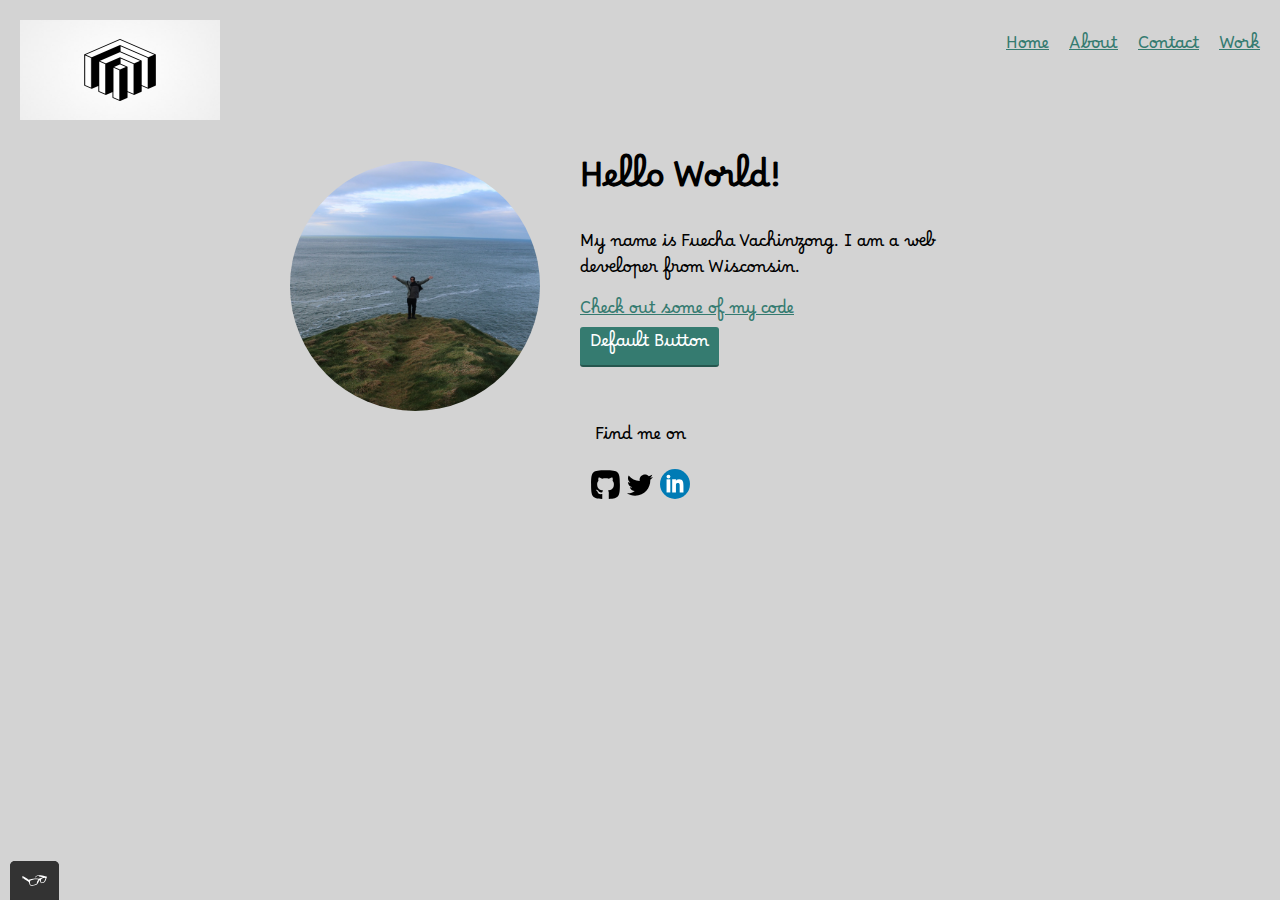
<file: index.html>
<!DOCTYPE html>
<html lang="en">
<head>
    <meta charset="utf-8">
    <meta name="viewport" content="width=device-width, initial-scale=1">
    <link rel="shortcut icon" href="./img/favicon.ico">
    <link rel="preconnect" href="https://fonts.googleapis.com">
    <link rel="preconnect" href="https://fonts.gstatic.com" crossorigin>
    <link href="https://fonts.googleapis.com/css2?family=Borel&display=swap" rel="stylesheet"><!--links font styles to html and css files-->
    <link rel="stylesheet" type="text/css" href="css/styles.production.css"> <!--links css to the html file-->
    <link rel="stylesheet" type="text/css" href="css/normalize.css"><!--normalizes the html files-->
    <!--or CDN option link rel="stylesheet" type="text/css" href="https://cdnjs.cloudflare.com/ajax/libs/normalize/8.0.1/normalize.min.css"-->
    <title>Fuecha Vachinzong Portfolio</title>
</head>
<body>
    <header class="page-header"> 
        <!-- Add logo image here -->
        <img src="img/logo.jpg" alt="logo" class="page-header__item">  
        <nav class="main-navigation page-header__item">
            <ul role="menubar" class="navigation-list">
                <li role="presentation">
                    <a href="index.html" role="menuitem" class="navigation-list__item navigation-list__item--active">Home</a>
                </li>
                <li role="presentation">
                    <a href="about.html" role="menuitem" class="navigation-list__item">About</a>
                </li>
                <li role="presentation">
                    <a href="contact.html" role="menuitem" class="navigation-list__item">Contact</a>
                </li> 
                <li role="presentation">
                    <a href="work.html" role="menuitem" class="navigation-list__item">Work</a>
                </li> 
            </ul>
             
        </nav>
    </header>
        
    <main>
        
        <div class="profile">
            <!-- Add Portrait image here -->
            <img src="img/portrait.jpg" class="profile__portrait" alt="A photograph of me">
            <h1>Hello World!</h1>
            <p>My name is Fuecha Vachinzong. I am a <span>web</span> developer from Wisconsin.</p>
            <a href="#">Check out some of my code</a>
        </div>
        <button type="button">Default Button</button>
    </main>
    <footer class="page-footer">
        <p>Find me on</p>
        <div class="social-media">
            <img src="img/4747499_github_icon.svg" alt="Github">
            <img src="img/104501_twitter_bird_icon.svg" alt="Twitter">
            <img src="img/317750_linkedin_icon.svg" alt="LinkedIn">
        </div>
        

    </footer>
    <script src="js/tota11y.min.js"></script>
</body>
</html>
</file>
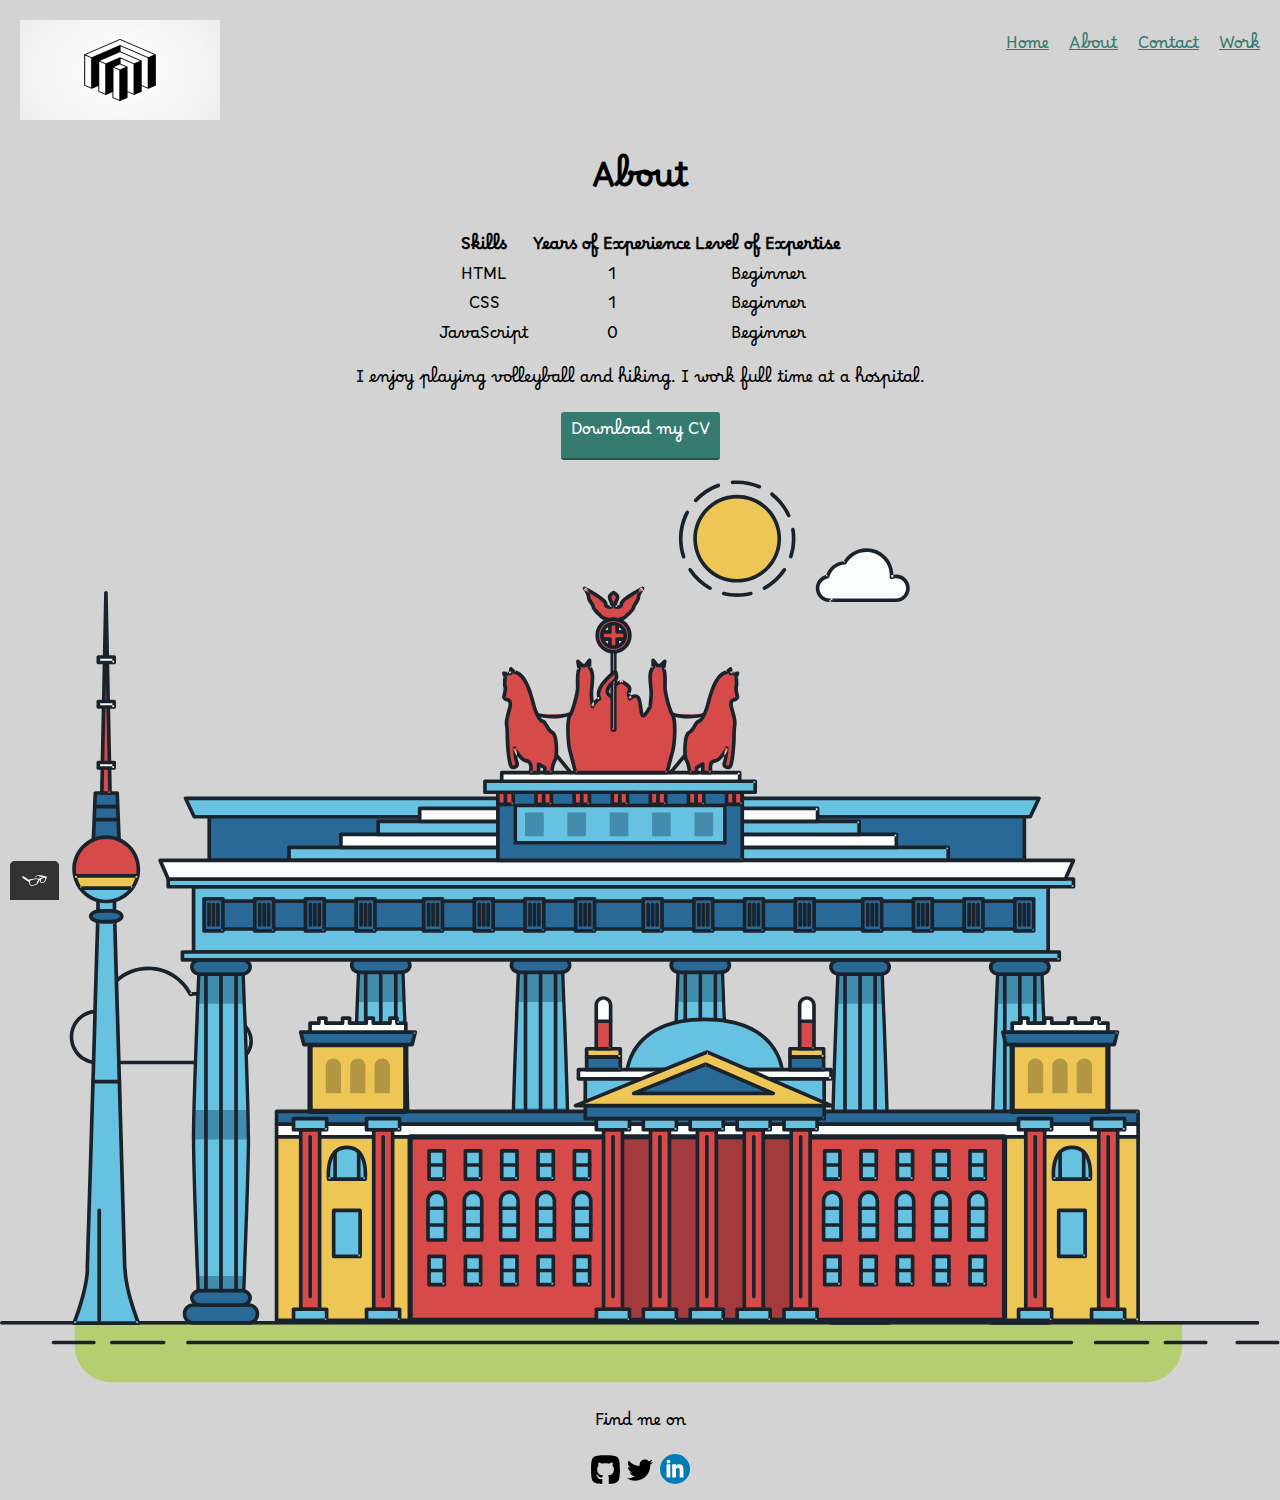
<file: about.html>
<!DOCTYPE html>
<html lang="en">
<head>
    <meta charset="utf-8">
    <meta name="viewport" content="width=device-width, initial-scale=1">
    <link rel="shortcut icon" href="./img/favicon.ico">
    <link rel="preconnect" href="https://fonts.googleapis.com">
    <link rel="preconnect" href="https://fonts.gstatic.com" crossorigin>
    <link href="https://fonts.googleapis.com/css2?family=Borel&display=swap" rel="stylesheet"><!--links font styles to html and css files-->
    <link rel="stylesheet" type="text/css" href="css/styles.production.css"> <!--links css to the html file-->
    <link rel="stylesheet" type="text/css" href="css/normalize.css"><!--normalizes the html files-->
    <!--or CDN option link rel="stylesheet" type="text/css" href="https://cdnjs.cloudflare.com/ajax/libs/normalize/8.0.1/normalize.min.css"-->
    <title>Fuecha Vachinzong Portfolio</title>
</head>
<body>
  <header class="page-header"> 
    <!-- Add logo image here -->
    <img src="img/logo.jpg" alt="logo" class="page-header__item"> 
    <nav class="main-navigation page-header__item">
    <ul role="menubar" class="navigation-list">
        <li role="aria-hidden">
            <a href="index.html" role="menuitem" class="navigation-list__item navigation-list__item--active">Home</a>
        </li>
        <li role="presentation">
            <a href="about.html" role="menuitem" class="navigation-list__item">About</a>
        </li>
        <li role="presentation">
            <a href="contact.html" role="menuitem" class="navigation-list__item">Contact</a>
        </li> 
        <li role="presentation">
            <a href="work.html" role="menuitem" class="navigation-list__item">Work</a>
        </li> 
    </ul>
     
    </nav>
  </header>
        
    <main>
        <div class="info-text">
            <h1 id="about">About</h1>
          <table class="table1">
            <thead>
              <tr>
                <th>Skills</th>
                <th>Years of Experience</th>
                <th>Level of Expertise</th>
              </tr>
            </thead>
            <tbody>
              <tr>
                <td>HTML</td>
                <td>1</td>
                <td>Beginner</td>
              </tr>
              <tr>
                <td>CSS</td>
                <td>1</td>
                <td>Beginner</td>
              </tr>
              <tr>
                <td>JavaScript</td>
                <td>0</td>
                <td>Beginner</td>
              </tr>
            </tbody>
          </table>
          <p>I enjoy playing volleyball and hiking. I work full time at a hospital.</p>
        <a href="#" class="button" target="_blank" download>Download my CV</a>
        <svg id="about-picture" xmlns="http://www.w3.org/2000/svg" class="berlin-illustration" height="auto" viewBox="0 0 700 505" xmlns:xlink="http://www.w3.org/1999/xlink">
          <defs>
              <polygon id="a" points=".06 231.917 .06 .929 688.717 .929 688.717 231.917"></polygon>
          </defs>
          <g fill="none" fill-rule="evenodd">
            <g transform="translate(0 241)" class="cloud-front">
            <path fill="#1A232C" d="M87.602,29 L87.602,28 C87.326,28.001 87.103,28.024 86.927,28.033 L86.979,29.031 L87.947,28.78 C85.741,20.282 78.041,14.002 68.852,14 C67.858,14 66.904,14.096 65.98,14.231 L66.125,15.22 L67.019,14.772 C62.626,6.015 53.567,0.001 43.102,0 C29.041,0.002 17.524,10.848 16.443,24.632 L17.44,24.71 L17.606,23.724 C16.803,23.589 15.969,23.5 15.102,23.5 C6.817,23.501 0.102,30.215 0.102,38.5 C0.102,46.785 6.817,53.499 15.102,53.5 L87.602,53.5 C94.644,53.499 100.351,47.792 100.352,40.75 C100.351,33.708 94.644,28.001 87.602,28 L87.602,30 C90.573,30 93.254,31.202 95.203,33.149 C97.15,35.097 98.351,37.778 98.352,40.75 C98.351,43.722 97.15,46.403 95.203,48.351 C93.254,50.298 90.573,51.5 87.602,51.5 L15.102,51.5 C11.509,51.5 8.265,50.046 5.909,47.692 C3.555,45.337 2.102,42.093 2.102,38.5 C2.102,34.907 3.555,31.663 5.909,29.308 C8.265,26.954 11.509,25.5 15.102,25.5 C15.831,25.5 16.553,25.575 17.273,25.697 C17.551,25.743 17.832,25.672 18.055,25.499 C18.277,25.325 18.414,25.07 18.436,24.789 C19.436,12.04 30.094,1.998 43.102,2 C52.786,1.999 61.163,7.564 65.231,15.669 C65.425,16.055 65.842,16.272 66.27,16.21 C67.132,16.084 67.988,16 68.852,16 C77.108,15.998 84.027,21.647 86.011,29.283 C86.13,29.741 86.557,30.054 87.031,30.03 C87.27,30.017 87.457,29.999 87.602,30 L87.602,29" transform="translate(38 36)"></path>
              </g>
              <path fill="#B5CE6F" d="M646.484,484.382 C646.484,489.501 644.531,494.62 640.627,498.525 C636.722,502.43 631.603,504.382 626.484,504.382 L60.873,504.382 C55.754,504.382 50.636,502.43 46.731,498.525 C42.826,494.62 40.873,489.501 40.873,484.382 L40.873,471.917 L646.484,471.917 L646.484,484.382"></path>
              <polyline fill="#67C2E2" points="334.824 185.029 101.449 185.029 106.209 195.08 563.438 195.08 568.2 185.029 334.824 185.029"></polyline>
              <path fill="#1A232C" d="M334.824,185.029 L334.824,184.029 L101.449,184.029 C101.104,184.029 100.788,184.203 100.604,184.494 C100.42,184.785 100.398,185.146 100.545,185.457 L105.306,195.508 C105.471,195.856 105.824,196.079 106.209,196.079 L563.438,196.079 C563.824,196.079 564.177,195.856 564.342,195.508 L569.104,185.457 C569.251,185.146 569.229,184.785 569.045,184.494 C568.861,184.203 568.544,184.029 568.2,184.029 L334.824,184.029 L334.824,186.029 L566.62,186.029 L562.806,194.08 L106.842,194.08 L103.029,186.029 L334.824,186.029 L334.824,185.029"></path>
              <polygon fill="#296997" points="114.416 218.974 560.222 218.974 560.222 195.08 114.416 195.08"></polygon>
              <path fill="#1A232C" d="M560.222,218.974 L560.222,217.974 L115.416,217.974 L115.416,196.079 L559.222,196.079 L559.222,218.974 L560.222,218.974 L560.222,217.974 L560.222,218.974 L561.222,218.974 L561.222,195.08 C561.222,194.816 561.115,194.559 560.929,194.372 C560.742,194.186 560.485,194.08 560.222,194.08 L114.416,194.08 C114.152,194.08 113.895,194.186 113.708,194.372 C113.522,194.559 113.416,194.816 113.416,195.08 L113.416,218.974 C113.416,219.237 113.522,219.495 113.708,219.681 C113.895,219.867 114.152,219.974 114.416,219.974 L560.222,219.974 C560.485,219.974 560.742,219.867 560.929,219.681 C561.115,219.495 561.222,219.237 561.222,218.974 L560.222,218.974"></path>
              <polygon fill="#67C2E2" points="105.85 269.08 573.225 269.08 573.225 233.398 105.85 233.398"></polygon>
              <path fill="#1A232C" d="M573.225,233.398 L573.225,232.398 L105.85,232.398 C105.587,232.398 105.329,232.505 105.143,232.691 C104.957,232.877 104.85,233.134 104.85,233.398 L104.85,269.08 C104.85,269.344 104.957,269.601 105.143,269.788 C105.329,269.974 105.587,270.08 105.85,270.08 L573.225,270.08 C573.488,270.08 573.745,269.974 573.932,269.788 C574.118,269.601 574.225,269.344 574.225,269.08 L574.225,233.398 C574.225,233.134 574.118,232.877 573.932,232.691 C573.745,232.505 573.488,232.398 573.225,232.398 L573.225,233.398 L572.225,233.398 L572.225,268.08 L106.85,268.08 L106.85,234.398 L573.225,234.398 L573.225,233.398 L572.225,233.398 L573.225,233.398"></path>
              <polygon fill="#296997" points="116.751 256.508 562.557 256.508 562.557 241.243 116.751 241.243"></polygon>
              <path fill="#1A232C" d="M562.557,256.508 L562.557,255.508 L117.75,255.508 L117.75,242.243 L561.557,242.243 L561.557,256.508 L562.557,256.508 L562.557,255.508 L562.557,256.508 L563.557,256.508 L563.557,241.243 C563.557,240.979 563.45,240.722 563.264,240.535 C563.078,240.349 562.82,240.243 562.557,240.243 L116.75,240.243 C116.487,240.243 116.23,240.349 116.043,240.535 C115.857,240.722 115.751,240.979 115.751,241.243 L115.751,256.508 C115.751,256.771 115.857,257.029 116.043,257.215 C116.23,257.401 116.487,257.508 116.751,257.508 L562.557,257.508 C562.82,257.508 563.077,257.401 563.264,257.215 C563.45,257.029 563.557,256.771 563.557,256.508 L562.557,256.508"></path>
              <polygon fill="#67C2E2" points="158.07 218.974 518.563 218.974 518.563 211.858 158.07 211.858"></polygon>
              <path fill="#1A232C" d="M518.563,211.858 L518.563,210.858 L158.07,210.858 C157.807,210.858 157.549,210.964 157.363,211.151 C157.177,211.337 157.07,211.594 157.07,211.858 L157.07,218.974 C157.07,219.237 157.177,219.495 157.363,219.681 C157.549,219.867 157.807,219.974 158.07,219.974 L518.563,219.974 C518.826,219.974 519.083,219.867 519.27,219.681 C519.456,219.495 519.562,219.237 519.562,218.974 L519.562,211.858 C519.562,211.594 519.456,211.337 519.27,211.151 C519.083,210.964 518.826,210.858 518.563,210.858 L518.563,211.858 L517.563,211.858 L517.563,217.974 L159.07,217.974 L159.07,212.858 L518.563,212.858 L518.563,211.858 L517.563,211.858 L518.563,211.858"></path>
              <polygon fill="#FBFDFC" points="186.438 211.858 490.194 211.858 490.194 204.741 186.438 204.741"></polygon>
              <path fill="#1A232C" d="M490.194,204.741 L490.194,203.741 L186.438,203.741 C186.175,203.741 185.917,203.848 185.731,204.034 C185.545,204.221 185.438,204.478 185.438,204.741 L185.438,211.858 C185.438,212.121 185.545,212.379 185.731,212.565 C185.917,212.751 186.175,212.858 186.438,212.858 L490.194,212.858 C490.458,212.858 490.715,212.751 490.902,212.565 C491.088,212.379 491.194,212.121 491.194,211.858 L491.194,204.741 C491.194,204.478 491.088,204.221 490.902,204.034 C490.715,203.848 490.458,203.741 490.194,203.741 L490.194,204.741 L489.194,204.741 L489.194,210.858 L187.438,210.858 L187.438,205.741 L490.194,205.741 L490.194,204.741 L489.194,204.741 L490.194,204.741"></path>
              <polygon fill="#67C2E2" points="206.805 204.741 469.828 204.741 469.828 197.624 206.805 197.624"></polygon>
              <path fill="#1A232C" d="M469.828,197.624 L469.828,196.624 L206.805,196.624 C206.541,196.624 206.284,196.731 206.098,196.917 C205.911,197.103 205.805,197.361 205.805,197.624 L205.805,204.741 C205.805,205.005 205.911,205.262 206.098,205.449 C206.284,205.635 206.541,205.741 206.805,205.741 L469.828,205.741 C470.091,205.741 470.349,205.635 470.535,205.449 C470.722,205.262 470.828,205.005 470.828,204.741 L470.828,197.624 C470.828,197.361 470.722,197.103 470.535,196.917 C470.349,196.731 470.091,196.624 469.828,196.624 L469.828,197.624 L468.828,197.624 L468.828,203.741 L207.805,203.741 L207.805,198.624 L469.828,198.624 L469.828,197.624 L468.828,197.624 L469.828,197.624"></path>
              <polygon fill="#FBFDFC" points="229.521 197.624 447.111 197.624 447.111 190.509 229.521 190.509"></polygon>
              <path fill="#1A232C" d="M447.111,190.509 L447.111,189.509 L229.521,189.509 C229.258,189.509 229,189.616 228.814,189.802 C228.628,189.988 228.521,190.246 228.521,190.509 L228.521,197.624 C228.521,197.888 228.628,198.145 228.814,198.332 C229,198.518 229.258,198.624 229.521,198.624 L447.111,198.624 C447.375,198.624 447.632,198.518 447.818,198.332 C448.005,198.145 448.111,197.888 448.111,197.624 L448.111,190.509 C448.111,190.246 448.005,189.988 447.818,189.802 C447.632,189.616 447.375,189.509 447.111,189.509 L447.111,190.509 L446.111,190.509 L446.111,196.624 L230.521,196.624 L230.521,191.509 L447.111,191.509 L447.111,190.509 L446.111,190.509 L447.111,190.509"></path>
              <path fill="#67C2E2" d="M135.607,355.447 C135.163,337.766 134.264,313.326 133.648,297.387 C133.274,287.721 133.004,281.18 133.004,281.18 L108.722,281.18 C108.722,281.18 108.452,287.721 108.079,297.387 C107.462,313.326 106.563,337.766 106.119,355.447 C105.953,362.059 105.85,367.732 105.85,371.653 L105.85,371.654 C105.85,386.117 107.243,424.332 108.089,446.189 C108.457,455.706 108.722,462.126 108.722,462.126 L133.004,462.126 C133.004,462.126 133.269,455.706 133.637,446.189 C134.482,424.332 135.876,386.117 135.876,371.654 L135.876,371.653 C135.876,367.732 135.773,362.059 135.607,355.447"></path>
              <path fill="#428DAE" d="M133.648 297.387L108.079 297.387C108.452 287.721 108.722 281.18 108.722 281.18L133.004 281.18C133.004 281.18 133.274 287.721 133.648 297.387M135.876 371.654L105.85 371.654 105.85 371.653C105.85 367.732 105.953 362.059 106.119 355.447L135.607 355.447C135.773 362.059 135.876 367.732 135.876 371.653L135.876 371.654M133.004 462.126L108.722 462.126C108.722 462.126 108.457 455.706 108.089 446.189L133.637 446.189C133.269 455.706 133.004 462.126 133.004 462.126"></path>
              <path fill="#1A232C" d="M109.612,461.199 L132.114,461.199 C132.447,453.007 134.949,390.886 134.949,371.653 C134.949,352.42 132.447,290.299 132.114,282.108 L109.612,282.108 C109.279,290.299 106.778,352.42 106.778,371.653 C106.778,390.886 109.279,453.007 109.612,461.199 Z M133.895,463.054 L107.832,463.054 L107.794,462.164 C107.766,461.466 104.922,392.193 104.922,371.653 C104.922,351.114 107.766,281.839 107.794,281.142 L107.832,280.252 L133.895,280.252 L133.931,281.142 C133.96,281.839 136.804,351.114 136.804,371.653 C136.804,392.193 133.96,461.466 133.931,462.164 L133.895,463.054 L133.895,463.054 Z"></path>
              <path fill="#1A232C" d="M111.638 281.18L111.638 462.126C111.638 462.679 112.086 463.126 112.638 463.126 113.19 463.126 113.638 462.679 113.638 462.126L113.638 281.18C113.638 280.628 113.19 280.18 112.638 280.18 112.086 280.18 111.638 280.628 111.638 281.18M119.863 281.18L119.863 462.126C119.863 462.679 120.311 463.126 120.863 463.126 121.416 463.126 121.863 462.679 121.863 462.126L121.863 281.18C121.863 280.628 121.416 280.18 120.863 280.18 120.311 280.18 119.863 280.628 119.863 281.18M128.088 281.18L128.088 462.126C128.088 462.679 128.536 463.126 129.088 463.126 129.64 463.126 130.088 462.679 130.088 462.126L130.088 281.18C130.088 280.628 129.64 280.18 129.088 280.18 128.536 280.18 128.088 280.628 128.088 281.18"></path>
              <path fill="#296997" d="M136.79,277.265 C136.79,279.418 134.675,281.18 132.09,281.18 L109.636,281.18 C107.051,281.18 104.936,279.418 104.936,277.265 C104.936,275.111 107.051,273.349 109.636,273.349 L132.09,273.349 C134.675,273.349 136.79,275.111 136.79,277.265"></path>
              <path fill="#1A232C" d="M136.79,277.265 L135.79,277.265 C135.789,278.005 135.433,278.704 134.769,279.262 C134.109,279.814 133.155,280.181 132.09,280.18 L109.636,280.18 C108.571,280.181 107.617,279.814 106.956,279.262 C106.293,278.704 105.936,278.005 105.936,277.265 C105.936,276.524 106.293,275.825 106.957,275.267 C107.617,274.715 108.571,274.348 109.636,274.349 L132.09,274.349 C133.155,274.348 134.109,274.716 134.769,275.267 C135.433,275.825 135.789,276.524 135.79,277.265 L137.79,277.265 C137.791,275.851 137.09,274.593 136.049,273.731 C135.006,272.863 133.61,272.35 132.09,272.349 L109.636,272.349 C108.116,272.35 106.72,272.863 105.676,273.731 C104.636,274.593 103.935,275.851 103.936,277.265 C103.935,278.678 104.636,279.937 105.677,280.798 C106.72,281.666 108.116,282.179 109.636,282.18 L132.09,282.18 C133.61,282.179 135.006,281.666 136.049,280.798 C137.09,279.937 137.791,278.678 137.79,277.265 L136.79,277.265"></path>
              <path fill="#296997" d="M140.775,467.217 C140.775,469.803 138.661,471.917 136.076,471.917 L105.65,471.917 C103.065,471.917 100.951,469.803 100.951,467.217 L100.951,466.825 C100.951,464.241 103.065,462.126 105.65,462.126 L136.076,462.126 C138.661,462.126 140.775,464.241 140.775,466.825 L140.775,467.217"></path>
              <path fill="#1A232C" d="M140.775,467.217 L139.775,467.217 C139.775,468.235 139.361,469.155 138.688,469.83 C138.013,470.503 137.093,470.917 136.076,470.917 L105.65,470.917 C104.633,470.917 103.713,470.504 103.038,469.83 C102.365,469.155 101.951,468.235 101.951,467.217 L101.951,466.825 C101.951,465.808 102.365,464.889 103.038,464.214 C103.713,463.54 104.633,463.127 105.65,463.126 L136.076,463.126 C137.093,463.127 138.013,463.54 138.688,464.214 C139.362,464.889 139.775,465.808 139.775,466.825 L139.775,467.217 L141.775,467.217 L141.775,466.825 C141.772,463.684 139.217,461.13 136.076,461.126 L105.65,461.126 C102.509,461.13 99.955,463.684 99.951,466.825 L99.951,467.217 C99.954,470.36 102.509,472.914 105.65,472.917 L136.076,472.917 C139.217,472.914 141.772,470.36 141.775,467.217 L140.775,467.217"></path>
              <path fill="#296997" d="M136.79,458.208 C136.79,460.363 134.675,462.126 132.09,462.126 L109.636,462.126 C107.051,462.126 104.936,460.363 104.936,458.208 C104.936,456.057 107.051,454.292 109.636,454.292 L132.09,454.292 C134.675,454.292 136.79,456.057 136.79,458.208"></path>
              <path fill="#1A232C" d="M136.79,458.208 L135.79,458.208 C135.789,458.949 135.432,459.649 134.769,460.207 C134.108,460.76 133.154,461.128 132.09,461.126 L109.636,461.126 C108.572,461.128 107.617,460.76 106.957,460.207 C106.293,459.649 105.936,458.949 105.936,458.208 C105.936,457.47 106.293,456.77 106.957,456.212 C107.617,455.659 108.572,455.291 109.636,455.292 L132.09,455.292 C133.154,455.291 134.108,455.659 134.769,456.212 C135.433,456.77 135.789,457.47 135.79,458.208 L137.79,458.208 C137.791,456.796 137.09,455.538 136.05,454.675 C135.006,453.808 133.61,453.294 132.09,453.292 L109.636,453.292 C108.115,453.294 106.719,453.808 105.676,454.675 C104.636,455.538 103.935,456.796 103.936,458.208 C103.935,459.622 104.636,460.881 105.676,461.743 C106.72,462.611 108.116,463.125 109.636,463.126 L132.09,463.126 C133.61,463.125 135.006,462.611 136.05,461.743 C137.09,460.881 137.791,459.622 137.79,458.208 L136.79,458.208"></path>
              <path fill="#67C2E2" d="M572.471,355.447 C572.025,337.766 571.126,313.326 570.51,297.387 C570.137,287.721 569.867,281.18 569.867,281.18 L545.585,281.18 C545.585,281.18 545.315,287.721 544.942,297.387 C544.326,313.326 543.427,337.766 542.981,355.447 C542.815,362.059 542.713,367.732 542.713,371.653 L542.713,371.654 C542.713,386.117 544.107,424.332 544.952,446.189 C545.32,455.706 545.585,462.126 545.585,462.126 L569.867,462.126 C569.867,462.126 570.132,455.706 570.499,446.189 C571.346,424.332 572.739,386.117 572.739,371.654 L572.739,371.653 C572.739,367.732 572.637,362.059 572.471,355.447"></path>
              <path fill="#428DAE" d="M569.582 297.387L566.951 297.387 566.951 282.108 568.977 282.108C569.063 284.206 569.29 289.841 569.582 297.387M564.951 297.387L545.871 297.387C546.162 289.841 546.39 284.206 546.476 282.108L564.951 282.108 564.951 297.387M571.8 369.187L566.951 369.187 566.951 356.265 571.562 356.265C571.685 361.272 571.771 365.701 571.8 369.187M564.951 369.187L543.653 369.187C543.684 365.512 543.777 360.79 543.912 355.447L553.551 355.447 553.551 356.265 564.951 356.265 564.951 369.187"></path>
              <path fill="#1A232C" d="M546.476,461.199 L568.977,461.199 C569.31,453.007 571.812,390.886 571.812,371.653 C571.812,352.42 569.31,290.299 568.977,282.108 L546.476,282.108 C546.142,290.299 543.642,352.42 543.642,371.653 C543.642,390.886 546.142,453.007 546.476,461.199 M570.758,463.054 L544.694,463.054 L544.658,462.164 C544.629,461.466 541.785,392.193 541.785,371.653 C541.785,351.114 544.629,281.839 544.658,281.142 L544.694,280.252 L570.758,280.252 L570.795,281.142 C570.823,281.839 573.667,351.114 573.667,371.653 C573.667,392.193 570.823,461.466 570.795,462.164 L570.758,463.054"></path>
              <path fill="#1A232C" d="M548.501 281.18L548.501 462.126C548.501 462.679 548.949 463.126 549.501 463.126 550.053 463.126 550.501 462.679 550.501 462.126L550.501 281.18C550.501 280.628 550.053 280.18 549.501 280.18 548.949 280.18 548.501 280.628 548.501 281.18M556.727 281.18L556.727 462.126C556.727 462.679 557.174 463.126 557.727 463.126 558.279 463.126 558.727 462.679 558.727 462.126L558.727 281.18C558.727 280.628 558.279 280.18 557.727 280.18 557.174 280.18 556.727 280.628 556.727 281.18M564.951 281.18L564.951 462.126C564.951 462.679 565.399 463.126 565.951 463.126 566.503 463.126 566.951 462.679 566.951 462.126L566.951 281.18C566.951 280.628 566.503 280.18 565.951 280.18 565.399 280.18 564.951 280.628 564.951 281.18"></path>
              <path fill="#296997" d="M573.653,277.265 C573.653,279.418 571.537,281.18 568.953,281.18 L546.499,281.18 C543.915,281.18 541.799,279.418 541.799,277.265 C541.799,275.111 543.915,273.349 546.499,273.349 L568.953,273.349 C571.537,273.349 573.653,275.111 573.653,277.265"></path>
              <path fill="#1A232C" d="M573.653,277.265 L572.653,277.265 C572.653,278.005 572.296,278.704 571.632,279.262 C570.972,279.814 570.017,280.181 568.953,280.18 L546.499,280.18 C545.435,280.181 544.48,279.814 543.82,279.262 C543.156,278.704 542.8,278.005 542.799,277.265 C542.8,276.525 543.156,275.825 543.82,275.267 C544.481,274.715 545.435,274.348 546.499,274.349 L568.953,274.349 C570.017,274.348 570.972,274.715 571.632,275.267 C572.296,275.825 572.653,276.525 572.653,277.265 L574.653,277.265 C574.654,275.851 573.953,274.593 572.912,273.731 C571.869,272.863 570.473,272.35 568.953,272.349 L546.499,272.349 C544.979,272.35 543.583,272.863 542.54,273.731 C541.499,274.593 540.798,275.851 540.799,277.265 C540.798,278.679 541.499,279.937 542.54,280.798 C543.583,281.666 544.979,282.179 546.499,282.18 L568.953,282.18 C570.473,282.179 571.869,281.666 572.912,280.798 C573.953,279.937 574.654,278.679 574.653,277.265 L573.653,277.265"></path>
              <path fill="#296997" d="M577.639,467.217 C577.639,469.803 575.524,471.917 572.938,471.917 L542.514,471.917 C539.929,471.917 537.813,469.803 537.813,467.217 L537.813,466.825 C537.813,464.241 539.929,462.126 542.514,462.126 L572.938,462.126 C575.524,462.126 577.639,464.241 577.639,466.825 L577.639,467.217"></path>
              <path fill="#1A232C" d="M577.639,467.217 L576.639,467.217 C576.638,468.235 576.225,469.155 575.551,469.83 C574.876,470.503 573.956,470.917 572.938,470.917 L542.514,470.917 C541.497,470.917 540.576,470.503 539.901,469.83 C539.227,469.155 538.814,468.234 538.813,467.217 L538.813,466.825 C538.814,465.808 539.227,464.889 539.901,464.214 C540.576,463.54 541.497,463.127 542.514,463.126 L572.938,463.126 C573.956,463.127 574.876,463.54 575.551,464.214 C576.225,464.888 576.638,465.808 576.639,466.825 L576.639,467.217 L578.639,467.217 L578.639,466.825 C578.635,463.684 576.081,461.13 572.938,461.126 L542.514,461.126 C539.372,461.13 536.817,463.684 536.813,466.825 L536.813,467.217 C536.817,470.36 539.372,472.914 542.514,472.917 L572.938,472.917 C576.081,472.914 578.635,470.359 578.639,467.217 L577.639,467.217"></path>
              <path fill="#296997" d="M573.653,458.208 C573.653,460.363 571.537,462.126 568.953,462.126 L546.499,462.126 C543.915,462.126 541.799,460.363 541.799,458.208 C541.799,456.057 543.915,454.292 546.499,454.292 L568.953,454.292 C571.537,454.292 573.653,456.057 573.653,458.208"></path>
              <path fill="#1A232C" d="M573.653,458.208 L572.653,458.208 C572.653,458.949 572.296,459.649 571.632,460.207 C570.971,460.76 570.017,461.128 568.953,461.126 L546.499,461.126 C545.435,461.128 544.481,460.76 543.82,460.207 C543.157,459.649 542.799,458.949 542.799,458.208 C542.799,457.47 543.156,456.77 543.82,456.212 C544.481,455.659 545.435,455.291 546.499,455.292 L568.953,455.292 C570.017,455.291 570.971,455.659 571.632,456.212 C572.296,456.77 572.653,457.47 572.653,458.208 L574.653,458.208 C574.654,456.796 573.953,455.538 572.912,454.675 C571.869,453.808 570.473,453.294 568.953,453.292 L546.499,453.292 C544.979,453.294 543.583,453.808 542.54,454.675 C541.499,455.538 540.798,456.796 540.799,458.208 C540.798,459.622 541.499,460.881 542.54,461.743 C543.583,462.611 544.979,463.125 546.499,463.126 L568.953,463.126 C570.473,463.125 571.869,462.611 572.912,461.743 C573.953,460.881 574.654,459.622 574.653,458.208 L573.653,458.208"></path>
              <path fill="#67C2E2" d="M485.098,355.447 C484.654,337.766 483.753,313.326 483.137,297.387 C482.764,287.721 482.494,281.18 482.494,281.18 L458.213,281.18 C458.213,281.18 457.942,287.721 457.569,297.387 C456.953,313.326 456.055,337.766 455.608,355.447 C455.443,362.059 455.34,367.732 455.34,371.653 L455.34,371.654 C455.34,386.117 456.733,424.332 457.58,446.189 C457.948,455.706 458.213,462.126 458.213,462.126 L482.494,462.126 C482.494,462.126 482.759,455.706 483.126,446.189 C483.973,424.332 485.366,386.117 485.366,371.654 L485.366,371.653 C485.366,367.732 485.265,362.059 485.098,355.447"></path>
              <path fill="#428DAE" d="M483.137 297.387L457.569 297.387C457.942 287.721 458.213 281.18 458.213 281.18L482.494 281.18C482.494 281.18 482.764 287.721 483.137 297.387M485.355 369.187L455.351 369.187C455.382 365.502 455.475 360.78 455.608 355.447L485.098 355.447C485.232 360.78 485.325 365.502 485.355 369.187"></path>
              <path fill="#1A232C" d="M459.103,461.199 L481.605,461.199 C481.938,453.007 484.439,390.886 484.439,371.653 C484.439,352.42 481.938,290.299 481.605,282.108 L459.103,282.108 C458.769,290.299 456.268,352.42 456.268,371.653 C456.268,390.886 458.769,453.007 459.103,461.199 Z M483.386,463.054 L457.321,463.054 L457.285,462.164 C457.256,461.466 454.412,392.193 454.412,371.653 C454.412,351.114 457.256,281.839 457.285,281.142 L457.321,280.252 L483.386,280.252 L483.422,281.142 C483.45,281.839 486.294,351.114 486.294,371.653 C486.294,392.193 483.45,461.466 483.422,462.164 L483.386,463.054 L483.386,463.054 Z"></path>
              <path fill="#1A232C" d="M461.128 281.18L461.128 462.126C461.128 462.679 461.576 463.126 462.128 463.126 462.68 463.126 463.128 462.679 463.128 462.126L463.128 281.18C463.128 280.628 462.68 280.18 462.128 280.18 461.576 280.18 461.128 280.628 461.128 281.18M469.354 281.18L469.354 462.126C469.354 462.679 469.801 463.126 470.354 463.126 470.906 463.126 471.354 462.679 471.354 462.126L471.354 281.18C471.354 280.628 470.906 280.18 470.354 280.18 469.801 280.18 469.354 280.628 469.354 281.18M477.578 281.18L477.578 462.126C477.578 462.679 478.026 463.126 478.578 463.126 479.13 463.126 479.578 462.679 479.578 462.126L479.578 281.18C479.578 280.628 479.13 280.18 478.578 280.18 478.026 280.18 477.578 280.628 477.578 281.18"></path>
              <path fill="#296997" d="M486.281,277.265 C486.281,279.418 484.164,281.18 481.58,281.18 L459.126,281.18 C456.542,281.18 454.426,279.418 454.426,277.265 C454.426,275.111 456.542,273.349 459.126,273.349 L481.58,273.349 C484.164,273.349 486.281,275.111 486.281,277.265"></path>
              <path fill="#1A232C" d="M486.281,277.265 L485.281,277.265 C485.281,278.005 484.924,278.704 484.26,279.262 C483.599,279.814 482.644,280.181 481.58,280.18 L459.126,280.18 C458.062,280.181 457.107,279.814 456.447,279.262 C455.783,278.704 455.427,278.005 455.426,277.265 C455.427,276.525 455.783,275.825 456.447,275.267 C457.108,274.715 458.062,274.348 459.126,274.349 L481.58,274.349 C482.644,274.348 483.599,274.716 484.26,275.268 C484.924,275.825 485.281,276.525 485.281,277.265 L487.281,277.265 C487.282,275.851 486.58,274.593 485.54,273.731 C484.496,272.863 483.1,272.35 481.58,272.349 L459.126,272.349 C457.606,272.35 456.21,272.863 455.167,273.731 C454.126,274.593 453.425,275.851 453.426,277.265 C453.425,278.679 454.126,279.937 455.167,280.798 C456.21,281.666 457.606,282.179 459.126,282.18 L481.58,282.18 C483.1,282.179 484.496,281.666 485.54,280.799 C486.58,279.937 487.282,278.679 487.281,277.265 L486.281,277.265"></path>
              <path fill="#296997" d="M490.266,467.217 C490.266,469.803 488.151,471.917 485.565,471.917 L455.141,471.917 C452.556,471.917 450.44,469.803 450.44,467.217 L450.44,466.825 C450.44,464.241 452.556,462.126 455.141,462.126 L485.565,462.126 C488.151,462.126 490.266,464.241 490.266,466.825 L490.266,467.217"></path>
              <path fill="#1A232C" d="M490.266,467.217 L489.266,467.217 C489.265,468.235 488.852,469.155 488.178,469.83 C487.503,470.503 486.583,470.917 485.565,470.917 L455.141,470.917 C454.124,470.917 453.203,470.503 452.528,469.83 C451.854,469.155 451.441,468.234 451.44,467.217 L451.44,466.825 C451.441,465.808 451.854,464.889 452.528,464.214 C453.203,463.54 454.124,463.127 455.141,463.126 L485.565,463.126 C486.583,463.127 487.503,463.54 488.178,464.214 C488.852,464.888 489.265,465.808 489.266,466.825 L489.266,467.217 L491.266,467.217 L491.266,466.825 C491.262,463.684 488.708,461.13 485.565,461.126 L455.141,461.126 C451.999,461.13 449.444,463.684 449.44,466.825 L449.44,467.217 C449.444,470.36 451.999,472.914 455.141,472.917 L485.565,472.917 C488.708,472.914 491.262,470.359 491.266,467.217 L490.266,467.217"></path>
              <path fill="#296997" d="M486.281,458.208 C486.281,460.363 484.164,462.126 481.58,462.126 L459.126,462.126 C456.542,462.126 454.426,460.363 454.426,458.208 C454.426,456.057 456.542,454.292 459.126,454.292 L481.58,454.292 C484.164,454.292 486.281,456.057 486.281,458.208"></path>
              <path fill="#1A232C" d="M486.281,458.208 L485.281,458.208 C485.281,458.949 484.923,459.649 484.26,460.207 C483.599,460.76 482.644,461.128 481.58,461.126 L459.126,461.126 C458.062,461.128 457.108,460.76 456.447,460.207 C455.784,459.649 455.427,458.949 455.426,458.208 C455.426,457.47 455.783,456.77 456.447,456.212 C457.108,455.659 458.062,455.291 459.126,455.292 L481.58,455.292 C482.644,455.291 483.598,455.659 484.26,456.212 C484.924,456.77 485.281,457.47 485.281,458.208 L487.281,458.208 C487.282,456.795 486.58,455.538 485.54,454.675 C484.496,453.808 483.1,453.294 481.58,453.292 L459.126,453.292 C457.606,453.294 456.21,453.808 455.167,454.675 C454.126,455.538 453.425,456.796 453.426,458.208 C453.425,459.622 454.126,460.881 455.167,461.743 C456.21,462.611 457.606,463.125 459.126,463.126 L481.58,463.126 C483.1,463.125 484.496,462.611 485.54,461.743 C486.581,460.881 487.282,459.622 487.281,458.208 L486.281,458.208"></path>
              <path fill="#67C2E2" d="M397.726,354.466 C397.28,336.787 396.381,312.346 395.765,296.407 C395.392,286.742 395.122,280.2 395.122,280.2 L370.84,280.2 C370.84,280.2 370.57,286.742 370.197,296.407 C369.581,312.346 368.682,336.787 368.236,354.466 C368.07,361.078 367.968,366.751 367.968,370.672 L367.968,370.673 C367.968,385.136 369.361,423.352 370.207,445.208 C370.575,454.726 370.84,461.146 370.84,461.146 L395.122,461.146 C395.122,461.146 395.386,454.726 395.754,445.208 C396.601,423.352 397.994,385.136 397.994,370.673 L397.994,370.672 C397.994,366.751 397.892,361.078 397.726,354.466"></path>
              <path fill="#428DAE" d="M394.837 296.407L392.206 296.407 392.206 281.127 394.233 281.127C394.318 283.225 394.545 288.861 394.837 296.407L394.837 296.407zM383.981 296.407L390.206 296.407 390.206 281.127 383.981 281.127 383.981 296.407zM375.756 296.407L381.98 296.407 381.98 281.127 375.756 281.127 375.756 296.407zM373.756 296.407L371.126 296.407C371.417 288.861 371.645 283.225 371.73 281.127L373.756 281.127 373.756 296.407 373.756 296.407zM397.062 369.187L392.206 369.187 392.206 354.466 396.796 354.466C396.943 360.298 397.041 365.389 397.062 369.187L397.062 369.187zM383.981 369.187L390.206 369.187 390.206 354.466 383.981 354.466 383.981 369.187zM375.756 369.187L381.98 369.187 381.98 354.466 375.756 354.466 375.756 369.187zM373.756 369.187L368.9 369.187C368.921 365.389 369.019 360.298 369.166 354.466L373.756 354.466 373.756 369.187 373.756 369.187z"></path>
              <path fill="#1A232C" d="M371.73,460.218 L394.233,460.218 C394.565,452.027 397.066,389.906 397.066,370.672 C397.066,351.44 394.565,289.319 394.233,281.127 L371.73,281.127 C371.397,289.319 368.895,351.44 368.895,370.672 C368.895,389.906 371.397,452.027 371.73,460.218 M396.013,462.074 L369.949,462.074 L369.912,461.184 C369.884,460.486 367.04,391.212 367.04,370.672 C367.04,350.133 369.884,280.859 369.912,280.162 L369.949,279.272 L396.013,279.272 L396.05,280.162 C396.078,280.859 398.922,350.133 398.922,370.672 C398.922,391.212 396.078,460.486 396.05,461.184 L396.013,462.074"></path>
              <path fill="#1A232C" d="M373.756 280.2L373.756 461.146C373.756 461.698 374.203 462.146 374.756 462.146 375.308 462.146 375.756 461.698 375.756 461.146L375.756 280.2C375.756 279.647 375.308 279.2 374.756 279.2 374.203 279.2 373.756 279.647 373.756 280.2M381.98 280.2L381.98 461.146C381.98 461.698 382.428 462.146 382.98 462.146 383.533 462.146 383.981 461.698 383.981 461.146L383.981 280.2C383.981 279.647 383.533 279.2 382.98 279.2 382.428 279.2 381.98 279.647 381.98 280.2M390.206 280.2L390.206 461.146C390.206 461.698 390.654 462.146 391.206 462.146 391.758 462.146 392.206 461.698 392.206 461.146L392.206 280.2C392.206 279.647 391.758 279.2 391.206 279.2 390.654 279.2 390.206 279.647 390.206 280.2"></path>
              <path fill="#296997" d="M398.908,276.285 C398.908,278.439 396.792,280.2 394.208,280.2 L371.754,280.2 C369.17,280.2 367.053,278.439 367.053,276.285 C367.053,274.13 369.17,272.369 371.754,272.369 L394.208,272.369 C396.792,272.369 398.908,274.13 398.908,276.285"></path>
              <path fill="#1A232C" d="M398.908,276.285 L397.908,276.285 C397.907,277.025 397.551,277.724 396.887,278.281 C396.227,278.833 395.272,279.201 394.208,279.2 L371.754,279.2 C370.69,279.201 369.735,278.833 369.074,278.281 C368.41,277.724 368.053,277.025 368.053,276.285 C368.053,275.544 368.41,274.845 369.074,274.287 C369.735,273.735 370.69,273.367 371.754,273.369 L394.208,273.369 C395.272,273.367 396.227,273.735 396.887,274.287 C397.551,274.844 397.907,275.544 397.908,276.285 L399.908,276.285 C399.909,274.871 399.208,273.612 398.167,272.75 C397.124,271.883 395.728,271.37 394.208,271.369 L371.754,271.369 C370.234,271.37 368.838,271.883 367.794,272.75 C366.754,273.612 366.052,274.871 366.053,276.285 C366.052,277.699 366.754,278.957 367.795,279.818 C368.838,280.686 370.234,281.198 371.754,281.2 L394.208,281.2 C395.728,281.198 397.123,280.686 398.167,279.818 C399.208,278.957 399.909,277.698 399.908,276.285 L398.908,276.285"></path>
              <path fill="#296997" d="M402.894,466.237 C402.894,468.823 400.779,470.937 398.193,470.937 L367.768,470.937 C365.183,470.937 363.068,468.823 363.068,466.237 L363.068,465.844 C363.068,463.26 365.183,461.146 367.768,461.146 L398.193,461.146 C400.779,461.146 402.894,463.26 402.894,465.844 L402.894,466.237"></path>
              <path fill="#1A232C" d="M402.894,466.237 L401.894,466.237 C401.893,467.254 401.48,468.174 400.806,468.849 C400.131,469.523 399.211,469.937 398.193,469.937 L367.768,469.937 C366.751,469.937 365.831,469.523 365.156,468.849 C364.482,468.174 364.069,467.254 364.068,466.237 L364.068,465.844 C364.069,464.828 364.482,463.908 365.156,463.233 C365.831,462.56 366.751,462.146 367.768,462.146 L398.193,462.146 C399.211,462.146 400.131,462.56 400.806,463.233 C401.48,463.908 401.893,464.828 401.894,465.844 L401.894,466.237 L403.894,466.237 L403.894,465.844 C403.89,462.703 401.336,460.15 398.193,460.146 L367.768,460.146 C364.626,460.15 362.072,462.703 362.068,465.844 L362.068,466.237 C362.072,469.379 364.626,471.933 367.768,471.937 L398.193,471.937 C401.336,471.933 403.89,469.379 403.894,466.237 L402.894,466.237"></path>
              <path fill="#296997" d="M398.908,457.228 C398.908,459.382 396.792,461.146 394.208,461.146 L371.754,461.146 C369.17,461.146 367.053,459.382 367.053,457.228 C367.053,455.077 369.17,453.312 371.754,453.312 L394.208,453.312 C396.792,453.312 398.908,455.077 398.908,457.228"></path>
              <path fill="#1A232C" d="M398.908,457.228 L397.908,457.228 C397.908,457.968 397.55,458.669 396.887,459.226 C396.226,459.779 395.272,460.147 394.208,460.146 L371.754,460.146 C370.69,460.147 369.736,459.779 369.074,459.226 C368.411,458.668 368.053,457.968 368.053,457.228 C368.053,456.489 368.41,455.789 369.074,455.231 C369.736,454.679 370.69,454.311 371.754,454.312 L394.208,454.312 C395.272,454.311 396.226,454.679 396.887,455.231 C397.551,455.789 397.908,456.489 397.908,457.228 L399.908,457.228 C399.909,455.815 399.208,454.557 398.167,453.695 C397.124,452.827 395.728,452.313 394.208,452.312 L371.754,452.312 C370.234,452.313 368.838,452.827 367.794,453.695 C366.754,454.557 366.052,455.815 366.053,457.228 C366.052,458.642 366.753,459.901 367.794,460.763 C368.838,461.631 370.234,462.145 371.754,462.146 L394.208,462.146 C395.728,462.145 397.124,461.631 398.167,460.763 C399.208,459.9 399.909,458.642 399.908,457.228 L398.908,457.228"></path>
              <path fill="#67C2E2" d="M310.353,354.466 C309.908,336.787 309.009,312.346 308.393,296.407 C308.019,286.742 307.75,280.2 307.75,280.2 L283.467,280.2 C283.467,280.2 283.198,286.742 282.824,296.407 C282.208,312.346 281.309,336.787 280.864,354.466 C280.698,361.078 280.596,366.751 280.596,370.672 L280.596,370.673 C280.596,385.136 281.989,423.352 282.834,445.208 C283.202,454.726 283.467,461.146 283.467,461.146 L307.75,461.146 C307.75,461.146 308.014,454.726 308.382,445.208 C309.228,423.352 310.622,385.136 310.622,370.673 L310.622,370.672 C310.622,366.751 310.518,361.078 310.353,354.466"></path>
              <path fill="#428DAE" d="M308.393 296.407L282.824 296.407C283.198 286.742 283.467 280.2 283.467 280.2L307.75 280.2C307.75 280.2 308.019 286.742 308.393 296.407M310.617 369.187L280.6 369.187C280.621 365.377 280.718 360.285 280.864 354.466L310.353 354.466C310.498 360.285 310.596 365.377 310.617 369.187"></path>
              <path fill="#1A232C" d="M284.357,460.218 L306.86,460.218 C307.193,452.027 309.694,389.906 309.694,370.672 C309.694,351.44 307.193,289.319 306.86,281.127 L284.357,281.127 C284.024,289.319 281.523,351.44 281.523,370.672 C281.523,389.906 284.024,452.027 284.357,460.218 Z M308.639,462.074 L282.576,462.074 L282.54,461.184 C282.511,460.486 279.668,391.212 279.668,370.672 C279.668,350.133 282.511,280.859 282.54,280.162 L282.576,279.272 L308.639,279.272 L308.677,280.162 C308.706,280.859 311.549,350.133 311.549,370.672 C311.549,391.212 308.706,460.486 308.677,461.184 L308.639,462.074 L308.639,462.074 Z"></path>
              <path fill="#1A232C" d="M286.383 280.2L286.383 461.146C286.383 461.698 286.831 462.146 287.383 462.146 287.936 462.146 288.383 461.698 288.383 461.146L288.383 280.2C288.383 279.647 287.936 279.2 287.383 279.2 286.831 279.2 286.383 279.647 286.383 280.2M294.608 280.2L294.608 461.146C294.608 461.698 295.056 462.146 295.608 462.146 296.161 462.146 296.608 461.698 296.608 461.146L296.608 280.2C296.608 279.647 296.161 279.2 295.608 279.2 295.056 279.2 294.608 279.647 294.608 280.2M302.834 280.2L302.834 461.146C302.834 461.698 303.281 462.146 303.834 462.146 304.386 462.146 304.834 461.698 304.834 461.146L304.834 280.2C304.834 279.647 304.386 279.2 303.834 279.2 303.281 279.2 302.834 279.647 302.834 280.2"></path>
              <path fill="#296997" d="M311.535,276.285 C311.535,278.439 309.42,280.2 306.836,280.2 L284.381,280.2 C281.797,280.2 279.681,278.439 279.681,276.285 C279.681,274.13 281.797,272.369 284.381,272.369 L306.836,272.369 C309.42,272.369 311.535,274.13 311.535,276.285"></path>
              <path fill="#1A232C" d="M311.535,276.285 L310.535,276.285 C310.534,277.025 310.177,277.724 309.514,278.282 C308.854,278.833 307.901,279.201 306.836,279.2 L284.381,279.2 C283.316,279.201 282.362,278.833 281.702,278.281 C281.038,277.724 280.681,277.025 280.681,276.285 C280.681,275.544 281.038,274.844 281.702,274.287 C282.362,273.735 283.317,273.367 284.381,273.369 L306.836,273.369 C307.9,273.367 308.854,273.735 309.514,274.287 C310.177,274.844 310.534,275.544 310.535,276.285 L312.535,276.285 C312.535,274.871 311.835,273.613 310.795,272.75 C309.751,271.883 308.356,271.37 306.836,271.369 L284.381,271.369 C282.861,271.37 281.465,271.883 280.422,272.75 C279.381,273.612 278.68,274.871 278.681,276.285 C278.68,277.698 279.381,278.957 280.422,279.818 C281.465,280.686 282.861,281.198 284.381,281.2 L306.836,281.2 C308.356,281.198 309.751,280.685 310.794,279.818 C311.835,278.956 312.535,277.698 312.535,276.285 L311.535,276.285"></path>
              <path fill="#296997" d="M315.522,466.237 C315.522,468.823 313.407,470.937 310.821,470.937 L280.396,470.937 C277.811,470.937 275.696,468.823 275.696,466.237 L275.696,465.844 C275.696,463.26 277.811,461.146 280.396,461.146 L310.821,461.146 C313.407,461.146 315.522,463.26 315.522,465.844 L315.522,466.237"></path>
              <path fill="#1A232C" d="M315.522,466.237 L314.522,466.237 C314.521,467.254 314.108,468.174 313.434,468.849 C312.759,469.523 311.838,469.937 310.821,469.937 L280.396,469.937 C279.379,469.937 278.458,469.523 277.783,468.849 C277.11,468.174 276.696,467.254 276.696,466.237 L276.696,465.844 C276.696,464.828 277.11,463.908 277.783,463.233 C278.458,462.56 279.379,462.146 280.396,462.146 L310.821,462.146 C311.838,462.146 312.759,462.56 313.434,463.233 C314.108,463.908 314.521,464.828 314.522,465.844 L314.522,466.237 L316.521,466.237 L316.521,465.844 C316.518,462.703 313.963,460.15 310.821,460.146 L280.396,460.146 C277.254,460.15 274.7,462.703 274.696,465.844 L274.696,466.237 C274.699,469.379 277.254,471.933 280.396,471.937 L310.821,471.937 C313.963,471.933 316.518,469.379 316.521,466.237 L315.522,466.237"></path>
              <path fill="#296997" d="M311.535,457.228 C311.535,459.382 309.42,461.146 306.836,461.146 L284.381,461.146 C281.797,461.146 279.681,459.382 279.681,457.228 C279.681,455.077 281.797,453.312 284.381,453.312 L306.836,453.312 C309.42,453.312 311.535,455.077 311.535,457.228"></path>
              <path fill="#1A232C" d="M311.535,457.228 L310.535,457.228 C310.534,457.969 310.177,458.669 309.514,459.227 C308.854,459.779 307.9,460.147 306.836,460.146 L284.381,460.146 C283.317,460.147 282.363,459.779 281.702,459.227 C281.038,458.669 280.681,457.968 280.681,457.228 C280.681,456.489 281.038,455.789 281.702,455.231 C282.363,454.679 283.317,454.311 284.381,454.312 L306.836,454.312 C307.9,454.311 308.854,454.679 309.514,455.231 C310.177,455.789 310.534,456.489 310.535,457.228 L312.535,457.228 C312.535,455.815 311.835,454.558 310.795,453.695 C309.752,452.827 308.356,452.313 306.836,452.312 L284.381,452.312 C282.861,452.313 281.465,452.827 280.422,453.695 C279.381,454.557 278.68,455.815 278.681,457.228 C278.68,458.642 279.381,459.9 280.422,460.763 C281.465,461.631 282.861,462.145 284.381,462.146 L306.836,462.146 C308.356,462.145 309.752,461.631 310.795,460.763 C311.835,459.9 312.535,458.641 312.535,457.228 L311.535,457.228"></path>
              <path fill="#67C2E2" d="M222.981,354.466 C222.535,336.787 221.636,312.346 221.02,296.407 C220.647,286.742 220.377,280.2 220.377,280.2 L196.094,280.2 C196.094,280.2 195.825,286.742 195.452,296.407 C194.835,312.346 193.936,336.787 193.491,354.466 C193.325,361.078 193.223,366.751 193.223,370.672 L193.223,370.673 C193.223,385.136 194.616,423.352 195.462,445.208 C195.83,454.726 196.094,461.146 196.094,461.146 L220.377,461.146 C220.377,461.146 220.642,454.726 221.009,445.208 C221.855,423.352 223.249,385.136 223.249,370.673 L223.249,370.672 C223.249,366.751 223.146,361.078 222.981,354.466"></path>
              <path fill="#428DAE" d="M220.091 296.407L209.236 296.407 209.236 281.127 219.487 281.127C219.573 283.225 219.8 288.861 220.091 296.407L220.091 296.407zM201.011 296.407L207.236 296.407 207.236 281.127 201.011 281.127 201.011 296.407zM199.011 296.407L196.381 296.407C196.672 288.861 196.899 283.225 196.985 281.127L199.011 281.127 199.011 296.407 199.011 296.407zM222.317 369.187L209.236 369.187 209.236 356.265 221.923 356.265 221.923 354.466 222.051 354.466C222.198 360.298 222.296 365.389 222.317 369.187L222.317 369.187zM201.011 369.187L207.236 369.187 207.236 356.265 201.011 356.265 201.011 369.187zM199.011 369.187L194.155 369.187C194.174 365.784 194.255 361.345 194.377 356.265L199.011 356.265 199.011 369.187 199.011 369.187z"></path>
              <path fill="#1A232C" d="M196.985,460.218 L219.487,460.218 C219.82,452.027 222.321,389.906 222.321,370.672 C222.321,351.44 219.82,289.319 219.487,281.127 L196.985,281.127 C196.651,289.319 194.151,351.44 194.151,370.672 C194.151,389.906 196.651,452.027 196.985,460.218 M221.267,462.074 L195.204,462.074 L195.167,461.184 C195.138,460.486 192.295,391.212 192.295,370.672 C192.295,350.133 195.138,280.859 195.167,280.162 L195.204,279.272 L221.267,279.272 L221.305,280.162 C221.334,280.859 224.177,350.133 224.177,370.672 C224.177,391.212 221.334,460.486 221.305,461.184 L221.267,462.074"></path>
              <path fill="#1A232C" d="M199.011 280.2L199.011 461.146C199.011 461.698 199.458 462.146 200.011 462.146 200.563 462.146 201.011 461.698 201.011 461.146L201.011 280.2C201.011 279.647 200.563 279.2 200.011 279.2 199.458 279.2 199.011 279.647 199.011 280.2M207.236 280.2L207.236 461.146C207.236 461.698 207.684 462.146 208.236 462.146 208.788 462.146 209.236 461.698 209.236 461.146L209.236 280.2C209.236 279.647 208.788 279.2 208.236 279.2 207.684 279.2 207.236 279.647 207.236 280.2M215.461 280.2L215.461 461.146C215.461 461.698 215.909 462.146 216.461 462.146 217.013 462.146 217.461 461.698 217.461 461.146L217.461 280.2C217.461 279.647 217.013 279.2 216.461 279.2 215.909 279.2 215.461 279.647 215.461 280.2"></path>
              <path fill="#296997" d="M224.162,276.285 C224.162,278.439 222.047,280.2 219.463,280.2 L197.008,280.2 C194.424,280.2 192.308,278.439 192.308,276.285 C192.308,274.13 194.424,272.369 197.008,272.369 L219.463,272.369 C222.047,272.369 224.162,274.13 224.162,276.285"></path>
              <path fill="#1A232C" d="M224.162,276.285 L223.162,276.285 C223.161,277.025 222.805,277.724 222.142,278.282 C221.482,278.833 220.528,279.201 219.463,279.2 L197.008,279.2 C195.944,279.201 194.99,278.833 194.329,278.281 C193.665,277.724 193.308,277.025 193.308,276.285 C193.308,275.544 193.665,274.845 194.329,274.287 C194.99,273.735 195.944,273.367 197.008,273.369 L219.463,273.369 C220.528,273.367 221.481,273.735 222.142,274.287 C222.805,274.844 223.161,275.544 223.162,276.285 L225.162,276.285 C225.163,274.871 224.462,273.613 223.422,272.75 C222.379,271.883 220.983,271.37 219.463,271.369 L197.008,271.369 C195.489,271.37 194.093,271.883 193.049,272.75 C192.008,273.612 191.307,274.871 191.308,276.285 C191.307,277.698 192.008,278.957 193.049,279.818 C194.093,280.686 195.489,281.198 197.008,281.2 L219.463,281.2 C220.983,281.198 222.379,280.686 223.422,279.818 C224.462,278.956 225.163,277.698 225.162,276.285 L224.162,276.285"></path>
              <path fill="#296997" d="M228.149,466.237 C228.149,468.823 226.034,470.937 223.448,470.937 L193.022,470.937 C190.438,470.937 188.323,468.823 188.323,466.237 L188.323,465.844 C188.323,463.26 190.438,461.146 193.022,461.146 L223.448,461.146 C226.034,461.146 228.149,463.26 228.149,465.844 L228.149,466.237"></path>
              <path fill="#1A232C" d="M228.149,466.237 L227.149,466.237 C227.149,467.254 226.735,468.174 226.061,468.849 C225.386,469.523 224.466,469.937 223.448,469.937 L193.022,469.937 C192.006,469.937 191.086,469.523 190.411,468.849 C189.737,468.174 189.324,467.254 189.323,466.237 L189.323,465.844 C189.324,464.828 189.737,463.908 190.411,463.233 C191.086,462.56 192.006,462.146 193.022,462.146 L223.448,462.146 C224.466,462.146 225.386,462.56 226.061,463.233 C226.735,463.908 227.149,464.828 227.149,465.844 L227.149,466.237 L229.149,466.237 L229.149,465.844 C229.145,462.703 226.59,460.15 223.448,460.146 L193.022,460.146 C189.881,460.15 187.327,462.703 187.323,465.844 L187.323,466.237 C187.327,469.379 189.881,471.933 193.022,471.937 L223.448,471.937 C226.59,471.933 229.145,469.379 229.149,466.237 L228.149,466.237"></path>
              <path fill="#296997" d="M224.162,457.228 C224.162,459.382 222.047,461.146 219.463,461.146 L197.008,461.146 C194.424,461.146 192.308,459.382 192.308,457.228 C192.308,455.077 194.424,453.312 197.008,453.312 L219.463,453.312 C222.047,453.312 224.162,455.077 224.162,457.228"></path>
              <path fill="#1A232C" d="M224.162,457.228 L223.162,457.228 C223.161,457.969 222.805,458.669 222.141,459.227 C221.481,459.779 220.527,460.147 219.463,460.146 L197.008,460.146 C195.944,460.147 194.99,459.779 194.329,459.227 C193.665,458.669 193.308,457.968 193.308,457.228 C193.308,456.489 193.665,455.789 194.329,455.231 C194.99,454.679 195.945,454.311 197.008,454.312 L219.463,454.312 C220.527,454.311 221.481,454.679 222.141,455.231 C222.805,455.789 223.161,456.489 223.162,457.228 L225.162,457.228 C225.163,455.815 224.462,454.557 223.422,453.695 C222.379,452.827 220.984,452.313 219.463,452.312 L197.008,452.312 C195.488,452.313 194.092,452.827 193.049,453.695 C192.008,454.557 191.307,455.815 191.308,457.228 C191.307,458.642 192.008,459.9 193.049,460.763 C194.092,461.631 195.488,462.145 197.008,462.146 L219.463,462.146 C220.983,462.145 222.379,461.631 223.422,460.763 C224.462,459.9 225.163,458.641 225.162,457.228 L224.162,457.228"></path>
              <polygon fill="#67C2E2" points="99.774 273.349 579.301 273.349 579.301 269.08 99.774 269.08"></polygon>
              <path fill="#1A232C" d="M579.301,273.349 L579.301,272.349 L100.774,272.349 L100.774,270.08 L578.301,270.08 L578.301,273.349 L579.301,273.349 L579.301,272.349 L579.301,273.349 L580.301,273.349 L580.301,269.08 C580.301,268.817 580.194,268.56 580.008,268.373 C579.822,268.187 579.564,268.08 579.301,268.08 L99.774,268.08 C99.511,268.08 99.254,268.187 99.067,268.373 C98.881,268.56 98.774,268.817 98.774,269.08 L98.774,273.349 C98.774,273.612 98.881,273.87 99.067,274.056 C99.254,274.242 99.511,274.349 99.774,274.349 L579.301,274.349 C579.564,274.349 579.822,274.242 580.008,274.056 C580.194,273.87 580.301,273.612 580.301,273.349 L579.301,273.349"></path>
              <polygon fill="#67C2E2" points="92.01 233.398 587.064 233.398 587.064 229.131 92.01 229.131"></polygon>
              <path fill="#1A232C" d="M587.064,233.398 L587.064,232.398 L93.01,232.398 L93.01,230.131 L586.064,230.131 L586.064,233.398 L587.064,233.398 L587.064,232.398 L587.064,233.398 L588.064,233.398 L588.064,229.131 C588.064,228.868 587.958,228.61 587.772,228.424 C587.585,228.238 587.328,228.131 587.064,228.131 L92.01,228.131 C91.746,228.131 91.489,228.238 91.303,228.424 C91.116,228.61 91.01,228.868 91.01,229.131 L91.01,233.398 C91.01,233.661 91.117,233.919 91.303,234.105 C91.489,234.291 91.746,234.398 92.01,234.398 L587.064,234.398 C587.328,234.398 587.585,234.291 587.771,234.105 C587.958,233.919 588.064,233.661 588.064,233.398 L587.064,233.398"></path>
              <polyline fill="#FBFDFC" points="337.318 218.974 87.572 218.974 92.01 229.131 582.626 229.131 587.064 218.974 337.318 218.974"></polyline>
              <path fill="#1A232C" d="M337.318,218.974 L337.318,217.974 L87.572,217.974 C87.235,217.974 86.92,218.144 86.736,218.426 C86.551,218.709 86.521,219.065 86.656,219.374 L91.093,229.532 C91.253,229.896 91.612,230.131 92.01,230.131 L582.626,230.131 C583.024,230.131 583.383,229.897 583.542,229.532 L587.981,219.374 C588.116,219.065 588.086,218.709 587.901,218.426 C587.716,218.144 587.402,217.974 587.064,217.974 L337.318,217.974 L337.318,219.974 L585.536,219.974 L581.972,228.131 L92.664,228.131 L89.1,219.974 L337.318,219.974 L337.318,218.974"></path>
              <polygon fill="#296997" points="272.283 218.974 405.943 218.974 405.943 181.701 272.283 181.701"></polygon>
              <path fill="#1A232C" d="M405.943,218.974 L405.943,217.974 L273.283,217.974 L273.283,182.701 L404.943,182.701 L404.943,218.974 L405.943,218.974 L405.943,217.974 L405.943,218.974 L406.943,218.974 L406.943,181.701 C406.943,181.437 406.837,181.18 406.65,180.993 C406.464,180.807 406.207,180.701 405.943,180.701 L272.283,180.701 C272.02,180.701 271.762,180.807 271.576,180.993 C271.39,181.18 271.283,181.437 271.283,181.701 L271.283,218.974 C271.283,219.237 271.39,219.495 271.576,219.681 C271.762,219.867 272.02,219.974 272.283,219.974 L405.943,219.974 C406.207,219.974 406.464,219.867 406.65,219.681 C406.837,219.495 406.943,219.237 406.943,218.974 L405.943,218.974"></path>
              <polygon fill="#67C2E2" points="281.833 209.312 396.393 209.312 396.393 188.946 281.833 188.946"></polygon>
              <polygon fill="#428DAE" points="287.111 205.753 297.328 205.753 297.328 192.749 287.111 192.749"></polygon>
              <polygon fill="#428DAE" points="310.284 205.753 320.501 205.753 320.501 192.749 310.284 192.749"></polygon>
              <polygon fill="#428DAE" points="333.457 205.753 343.673 205.753 343.673 192.749 333.457 192.749"></polygon>
              <polygon fill="#428DAE" points="356.63 205.753 366.847 205.753 366.847 192.749 356.63 192.749"></polygon>
              <polygon fill="#428DAE" points="379.804 205.753 390.02 205.753 390.02 192.749 379.804 192.749"></polygon>
              <path fill="#1A232C" d="M282.761,208.384 L395.465,208.384 L395.465,189.873 L282.761,189.873 L282.761,208.384 Z M280.905,210.24 L397.32,210.24 L397.32,188.018 L280.905,188.018 L280.905,210.24 Z"></path>
              <polygon fill="#D64A4A" points="272.283 188.359 276.48 188.359 276.48 181.701 272.283 181.701"></polygon>
              <path fill="#1A232C" d="M276.48,188.359 L276.48,187.359 L273.283,187.359 L273.283,182.701 L275.48,182.701 L275.48,188.359 L276.48,188.359 L276.48,187.359 L276.48,188.359 L277.48,188.359 L277.48,181.701 C277.48,181.437 277.374,181.18 277.188,180.993 C277.001,180.807 276.744,180.701 276.48,180.701 L272.283,180.701 C272.02,180.701 271.762,180.807 271.576,180.993 C271.39,181.18 271.283,181.437 271.283,181.701 L271.283,188.359 C271.283,188.622 271.39,188.88 271.576,189.066 C271.762,189.252 272.02,189.359 272.283,189.359 L276.48,189.359 C276.744,189.359 277.001,189.252 277.188,189.066 C277.374,188.88 277.48,188.622 277.48,188.359 L276.48,188.359"></path>
              <polygon fill="#D64A4A" points="276.48 188.359 280.678 188.359 280.678 181.701 276.48 181.701"></polygon>
              <path fill="#1A232C" d="M280.678,188.359 L280.678,187.359 L277.48,187.359 L277.48,182.701 L279.678,182.701 L279.678,188.359 L280.678,188.359 L280.678,187.359 L280.678,188.359 L281.678,188.359 L281.678,181.701 C281.678,181.437 281.571,181.18 281.385,180.993 C281.199,180.807 280.941,180.701 280.678,180.701 L276.48,180.701 C276.217,180.701 275.96,180.807 275.773,180.993 C275.587,181.18 275.48,181.437 275.48,181.701 L275.48,188.359 C275.48,188.622 275.587,188.88 275.773,189.066 C275.96,189.252 276.217,189.359 276.48,189.359 L280.678,189.359 C280.941,189.359 281.199,189.252 281.385,189.066 C281.571,188.88 281.678,188.622 281.678,188.359 L280.678,188.359"></path>
              <polygon fill="#D64A4A" points="293.13 188.359 297.328 188.359 297.328 181.701 293.13 181.701"></polygon>
              <path fill="#1A232C" d="M297.328,188.359 L297.328,187.359 L294.13,187.359 L294.13,182.701 L296.328,182.701 L296.328,188.359 L297.328,188.359 L297.328,187.359 L297.328,188.359 L298.328,188.359 L298.328,181.701 C298.328,181.437 298.221,181.18 298.035,180.993 C297.849,180.807 297.591,180.701 297.328,180.701 L293.13,180.701 C292.867,180.701 292.609,180.807 292.423,180.993 C292.237,181.18 292.13,181.437 292.13,181.701 L292.13,188.359 C292.13,188.622 292.237,188.88 292.423,189.066 C292.609,189.252 292.867,189.359 293.13,189.359 L297.328,189.359 C297.591,189.359 297.849,189.252 298.035,189.066 C298.221,188.88 298.328,188.622 298.328,188.359 L297.328,188.359"></path>
              <polygon fill="#D64A4A" points="297.328 188.359 301.524 188.359 301.524 181.701 297.328 181.701"></polygon>
              <path fill="#1A232C" d="M301.524,188.359 L301.524,187.359 L298.328,187.359 L298.328,182.701 L300.524,182.701 L300.524,188.359 L301.524,188.359 L301.524,187.359 L301.524,188.359 L302.524,188.359 L302.524,181.701 C302.524,181.437 302.418,181.18 302.232,180.993 C302.045,180.807 301.788,180.701 301.524,180.701 L297.328,180.701 C297.064,180.701 296.807,180.807 296.621,180.993 C296.434,181.18 296.328,181.437 296.328,181.701 L296.328,188.359 C296.328,188.622 296.434,188.88 296.621,189.066 C296.807,189.252 297.064,189.359 297.328,189.359 L301.524,189.359 C301.788,189.359 302.045,189.252 302.232,189.066 C302.418,188.88 302.524,188.622 302.524,188.359 L301.524,188.359"></path>
              <polygon fill="#D64A4A" points="313.977 188.359 318.175 188.359 318.175 181.701 313.977 181.701"></polygon>
              <path fill="#1A232C" d="M318.175,188.359 L318.175,187.359 L314.977,187.359 L314.977,182.701 L317.175,182.701 L317.175,188.359 L318.175,188.359 L318.175,187.359 L318.175,188.359 L319.175,188.359 L319.175,181.701 C319.175,181.437 319.068,181.18 318.882,180.993 C318.696,180.807 318.438,180.701 318.175,180.701 L313.977,180.701 C313.714,180.701 313.456,180.807 313.27,180.993 C313.084,181.18 312.977,181.437 312.977,181.701 L312.977,188.359 C312.977,188.622 313.084,188.88 313.27,189.066 C313.456,189.252 313.714,189.359 313.977,189.359 L318.175,189.359 C318.438,189.359 318.696,189.252 318.882,189.066 C319.068,188.88 319.175,188.622 319.175,188.359 L318.175,188.359"></path>
              <polygon fill="#D64A4A" points="318.175 188.359 322.372 188.359 322.372 181.701 318.175 181.701"></polygon>
              <path fill="#1A232C" d="M322.372,188.359 L322.372,187.359 L319.175,187.359 L319.175,182.701 L321.372,182.701 L321.372,188.359 L322.372,188.359 L322.372,187.359 L322.372,188.359 L323.372,188.359 L323.372,181.701 C323.372,181.437 323.265,181.18 323.079,180.993 C322.893,180.807 322.635,180.701 322.372,180.701 L318.175,180.701 C317.911,180.701 317.654,180.807 317.468,180.993 C317.281,181.18 317.175,181.437 317.175,181.701 L317.175,188.359 C317.175,188.622 317.282,188.88 317.468,189.066 C317.654,189.252 317.911,189.359 318.175,189.359 L322.372,189.359 C322.635,189.359 322.892,189.252 323.079,189.066 C323.265,188.88 323.372,188.622 323.372,188.359 L322.372,188.359"></path>
              <polygon fill="#D64A4A" points="334.824 188.359 339.022 188.359 339.022 181.701 334.824 181.701"></polygon>
              <path fill="#1A232C" d="M339.022,188.359 L339.022,187.359 L335.824,187.359 L335.824,182.701 L338.021,182.701 L338.022,188.359 L339.022,188.359 L339.022,187.359 L339.022,188.359 L340.021,188.359 L340.021,181.701 C340.021,181.437 339.915,181.18 339.729,180.993 C339.542,180.807 339.285,180.701 339.022,180.701 L334.824,180.701 C334.561,180.701 334.303,180.807 334.117,180.993 C333.931,181.18 333.824,181.437 333.824,181.701 L333.824,188.359 C333.824,188.622 333.931,188.88 334.117,189.066 C334.303,189.252 334.561,189.359 334.824,189.359 L339.022,189.359 C339.285,189.359 339.542,189.252 339.729,189.066 C339.915,188.88 340.021,188.622 340.021,188.359 L339.022,188.359"></path>
              <polygon fill="#D64A4A" points="339.022 188.359 343.219 188.359 343.219 181.701 339.022 181.701"></polygon>
              <path fill="#1A232C" d="M343.219,188.359 L343.219,187.359 L340.021,187.359 L340.021,182.701 L342.219,182.701 L342.219,188.359 L343.219,188.359 L343.219,187.359 L343.219,188.359 L344.219,188.359 L344.219,181.701 C344.219,181.437 344.112,181.18 343.926,180.993 C343.74,180.807 343.482,180.701 343.219,180.701 L339.022,180.701 C338.758,180.701 338.501,180.807 338.314,180.993 C338.128,181.18 338.022,181.437 338.022,181.701 L338.022,188.359 C338.022,188.622 338.128,188.88 338.314,189.066 C338.501,189.252 338.758,189.359 339.022,189.359 L343.219,189.359 C343.482,189.359 343.74,189.252 343.926,189.066 C344.112,188.88 344.219,188.622 344.219,188.359 L343.219,188.359"></path>
              <polygon fill="#D64A4A" points="355.671 188.359 359.868 188.359 359.868 181.701 355.671 181.701"></polygon>
              <path fill="#1A232C" d="M359.868,188.359 L359.868,187.359 L356.671,187.359 L356.671,182.701 L358.868,182.701 L358.868,188.359 L359.868,188.359 L359.868,187.359 L359.868,188.359 L360.868,188.359 L360.868,181.701 C360.868,181.437 360.762,181.18 360.575,180.993 C360.389,180.807 360.132,180.701 359.868,180.701 L355.671,180.701 C355.408,180.701 355.15,180.807 354.964,180.993 C354.778,181.18 354.671,181.437 354.671,181.701 L354.671,188.359 C354.671,188.622 354.778,188.88 354.964,189.066 C355.15,189.252 355.408,189.359 355.671,189.359 L359.868,189.359 C360.132,189.359 360.389,189.252 360.575,189.066 C360.762,188.88 360.868,188.622 360.868,188.359 L359.868,188.359"></path>
              <polygon fill="#D64A4A" points="359.868 188.359 364.065 188.359 364.065 181.701 359.868 181.701"></polygon>
              <path fill="#1A232C" d="M364.065,188.359 L364.065,187.359 L360.868,187.359 L360.868,182.701 L363.065,182.701 L363.065,188.359 L364.065,188.359 L364.065,187.359 L364.065,188.359 L365.065,188.359 L365.065,181.701 C365.065,181.437 364.959,181.18 364.773,180.993 C364.586,180.807 364.329,180.701 364.065,180.701 L359.868,180.701 C359.605,180.701 359.347,180.807 359.161,180.993 C358.975,181.18 358.868,181.437 358.868,181.701 L358.868,188.359 C358.868,188.622 358.975,188.88 359.161,189.066 C359.347,189.252 359.605,189.359 359.868,189.359 L364.065,189.359 C364.329,189.359 364.586,189.252 364.773,189.066 C364.959,188.88 365.065,188.622 365.065,188.359 L364.065,188.359"></path>
              <polygon fill="#D64A4A" points="376.518 188.359 380.715 188.359 380.715 181.701 376.518 181.701"></polygon>
              <path fill="#1A232C" d="M380.715,188.359 L380.715,187.359 L377.518,187.359 L377.518,182.701 L379.715,182.701 L379.715,188.359 L380.715,188.359 L380.715,187.359 L380.715,188.359 L381.715,188.359 L381.715,181.701 C381.715,181.437 381.608,181.18 381.422,180.993 C381.236,180.807 380.978,180.701 380.715,180.701 L376.518,180.701 C376.254,180.701 375.997,180.807 375.81,180.993 C375.624,181.18 375.518,181.437 375.518,181.701 L375.518,188.359 C375.518,188.622 375.624,188.88 375.81,189.066 C375.997,189.252 376.254,189.359 376.518,189.359 L380.715,189.359 C380.978,189.359 381.236,189.252 381.422,189.066 C381.608,188.88 381.715,188.622 381.715,188.359 L380.715,188.359"></path>
              <polygon fill="#D64A4A" points="380.715 188.359 384.912 188.359 384.912 181.701 380.715 181.701"></polygon>
              <path fill="#1A232C" d="M384.912,188.359 L384.912,187.359 L381.715,187.359 L381.715,182.701 L383.912,182.701 L383.912,188.359 L384.912,188.359 L384.912,187.359 L384.912,188.359 L385.912,188.359 L385.912,181.701 C385.912,181.437 385.805,181.18 385.619,180.993 C385.433,180.807 385.175,180.701 384.912,180.701 L380.715,180.701 C380.452,180.701 380.194,180.807 380.008,180.993 C379.822,181.18 379.715,181.437 379.715,181.701 L379.715,188.359 C379.715,188.622 379.822,188.88 380.008,189.066 C380.194,189.252 380.452,189.359 380.715,189.359 L384.912,189.359 C385.175,189.359 385.433,189.252 385.619,189.066 C385.805,188.88 385.912,188.622 385.912,188.359 L384.912,188.359"></path>
              <polygon fill="#D64A4A" points="397.364 188.359 401.561 188.359 401.561 181.701 397.364 181.701"></polygon>
              <path fill="#1A232C" d="M401.561,188.359 L401.561,187.359 L398.364,187.359 L398.364,182.701 L400.561,182.701 L400.561,188.359 L401.561,188.359 L401.561,187.359 L401.561,188.359 L402.561,188.359 L402.561,181.701 C402.561,181.437 402.454,181.18 402.268,180.993 C402.081,180.807 401.824,180.701 401.561,180.701 L397.364,180.701 C397.101,180.701 396.843,180.807 396.657,180.993 C396.471,181.18 396.364,181.437 396.364,181.701 L396.364,188.359 C396.364,188.622 396.471,188.88 396.657,189.066 C396.843,189.252 397.101,189.359 397.364,189.359 L401.561,189.359 C401.824,189.359 402.081,189.252 402.268,189.066 C402.454,188.88 402.561,188.622 402.561,188.359 L401.561,188.359"></path>
              <polygon fill="#D64A4A" points="401.561 188.359 405.759 188.359 405.759 181.701 401.561 181.701"></polygon>
              <path fill="#1A232C" d="M405.759,188.359 L405.759,187.359 L402.561,187.359 L402.561,182.701 L404.759,182.701 L404.759,188.359 L405.759,188.359 L405.759,187.359 L405.759,188.359 L406.759,188.359 L406.759,181.701 C406.759,181.437 406.652,181.18 406.466,180.993 C406.28,180.807 406.022,180.701 405.759,180.701 L401.561,180.701 C401.297,180.701 401.04,180.807 400.853,180.993 C400.667,181.18 400.561,181.437 400.561,181.701 L400.561,188.359 C400.561,188.622 400.667,188.88 400.853,189.066 C401.04,189.252 401.297,189.359 401.561,189.359 L405.759,189.359 C406.022,189.359 406.28,189.252 406.466,189.066 C406.652,188.88 406.759,188.622 406.759,188.359 L405.759,188.359"></path>
              <polygon fill="#67C2E2" points="265.221 181.701 413.006 181.701 413.006 175.695 265.221 175.695"></polygon>
              <path fill="#1A232C" d="M413.006,175.695 L413.006,174.695 L265.221,174.695 C264.957,174.695 264.7,174.801 264.514,174.988 C264.327,175.174 264.221,175.431 264.221,175.695 L264.221,181.701 C264.221,181.964 264.327,182.221 264.514,182.408 C264.7,182.594 264.957,182.701 265.221,182.701 L413.006,182.701 C413.269,182.701 413.527,182.594 413.713,182.408 C413.899,182.221 414.006,181.964 414.006,181.701 L414.006,175.695 C414.006,175.431 413.899,175.174 413.713,174.988 C413.527,174.801 413.269,174.695 413.006,174.695 L413.006,175.695 L412.006,175.695 L412.006,180.701 L266.221,180.701 L266.221,176.695 L413.006,176.695 L413.006,175.695 L412.006,175.695 L413.006,175.695"></path>
              <polygon fill="#FBFDFC" points="274.382 175.695 404.506 175.695 404.506 170.979 274.382 170.979"></polygon>
              <path fill="#1A232C" d="M404.506,170.979 L404.506,169.979 L274.382,169.979 C274.119,169.979 273.861,170.086 273.675,170.272 C273.489,170.458 273.382,170.716 273.382,170.979 L273.382,175.695 C273.382,175.958 273.489,176.216 273.675,176.402 C273.861,176.588 274.119,176.695 274.382,176.695 L404.506,176.695 C404.769,176.695 405.027,176.588 405.213,176.402 C405.399,176.216 405.506,175.958 405.506,175.695 L405.506,170.979 C405.506,170.716 405.399,170.458 405.213,170.272 C405.027,170.086 404.769,169.979 404.506,169.979 L404.506,170.979 L403.506,170.979 L403.506,174.695 L275.382,174.695 L275.382,171.979 L404.506,171.979 L404.506,170.979 L403.506,170.979 L404.506,170.979"></path>
              <path fill="#D64A4A" d="M375.91,159.845 L366.735,170.979"></path>
              <path fill="#1A232C" d="M375.138,159.209 L365.964,170.343 C365.612,170.769 365.673,171.399 366.099,171.751 C366.526,172.102 367.156,172.041 367.507,171.615 L376.682,160.481 C377.033,160.055 376.972,159.425 376.546,159.073 C376.12,158.722 375.49,158.783 375.138,159.209"></path>
              <path fill="#D64A4A" d="M401.361,153.429 C401.361,153.429 400.742,167.964 398.733,168.119 C396.723,168.273 395.486,167.037 396.259,165.335 C397.031,163.634 397.495,157.604 397.495,157.604 C397.495,157.604 394.402,164.098 390.847,164.562 C387.29,165.026 388.837,170.979 388.837,170.979 L384.353,170.979 L384.353,166.263 L380.95,168.273 L380.95,170.979 L377.239,170.979 C377.239,170.979 376.621,165.953 375.384,164.252 C374.147,162.552 374.147,150.336 376.775,149.099 C379.404,147.862 380.485,143.068 382.033,142.914 C383.579,142.759 385.435,139.049 386.672,135.183 C387.909,131.317 390.46,117.285 397.418,116.009 L399.506,114.269 L399.506,116.704 C399.506,116.704 400.55,116.473 401.361,116.936 L403.333,116.588 L402.637,118.676 C402.637,118.676 403.101,122.851 402.637,124.011 C402.173,125.17 403.333,129.693 403.333,129.693 C403.333,129.693 402.985,130.737 401.478,131.085 C399.97,131.433 399.622,132.593 399.854,134.448 C400.086,136.304 402.289,141.986 401.825,144.653 C401.361,147.321 401.519,150.726 401.361,153.429"></path>
              <path fill="#1A232C" d="M401.361,153.429 L400.362,153.387 C400.362,153.387 400.353,153.608 400.332,154.002 C400.26,155.379 400.05,158.847 399.645,161.95 C399.444,163.499 399.189,164.962 398.898,165.982 C398.756,166.49 398.597,166.888 398.479,167.088 L398.408,167.196 L398.387,167.221 L398.569,167.406 L398.449,167.179 L398.387,167.221 L398.569,167.406 L398.449,167.179 L398.697,167.651 L398.657,167.121 L398.449,167.179 L398.697,167.651 L398.657,167.121 L398.4,167.132 C397.86,167.133 397.483,166.988 397.289,166.836 C397.096,166.675 397.036,166.56 397.026,166.316 C397.026,166.178 397.06,165.99 397.169,165.749 C397.429,165.165 397.598,164.439 397.76,163.595 C398.232,161.093 398.49,157.699 398.492,157.681 C398.529,157.199 398.219,156.762 397.753,156.638 C397.286,156.513 396.8,156.738 396.592,157.174 L396.563,157.235 C396.404,157.559 395.603,159.129 394.473,160.622 C393.91,161.368 393.264,162.092 392.605,162.628 C391.945,163.168 391.285,163.5 390.717,163.57 C390.092,163.65 389.529,163.876 389.079,164.214 C388.399,164.723 388.006,165.437 387.788,166.143 C387.568,166.854 387.503,167.584 387.502,168.266 C387.505,169.843 387.859,171.184 387.869,171.23 L388.837,170.979 L388.837,169.979 L385.353,169.979 L385.353,166.263 C385.353,165.903 385.161,165.573 384.848,165.395 C384.535,165.216 384.154,165.219 383.844,165.402 L380.442,167.412 C380.137,167.592 379.95,167.919 379.95,168.273 L379.95,169.979 L377.239,169.979 L377.239,170.979 L378.232,170.857 C378.229,170.84 378.073,169.562 377.754,168.047 C377.594,167.289 377.395,166.472 377.146,165.71 C376.893,164.947 376.61,164.245 376.192,163.664 L376.176,163.636 C376.129,163.552 376.04,163.311 375.966,162.986 C375.733,162 375.58,160.263 375.582,158.403 C375.581,156.47 375.74,154.375 376.074,152.735 C376.24,151.917 376.452,151.213 376.681,150.727 C376.904,150.231 377.156,150.009 377.201,150.004 C378.062,149.596 378.721,148.948 379.272,148.253 C380.096,147.208 380.706,146.017 381.241,145.125 C381.505,144.681 381.752,144.314 381.942,144.105 C382.036,144 382.113,143.937 382.15,143.914 L382.173,143.901 L382.117,143.754 L382.132,143.909 L382.173,143.901 L382.117,143.754 L382.132,143.909 C382.515,143.87 382.854,143.729 383.15,143.547 C383.668,143.224 384.09,142.773 384.499,142.232 C385.107,141.42 385.67,140.39 386.198,139.232 C386.723,138.074 387.208,136.789 387.624,135.488 C387.953,134.457 388.339,132.869 388.858,131.003 C389.632,128.212 390.698,124.826 392.168,122.09 C392.9,120.722 393.733,119.522 394.645,118.638 C395.56,117.752 396.531,117.189 397.598,116.992 C397.765,116.962 397.928,116.885 398.058,116.777 L398.506,116.404 L398.506,116.704 C398.506,117.008 398.643,117.294 398.88,117.484 C399.117,117.674 399.426,117.747 399.723,117.681 L399.644,117.325 L399.716,117.682 L399.723,117.681 L399.644,117.325 L399.716,117.682 C399.725,117.68 399.905,117.646 400.129,117.646 C400.388,117.644 400.688,117.698 400.865,117.805 C401.069,117.921 401.303,117.962 401.535,117.921 L401.853,117.865 L401.688,118.36 C401.642,118.498 401.627,118.641 401.643,118.787 C401.643,118.787 401.655,118.894 401.674,119.088 C401.73,119.666 401.843,120.989 401.843,122.112 C401.843,122.485 401.83,122.836 401.803,123.115 C401.778,123.391 401.725,123.606 401.708,123.639 C401.549,124.057 401.533,124.424 401.527,124.834 C401.531,125.838 401.744,127.072 401.95,128.105 C402.157,129.132 402.362,129.931 402.364,129.942 L403.333,129.693 L402.384,129.377 L402.762,129.503 L402.395,129.347 L402.384,129.377 L402.762,129.503 L402.395,129.347 C402.392,129.356 402.329,129.497 402.165,129.654 C401.999,129.81 401.739,129.996 401.253,130.11 C400.462,130.284 399.756,130.712 399.337,131.358 C398.916,131.999 398.789,132.737 398.788,133.5 C398.788,133.844 398.815,134.201 398.861,134.572 C398.93,135.103 399.092,135.731 399.296,136.481 C399.602,137.597 400.005,138.947 400.329,140.271 C400.655,141.591 400.892,142.895 400.889,143.819 C400.889,144.076 400.872,144.301 400.84,144.482 C400.353,147.317 400.521,150.743 400.363,153.371 L400.362,153.387 L401.361,153.429 L402.36,153.487 C402.516,150.709 402.37,147.325 402.81,144.825 C402.867,144.499 402.889,144.165 402.889,143.819 C402.883,142.181 402.401,140.226 401.915,138.423 C401.671,137.525 401.422,136.673 401.225,135.952 C401.027,135.236 400.882,134.633 400.846,134.324 C400.807,134.016 400.788,133.74 400.788,133.5 C400.787,132.958 400.889,132.631 401.005,132.462 C401.122,132.297 401.261,132.17 401.703,132.059 C402.656,131.843 403.32,131.368 403.712,130.929 C404.108,130.49 404.25,130.103 404.282,130.009 C404.342,129.829 404.349,129.629 404.302,129.445 L404.269,129.315 C404.195,129.014 404.006,128.224 403.837,127.337 C403.668,126.455 403.525,125.457 403.527,124.834 C403.527,124.694 403.534,124.575 403.545,124.493 L403.561,124.4 L403.566,124.381 L403.547,124.375 L403.565,124.382 L403.566,124.381 L403.547,124.375 L403.565,124.382 C403.703,124.028 403.753,123.689 403.793,123.311 C403.83,122.935 403.843,122.529 403.843,122.112 C403.842,120.451 403.632,118.585 403.631,118.566 L402.637,118.676 L403.585,118.993 L404.282,116.905 C404.394,116.569 404.321,116.203 404.09,115.935 C403.859,115.667 403.508,115.542 403.159,115.603 L401.187,115.952 L401.361,116.936 L401.858,116.068 C401.224,115.711 400.595,115.649 400.129,115.646 C399.661,115.647 399.337,115.718 399.289,115.728 L399.506,116.704 L400.506,116.704 L400.506,114.269 C400.506,113.88 400.282,113.528 399.93,113.363 C399.578,113.198 399.165,113.252 398.866,113.501 L396.778,115.24 L397.418,116.009 L397.238,115.025 C395.176,115.405 393.519,116.71 392.195,118.377 C390.205,120.888 388.847,124.295 387.829,127.447 C387.323,129.023 386.907,130.535 386.561,131.829 C386.215,133.121 385.936,134.204 385.719,134.878 C385.118,136.76 384.36,138.607 383.599,139.946 C383.22,140.615 382.838,141.155 382.513,141.494 C382.352,141.663 382.206,141.78 382.101,141.844 C381.995,141.91 381.938,141.919 381.934,141.919 C381.485,141.964 381.12,142.169 380.841,142.397 C380.351,142.803 380.016,143.307 379.669,143.86 C379.161,144.688 378.665,145.643 378.108,146.459 C377.555,147.28 376.945,147.922 376.35,148.194 C375.615,148.556 375.203,149.184 374.869,149.88 C374.379,150.938 374.079,152.284 373.874,153.772 C373.673,155.257 373.583,156.873 373.582,158.403 C373.583,159.803 373.658,161.127 373.803,162.222 C373.876,162.77 373.966,163.261 374.081,163.689 C374.201,164.12 374.322,164.481 374.575,164.84 C374.777,165.11 375.034,165.674 375.245,166.331 C375.569,167.321 375.826,168.528 375.994,169.475 C376.079,169.949 376.142,170.358 376.185,170.648 C376.206,170.793 376.221,170.908 376.232,170.985 L376.247,171.101 C376.308,171.601 376.735,171.979 377.239,171.979 L380.95,171.979 C381.214,171.979 381.471,171.872 381.657,171.686 C381.844,171.5 381.95,171.242 381.95,170.979 L381.95,168.844 L383.353,168.015 L383.353,170.979 C383.353,171.242 383.459,171.5 383.645,171.686 C383.832,171.872 384.089,171.979 384.353,171.979 L388.837,171.979 C389.148,171.979 389.438,171.836 389.628,171.591 C389.818,171.345 389.883,171.028 389.805,170.727 L389.803,170.721 C389.776,170.62 389.5,169.458 389.502,168.266 C389.498,167.536 389.614,166.806 389.854,166.343 C389.973,166.109 390.11,165.941 390.277,165.816 C390.445,165.692 390.65,165.598 390.976,165.553 C392.149,165.395 393.157,164.785 394.035,164.04 C395.349,162.913 396.412,161.428 397.176,160.214 C397.937,159.001 398.386,158.058 398.398,158.034 L397.495,157.604 L396.498,157.527 C396.498,157.528 396.47,157.894 396.415,158.479 C396.333,159.356 396.191,160.715 396,161.994 C395.905,162.634 395.798,163.254 395.683,163.775 C395.571,164.294 395.44,164.725 395.348,164.922 C395.14,165.379 395.026,165.85 395.026,166.316 C395.016,167.158 395.435,167.95 396.075,168.426 C396.713,168.91 397.523,169.13 398.4,169.131 C398.535,169.131 398.671,169.126 398.81,169.116 C399.245,169.082 399.583,168.857 399.801,168.635 C400.213,168.207 400.418,167.722 400.63,167.14 C400.982,166.128 401.245,164.807 401.468,163.351 C402.127,158.999 402.359,153.49 402.36,153.472 L401.361,153.429 L402.36,153.487 L401.361,153.429"></path>
              <path fill="#D64A4A" d="M385.085,139.252 C385.085,139.252 376.873,142.052 366.735,138.714"></path>
              <path fill="#1A232C" d="M384.762,138.305 L384.739,138.313 C384.438,138.411 381.414,139.352 376.96,139.351 C374.127,139.351 370.717,138.973 367.048,137.764 C366.523,137.592 365.958,137.877 365.786,138.402 C365.613,138.926 365.898,139.491 366.423,139.664 C370.325,140.949 373.949,141.351 376.96,141.351 C382.011,141.35 385.335,140.222 385.408,140.198 C385.93,140.02 386.21,139.452 386.031,138.929 C385.853,138.406 385.285,138.127 384.762,138.305"></path>
              <polyline fill="#CA6A6F" points="334.873 122.735 336.209 121.807 336.209 103.793 334.873 103.793 334.873 122.735"></polyline>
              <path fill="#1A232C" d="M334.873,122.735 L335.443,123.556 L336.779,122.628 C337.049,122.441 337.209,122.135 337.209,121.807 L337.209,103.793 C337.209,103.53 337.102,103.272 336.916,103.086 C336.73,102.9 336.472,102.793 336.209,102.793 L334.873,102.793 C334.61,102.793 334.352,102.9 334.166,103.086 C333.98,103.272 333.873,103.53 333.873,103.793 L333.873,122.735 C333.873,123.108 334.079,123.448 334.41,123.621 C334.74,123.794 335.137,123.769 335.443,123.556 L334.873,122.735 L335.873,122.735 L335.873,104.793 L336.209,104.793 L336.209,103.793 L335.209,103.793 L335.209,121.284 L334.303,121.913 L334.873,122.735 L335.873,122.735 L334.873,122.735"></path>
              <path fill="#D64A4A" d="M367.891,139.512 C366.035,136.729 363.603,126.832 363.659,124.359 C363.715,121.885 363.909,115.777 362.865,114.269 L363.562,110.094 L361.01,112.53 L359.387,112.298 L357.183,109.514 L357.183,113.457 C357.183,113.457 355.676,114.849 355.56,118.212 C355.443,121.575 356.255,125.75 356.139,128.302 C356.023,130.853 355.549,134.796 355.549,134.796 C355.549,134.796 352.987,140.117 351.563,139.742 C350.139,139.367 350.663,130.296 348.414,129.396 C346.166,128.497 344.426,130.621 344.426,130.621 L343.614,127.606 C343.614,127.606 344.774,125.634 344.194,124.359 C343.628,123.113 339.976,121.209 339.804,121.12 L339.804,121.111 L339.796,121.116 L339.787,121.111 L339.787,121.12 C339.614,121.21 335.963,123.113 335.397,124.359 C334.816,125.634 335.977,127.606 335.977,127.606 L335.165,130.621 C335.165,130.621 334.469,129.345 332.846,128.185 C331.222,127.026 332.961,123.895 333.657,123.083 C334.353,122.271 337.601,120.415 337.137,118.096 C336.673,115.777 337.368,114.153 331.338,120.3 C325.307,126.446 327.858,130.505 327.858,130.505 C326.351,130.853 324.043,134.796 324.043,134.796 C324.043,134.796 323.568,130.853 323.452,128.302 C323.336,125.75 324.147,121.575 324.032,118.212 C323.916,114.849 322.408,113.457 322.408,113.457 L322.408,109.514 L320.205,112.298 L318.581,112.53 L316.03,110.094 L316.726,114.269 C315.682,115.777 315.875,121.885 315.931,124.359 C315.987,126.832 313.555,136.729 311.7,139.512 C309.844,142.295 310.617,155.285 311.7,159.15 C312.782,163.015 314.792,170.979 314.792,170.979 L364.799,170.979 C364.799,170.979 366.809,163.015 367.891,159.15 C368.974,155.285 369.746,142.295 367.891,139.512"></path>
              <path fill="#1A232C" d="M367.891,139.512 L368.723,138.957 C368.35,138.406 367.861,137.322 367.396,136.025 C366.691,134.073 365.998,131.609 365.488,129.41 C365.233,128.31 365.022,127.275 364.878,126.407 C364.733,125.542 364.656,124.828 364.658,124.447 L364.659,124.386 L364.659,124.381 C364.677,123.58 364.71,122.379 364.71,121.071 C364.71,119.714 364.675,118.244 364.547,116.949 C364.482,116.3 364.395,115.696 364.268,115.155 C364.136,114.613 363.984,114.138 363.687,113.7 L362.865,114.269 L363.852,114.433 L364.548,110.259 C364.619,109.833 364.411,109.412 364.029,109.21 C363.648,109.008 363.184,109.073 362.871,109.371 L360.671,111.471 L359.923,111.364 L357.967,108.893 C357.702,108.559 357.256,108.43 356.854,108.57 C356.452,108.71 356.183,109.088 356.183,109.514 L356.183,113.457 L357.183,113.457 L356.504,112.723 C356.362,112.843 354.68,114.514 354.56,118.178 C354.552,118.416 354.548,118.657 354.548,118.9 C354.549,120.464 354.703,122.111 354.854,123.658 C355.005,125.203 355.151,126.654 355.15,127.767 C355.15,127.939 355.147,128.102 355.14,128.257 C355.084,129.495 354.938,131.11 354.806,132.404 C354.74,133.052 354.677,133.621 354.631,134.028 C354.585,134.434 354.556,134.676 354.556,134.676 L355.549,134.796 L354.648,134.362 L354.624,134.411 C354.5,134.664 353.897,135.868 353.185,136.968 C352.832,137.516 352.447,138.038 352.119,138.379 C351.958,138.549 351.81,138.671 351.719,138.727 L351.641,138.769 L351.712,138.968 L351.712,138.76 L351.641,138.769 L351.712,138.968 L351.712,138.76 L351.712,139.173 L351.816,138.774 L351.712,138.76 L351.712,139.173 L351.816,138.774 L351.691,139.252 L352.076,138.922 C352.063,138.906 351.978,138.817 351.817,138.775 L351.691,139.252 L352.076,138.922 L352.021,138.969 L352.08,138.927 L352.076,138.922 L352.021,138.969 L352.08,138.927 C352.066,138.917 351.966,138.714 351.888,138.414 C351.741,137.884 351.611,137.06 351.488,136.142 C351.301,134.758 351.122,133.155 350.799,131.766 C350.636,131.07 350.44,130.425 350.153,129.856 C350.008,129.571 349.838,129.303 349.619,129.061 C349.401,128.821 349.124,128.603 348.786,128.468 C348.276,128.263 347.766,128.174 347.289,128.174 C346.154,128.178 345.255,128.651 344.647,129.084 C344.035,129.522 343.69,129.943 343.652,129.987 L344.426,130.621 L345.391,130.361 L344.58,127.346 L343.614,127.606 L344.476,128.113 C344.493,128.084 344.7,127.731 344.913,127.204 C345.123,126.675 345.352,125.977 345.357,125.186 C345.356,124.791 345.295,124.364 345.105,123.945 C344.969,123.65 344.791,123.418 344.593,123.196 C344.247,122.814 343.826,122.468 343.375,122.135 C342.031,121.149 340.398,120.304 340.265,120.233 L339.804,121.12 L340.804,121.12 L340.804,121.111 C340.804,120.757 340.614,120.427 340.309,120.248 C340.003,120.069 339.622,120.066 339.313,120.24 L339.306,120.244 L339.796,121.116 L340.243,120.221 L340.234,120.217 C339.923,120.061 339.557,120.078 339.261,120.261 C338.966,120.443 338.787,120.764 338.787,121.111 L338.787,121.12 L339.787,121.12 L339.326,120.233 C339.226,120.285 338.249,120.793 337.201,121.463 C336.675,121.8 336.132,122.175 335.656,122.573 C335.418,122.772 335.196,122.977 334.998,123.196 C334.8,123.418 334.622,123.65 334.486,123.945 C334.296,124.364 334.234,124.791 334.234,125.186 C334.239,125.977 334.468,126.675 334.678,127.204 C334.891,127.731 335.098,128.084 335.115,128.113 L335.977,127.606 L335.011,127.346 L334.199,130.361 L335.165,130.621 L336.043,130.142 C335.995,130.057 335.223,128.658 333.427,127.372 C333.33,127.3 333.288,127.243 333.245,127.148 C333.204,127.054 333.173,126.912 333.173,126.722 C333.167,126.278 333.363,125.608 333.639,125.023 C333.907,124.44 334.262,123.909 334.416,123.734 C334.465,123.669 334.758,123.413 335.116,123.124 C335.66,122.677 336.383,122.09 337.003,121.354 C337.313,120.984 337.6,120.574 337.818,120.109 C338.035,119.645 338.182,119.118 338.182,118.55 C338.182,118.336 338.161,118.118 338.117,117.9 C338.016,117.403 337.978,116.908 337.867,116.413 C337.805,116.163 337.736,115.896 337.518,115.592 C337.409,115.442 337.248,115.287 337.042,115.178 C336.837,115.068 336.599,115.018 336.389,115.019 C335.932,115.029 335.609,115.188 335.271,115.38 C334.77,115.679 334.219,116.129 333.471,116.81 C332.727,117.49 331.801,118.4 330.624,119.599 C327.22,123.058 326.316,126.058 326.322,128.137 C326.323,129.893 326.943,130.927 327.012,131.037 L327.858,130.505 L327.633,129.53 C327.271,129.616 326.974,129.777 326.699,129.962 C326.221,130.29 325.799,130.714 325.394,131.173 C324.197,132.543 323.198,134.264 323.18,134.291 L324.043,134.796 L325.035,134.676 C325.035,134.676 325.006,134.434 324.96,134.027 C324.822,132.81 324.535,130.118 324.451,128.256 C324.444,128.103 324.44,127.94 324.44,127.769 C324.439,126.656 324.585,125.204 324.737,123.658 C324.888,122.11 325.043,120.462 325.043,118.897 C325.043,118.655 325.039,118.416 325.031,118.178 C324.911,114.514 323.229,112.843 323.087,112.723 L322.408,113.457 L323.408,113.457 L323.408,109.514 C323.408,109.088 323.139,108.709 322.737,108.57 C322.335,108.43 321.888,108.559 321.624,108.893 L319.668,111.364 L318.92,111.471 L316.72,109.371 C316.408,109.073 315.944,109.008 315.562,109.21 C315.18,109.412 314.972,109.832 315.043,110.259 L315.739,114.433 L316.726,114.269 L315.903,113.7 C315.607,114.138 315.455,114.614 315.323,115.157 C315.133,115.967 315.028,116.928 314.963,117.954 C314.9,118.978 314.88,120.061 314.88,121.079 C314.88,122.384 314.913,123.581 314.931,124.382 L314.931,124.38 L314.932,124.446 C314.935,124.96 314.795,126.042 314.546,127.326 C314.175,129.263 313.567,131.723 312.889,133.931 C312.55,135.034 312.193,136.076 311.843,136.953 C311.495,137.828 311.144,138.546 310.868,138.957 C310.573,139.404 310.38,139.916 310.218,140.502 C309.746,142.248 309.583,144.724 309.579,147.403 C309.58,149.695 309.709,152.114 309.916,154.248 C310.125,156.387 310.402,158.218 310.737,159.42 C311.274,161.337 312.047,164.293 312.683,166.763 C313.002,167.999 313.287,169.114 313.492,169.921 C313.697,170.727 313.822,171.222 313.822,171.224 C313.935,171.669 314.333,171.979 314.792,171.979 L364.799,171.979 C365.258,171.979 365.656,171.669 365.768,171.224 C365.769,171.222 365.894,170.727 366.099,169.921 C366.714,167.504 368.048,162.297 368.854,159.419 C369.188,158.218 369.465,156.387 369.675,154.249 C369.882,152.115 370.011,149.696 370.011,147.404 C370.011,145.621 369.933,143.919 369.747,142.472 C369.653,141.748 369.532,141.088 369.373,140.502 C369.21,139.916 369.018,139.404 368.723,138.957 L367.059,140.067 C367.169,140.228 367.32,140.569 367.443,141.03 C367.83,142.422 368.015,144.825 368.011,147.404 C368.011,149.62 367.885,151.987 367.684,154.055 C367.485,156.119 367.203,157.907 366.928,158.88 C365.839,162.771 363.831,170.73 363.829,170.734 L364.799,170.979 L364.799,169.979 L314.792,169.979 L314.792,170.979 L315.762,170.734 C315.76,170.73 313.752,162.771 312.663,158.88 C312.388,157.907 312.105,156.119 311.906,154.055 C311.706,151.986 311.579,149.619 311.579,147.403 C311.579,145.681 311.656,144.046 311.827,142.728 C311.912,142.069 312.021,141.49 312.147,141.03 C312.271,140.569 312.421,140.228 312.532,140.067 C313.077,139.242 313.575,138.082 314.075,136.704 C314.819,134.644 315.524,132.128 316.05,129.861 C316.313,128.727 316.531,127.657 316.685,126.734 C316.838,125.807 316.93,125.043 316.932,124.446 L316.93,124.337 L316.93,124.336 C316.912,123.529 316.88,122.351 316.88,121.079 C316.879,119.758 316.915,118.335 317.033,117.15 C317.092,116.559 317.172,116.028 317.269,115.615 C317.362,115.204 317.492,114.909 317.548,114.838 C317.695,114.625 317.755,114.36 317.712,114.105 L317.509,112.889 L317.891,113.253 C318.113,113.465 318.418,113.563 318.723,113.52 L320.346,113.288 C320.599,113.252 320.83,113.119 320.989,112.918 L321.408,112.388 L321.408,113.457 C321.408,113.736 321.525,114.003 321.73,114.192 L321.98,113.921 L321.72,114.183 L321.73,114.192 L321.98,113.921 L321.72,114.183 C321.749,114.222 322.927,115.373 323.032,118.247 C323.04,118.459 323.043,118.676 323.043,118.897 C323.043,120.33 322.897,121.924 322.746,123.464 C322.597,125.007 322.441,126.493 322.44,127.769 C322.44,127.966 322.444,128.159 322.453,128.347 C322.573,130.964 323.049,134.903 323.05,134.915 C323.101,135.341 323.419,135.688 323.839,135.775 C324.259,135.862 324.689,135.671 324.905,135.301 L324.928,135.264 C325.045,135.066 325.627,134.109 326.326,133.195 C326.673,132.738 327.053,132.293 327.394,131.971 C327.563,131.811 327.723,131.682 327.85,131.599 C327.977,131.514 328.07,131.48 328.083,131.479 C328.399,131.406 328.659,131.186 328.783,130.886 C328.907,130.586 328.878,130.247 328.705,129.973 L328.242,130.263 L328.712,129.984 L328.705,129.973 L328.242,130.263 L328.712,129.984 L328.654,129.869 C328.545,129.629 328.323,129.035 328.322,128.137 C328.329,126.634 328.923,124.201 332.052,121 C333.601,119.42 334.701,118.363 335.449,117.731 C335.822,117.416 336.108,117.208 336.289,117.102 L336.463,117.014 L336.461,117.009 L336.462,117.013 L336.463,117.014 L336.461,117.009 L336.462,117.013 L336.389,116.646 L336.389,117.019 L336.462,117.013 L336.389,116.646 L336.389,117.019 L336.389,116.416 L336.109,116.947 C336.206,117 336.321,117.021 336.389,117.019 L336.389,116.416 L336.109,116.947 L336.385,116.423 L335.924,116.799 L336.109,116.947 L336.385,116.423 L335.924,116.799 L336.176,116.593 L335.881,116.734 L335.924,116.799 L336.176,116.593 L335.881,116.734 L335.891,116.762 C335.918,116.84 335.959,117.051 335.998,117.32 C336.038,117.591 336.083,117.925 336.156,118.292 L336.182,118.55 C336.182,118.845 336.081,119.166 335.866,119.524 C335.547,120.06 334.976,120.627 334.407,121.112 C334.122,121.356 333.839,121.583 333.585,121.794 C333.328,122.009 333.107,122.192 332.898,122.432 C332.566,122.825 332.178,123.429 331.826,124.181 C331.482,124.931 331.18,125.796 331.173,126.722 C331.173,127.119 331.235,127.535 331.408,127.939 C331.579,128.342 331.873,128.722 332.265,128.999 C332.99,129.517 333.507,130.062 333.838,130.469 C334.003,130.672 334.122,130.841 334.196,130.953 L334.274,131.077 L334.288,131.102 L334.29,131.105 L334.771,130.836 L334.287,131.1 L334.29,131.105 L334.771,130.836 L334.287,131.1 C334.482,131.458 334.878,131.662 335.283,131.614 C335.688,131.566 336.025,131.274 336.131,130.881 L336.942,127.866 C337.012,127.608 336.974,127.329 336.838,127.099 L336.547,127.27 L336.84,127.101 L336.838,127.099 L336.547,127.27 L336.84,127.101 C336.835,127.093 336.671,126.807 336.518,126.419 C336.362,126.034 336.23,125.541 336.234,125.186 C336.234,125.002 336.265,124.864 336.307,124.773 C336.312,124.756 336.372,124.656 336.484,124.535 C336.678,124.318 337.014,124.029 337.4,123.747 C338.565,122.888 340.156,122.054 340.248,122.007 C340.579,121.835 340.787,121.493 340.787,121.12 L340.787,121.111 L339.787,121.111 L339.34,122.006 L339.349,122.01 C339.645,122.158 339.998,122.149 340.286,121.987 L340.294,121.983 L339.804,121.111 L338.804,121.111 L338.804,121.12 C338.804,121.493 339.011,121.835 339.342,122.007 C339.415,122.045 340.35,122.533 341.312,123.148 C341.792,123.455 342.279,123.794 342.652,124.107 C342.839,124.262 342.996,124.411 343.107,124.535 C343.218,124.656 343.279,124.756 343.284,124.773 C343.326,124.864 343.357,125.002 343.357,125.186 C343.361,125.553 343.219,126.065 343.058,126.456 C342.979,126.653 342.898,126.821 342.84,126.936 L342.771,127.066 L342.754,127.096 L342.751,127.101 L343.045,127.271 L342.752,127.099 L342.751,127.101 L343.045,127.271 L342.752,127.099 C342.617,127.329 342.579,127.608 342.649,127.866 L343.46,130.881 C343.558,131.244 343.848,131.52 344.216,131.599 C344.584,131.678 344.961,131.546 345.199,131.255 L345.151,131.215 L345.198,131.256 L345.199,131.255 L345.151,131.215 L345.198,131.256 C345.227,131.221 345.494,130.922 345.886,130.658 C346.281,130.389 346.779,130.172 347.289,130.174 C347.522,130.175 347.767,130.215 348.043,130.325 L348.11,130.376 C348.192,130.452 348.335,130.656 348.465,130.968 C348.7,131.511 348.903,132.349 349.062,133.274 C349.305,134.668 349.464,136.261 349.677,137.579 C349.786,138.241 349.904,138.831 350.084,139.346 C350.176,139.604 350.282,139.848 350.453,140.09 C350.62,140.324 350.887,140.595 351.308,140.709 C351.443,140.744 351.58,140.761 351.712,140.76 C352.185,140.755 352.546,140.576 352.846,140.379 C353.37,140.025 353.788,139.544 354.199,139.009 C355.406,137.413 356.433,135.258 356.45,135.23 C356.498,135.13 356.528,135.025 356.542,134.915 C356.543,134.903 357.019,130.964 357.138,128.347 C357.146,128.158 357.15,127.965 357.15,127.767 C357.149,126.491 356.994,125.007 356.844,123.464 C356.694,121.925 356.548,120.332 356.548,118.9 C356.548,118.678 356.552,118.46 356.559,118.247 C356.613,116.71 356.978,115.674 357.306,115.027 C357.47,114.705 357.627,114.48 357.733,114.343 L357.85,114.204 L357.871,114.183 L357.611,113.922 L357.861,114.192 L357.871,114.183 L357.611,113.922 L357.861,114.192 C358.066,114.003 358.183,113.736 358.183,113.457 L358.183,112.388 L358.603,112.918 C358.761,113.119 358.992,113.252 359.245,113.288 L360.868,113.52 C361.172,113.563 361.478,113.465 361.7,113.253 L362.082,112.889 L361.879,114.104 C361.836,114.36 361.895,114.625 362.043,114.838 C362.099,114.909 362.228,115.203 362.321,115.614 C362.468,116.233 362.571,117.114 362.63,118.073 C362.69,119.034 362.71,120.081 362.71,121.071 C362.71,122.346 362.678,123.527 362.659,124.336 L362.66,124.332 L362.658,124.447 C362.661,125.238 362.822,126.348 363.079,127.704 C363.468,129.726 364.088,132.233 364.79,134.519 C365.141,135.661 365.512,136.748 365.89,137.695 C366.271,138.644 366.647,139.447 367.059,140.067 L367.891,139.512"></path>
              <polyline fill="#CA6A6F" points="334.873 122.028 334.873 147.553 336.209 147.553 336.209 120.741 334.873 122.028"></polyline>
              <path fill="#1A232C" d="M334.873,122.028 L333.873,122.028 L333.873,147.553 C333.873,147.816 333.98,148.074 334.166,148.26 C334.352,148.446 334.61,148.553 334.873,148.553 L336.209,148.553 C336.472,148.553 336.73,148.446 336.916,148.26 C337.102,148.074 337.209,147.816 337.209,147.553 L337.209,120.741 C337.209,120.339 336.97,119.977 336.6,119.82 C336.231,119.663 335.804,119.742 335.515,120.02 L334.179,121.308 C333.984,121.496 333.873,121.757 333.873,122.028 L334.873,122.028 L335.567,122.748 L336.903,121.461 L336.209,120.741 L335.209,120.741 L335.209,146.553 L334.873,146.553 L334.873,147.553 L335.873,147.553 L335.873,122.028 L334.873,122.028 L335.567,122.748 L334.873,122.028"></path>
              <polyline fill="#D64A4A" points="342.586 93.971 337.516 93.971 337.516 88.9 333.565 88.9 333.565 93.971 328.495 93.971 328.495 97.921 333.565 97.921 333.565 102.991 337.516 102.991 337.516 97.921 342.586 97.921 342.586 93.971"></polyline>
              <path fill="#1A232C" d="M342.586,93.971 L342.586,92.971 L338.516,92.971 L338.516,88.9 C338.516,88.637 338.409,88.379 338.223,88.193 C338.037,88.007 337.779,87.9 337.516,87.9 L333.565,87.9 C333.302,87.9 333.045,88.007 332.858,88.193 C332.672,88.379 332.565,88.637 332.565,88.9 L332.565,92.971 L328.495,92.971 C328.232,92.971 327.974,93.077 327.788,93.263 C327.602,93.45 327.495,93.707 327.495,93.971 L327.495,97.921 C327.495,98.184 327.602,98.442 327.788,98.628 C327.974,98.814 328.232,98.921 328.495,98.921 L332.565,98.921 L332.565,102.991 C332.565,103.254 332.672,103.512 332.858,103.698 C333.045,103.884 333.302,103.991 333.565,103.991 L337.516,103.991 C337.779,103.991 338.037,103.884 338.223,103.698 C338.409,103.512 338.516,103.254 338.516,102.991 L338.516,98.921 L342.586,98.921 C342.849,98.921 343.107,98.814 343.293,98.628 C343.479,98.442 343.586,98.184 343.586,97.921 L343.586,93.971 C343.586,93.707 343.479,93.45 343.293,93.263 C343.107,93.077 342.849,92.971 342.586,92.971 L342.586,93.971 L341.586,93.971 L341.586,96.921 L337.516,96.921 C337.252,96.921 336.995,97.027 336.809,97.214 C336.622,97.4 336.516,97.657 336.516,97.921 L336.516,101.991 L334.565,101.991 L334.565,97.921 C334.565,97.657 334.459,97.4 334.273,97.214 C334.086,97.027 333.829,96.921 333.565,96.921 L329.495,96.921 L329.495,94.971 L333.565,94.971 C333.829,94.971 334.086,94.864 334.273,94.678 C334.459,94.491 334.565,94.234 334.565,93.971 L334.565,89.9 L336.516,89.9 L336.516,93.971 C336.516,94.234 336.622,94.491 336.809,94.678 C336.995,94.864 337.252,94.971 337.516,94.971 L342.586,94.971 L342.586,93.971 L341.586,93.971 L342.586,93.971"></path>
              <path fill="#D64A4A" d="M335.541,102.324 C332.019,102.324 329.162,99.468 329.162,95.946 C329.162,92.423 332.019,89.567 335.541,89.567 C339.064,89.567 341.919,92.423 341.919,95.946 C341.919,99.468 339.064,102.324 335.541,102.324 Z M335.541,87.016 C330.609,87.016 326.611,91.014 326.611,95.946 C326.611,100.878 330.609,104.875 335.541,104.875 C340.473,104.875 344.471,100.878 344.471,95.946 C344.471,91.014 340.473,87.016 335.541,87.016 L335.541,87.016 Z"></path>
              <path fill="#1A232C" d="M335.541,102.324 L335.541,101.324 C334.053,101.324 332.714,100.724 331.738,99.749 C330.763,98.772 330.163,97.434 330.162,95.946 C330.163,94.458 330.763,93.119 331.738,92.143 C332.714,91.168 334.053,90.568 335.541,90.567 C337.029,90.568 338.367,91.168 339.344,92.143 C340.319,93.119 340.918,94.457 340.919,95.946 C340.918,97.434 340.319,98.772 339.344,99.749 C338.367,100.724 337.029,101.324 335.541,101.324 L335.541,103.324 C339.616,103.323 342.918,100.021 342.919,95.946 C342.918,91.871 339.616,88.568 335.541,88.567 C331.466,88.568 328.163,91.87 328.162,95.946 C328.163,100.021 331.466,103.323 335.541,103.324 L335.541,102.324 Z M335.541,87.016 L335.541,86.016 C330.057,86.017 325.612,90.461 325.611,95.946 C325.612,101.431 330.057,105.875 335.541,105.875 C341.025,105.875 345.47,101.43 345.471,95.946 C345.47,90.461 341.025,86.017 335.541,86.016 L335.541,88.016 C337.734,88.016 339.71,88.902 341.148,90.339 C342.585,91.777 343.47,93.753 343.471,95.946 C343.47,98.139 342.585,100.115 341.148,101.553 C339.71,102.989 337.734,103.875 335.541,103.875 C333.348,103.875 331.372,102.989 329.934,101.553 C328.497,100.115 327.611,98.139 327.611,95.946 C327.611,93.753 328.497,91.777 329.934,90.339 C331.372,88.902 333.348,88.016 335.541,88.016 L335.541,87.016 L335.541,87.016 Z"></path>
              <path fill="#D64A4A" d="M339.82,78.756 C340.028,80.465 338.022,80.532 336.685,80.394 C336.639,80.248 336.308,79.108 336.693,77.97 C337.106,76.752 338.44,75.129 337.223,73.853 C336.005,72.578 335.541,72.531 335.541,72.531 C335.541,72.531 335.077,72.578 333.859,73.853 C332.642,75.129 333.976,76.752 334.389,77.97 C334.774,79.108 334.442,80.248 334.397,80.394 C333.061,80.532 331.054,80.465 331.261,78.756 C331.569,76.217 319.664,70.239 319.664,70.239 C319.664,70.239 321.751,72.868 321.905,74.955 C322.06,77.042 324.303,78.975 324.457,80.367 C324.611,81.759 327.858,84.62 328.941,85.702 C330.024,86.784 333.432,87.272 333.432,87.272 L335.541,87.016 L337.65,87.272 C337.65,87.272 341.058,86.784 342.141,85.702 C343.223,84.62 346.47,81.759 346.624,80.367 C346.779,78.975 349.022,77.042 349.176,74.955 C349.33,72.868 351.418,70.239 351.418,70.239 C351.418,70.239 339.512,76.217 339.82,78.756"></path>
              <path fill="#1A232C" d="M339.82,78.756 L338.828,78.876 L338.835,78.993 C338.832,79.12 338.813,79.136 338.803,79.155 C338.793,79.177 338.711,79.261 338.471,79.333 C338.239,79.403 337.894,79.442 337.536,79.441 C337.284,79.441 337.025,79.424 336.787,79.4 L336.685,80.394 L337.639,80.094 C337.629,80.067 337.507,79.648 337.509,79.151 C337.508,78.872 337.545,78.571 337.64,78.291 C337.74,77.987 337.987,77.518 338.229,76.983 C338.466,76.445 338.718,75.822 338.723,75.074 C338.734,74.437 338.483,73.711 337.946,73.163 C337.297,72.484 336.824,72.102 336.463,71.871 C336.103,71.642 335.847,71.558 335.641,71.536 L335.442,71.536 C335.235,71.558 334.979,71.642 334.619,71.871 C334.258,72.102 333.785,72.484 333.136,73.163 C332.599,73.711 332.348,74.437 332.359,75.074 C332.364,75.822 332.616,76.445 332.853,76.983 C333.095,77.518 333.342,77.987 333.442,78.291 C333.537,78.57 333.573,78.871 333.573,79.15 C333.574,79.649 333.454,80.062 333.441,80.102 L334.397,80.394 L334.295,79.4 C334.057,79.424 333.798,79.441 333.546,79.441 C333.068,79.446 332.614,79.365 332.42,79.26 C332.319,79.209 332.29,79.172 332.278,79.155 C332.268,79.136 332.249,79.119 332.246,78.992 L332.253,78.877 L332.254,78.876 L332.267,78.657 C332.266,78.306 332.172,77.996 332.045,77.718 C331.802,77.197 331.435,76.752 330.989,76.296 C330.206,75.506 329.155,74.707 327.998,73.918 C324.537,71.564 320.132,69.357 320.112,69.345 C319.694,69.135 319.183,69.245 318.888,69.608 C318.592,69.972 318.589,70.495 318.88,70.861 L318.897,70.882 C318.993,71.006 319.488,71.658 319.96,72.485 C320.436,73.306 320.866,74.325 320.908,75.029 C321.023,76.411 321.738,77.524 322.344,78.468 C322.651,78.939 322.943,79.366 323.147,79.724 C323.355,80.08 323.457,80.368 323.463,80.477 L323.463,80.478 C323.503,80.824 323.616,81.114 323.753,81.395 C323.997,81.883 324.336,82.35 324.727,82.826 C325.311,83.537 326.014,84.255 326.662,84.891 C327.308,85.524 327.904,86.078 328.235,86.409 C328.666,86.833 329.176,87.096 329.713,87.326 C330.517,87.662 331.392,87.886 332.084,88.038 C332.773,88.188 333.273,88.26 333.29,88.262 L333.552,88.265 L335.541,88.023 L337.53,88.265 L337.792,88.262 C337.815,88.259 338.694,88.133 339.742,87.861 C340.266,87.723 340.833,87.551 341.369,87.326 C341.906,87.096 342.416,86.833 342.848,86.409 C343.356,85.899 344.46,84.894 345.458,83.837 C345.959,83.304 346.438,82.757 346.825,82.216 C347.018,81.945 347.189,81.675 347.328,81.395 C347.465,81.114 347.577,80.823 347.618,80.477 L347.618,80.478 C347.624,80.369 347.726,80.08 347.934,79.725 C348.241,79.185 348.743,78.5 349.202,77.727 C349.657,76.95 350.092,76.065 350.173,75.029 C350.217,74.277 350.706,73.171 351.216,72.322 C351.468,71.894 351.719,71.522 351.905,71.261 C351.997,71.131 352.074,71.028 352.126,70.959 L352.185,70.882 L352.201,70.861 C352.492,70.495 352.489,69.972 352.194,69.608 C351.899,69.245 351.388,69.135 350.969,69.345 C350.955,69.353 348.039,70.816 345.093,72.624 C343.619,73.529 342.139,74.516 340.986,75.481 C340.408,75.966 339.911,76.442 339.524,76.936 C339.331,77.185 339.165,77.439 339.036,77.718 C338.909,77.996 338.815,78.306 338.814,78.657 L338.828,78.879 L338.828,78.876 L339.82,78.756 L340.813,78.633 L340.62,78.657 L340.814,78.657 L340.813,78.633 L340.62,78.657 L340.814,78.657 L340.756,78.657 L340.814,78.664 L340.814,78.657 L340.756,78.657 L340.814,78.664 C340.804,78.655 340.903,78.387 341.189,78.057 C341.677,77.468 342.617,76.685 343.724,75.907 C345.387,74.733 347.433,73.531 349.054,72.631 C349.865,72.181 350.57,71.805 351.072,71.543 C351.322,71.411 351.522,71.308 351.659,71.238 C351.795,71.169 351.866,71.133 351.867,71.133 L351.418,70.239 L350.635,69.617 C350.617,69.641 350.071,70.327 349.493,71.306 C348.921,72.294 348.289,73.545 348.179,74.881 C348.139,75.587 347.655,76.484 347.063,77.375 C346.771,77.823 346.463,78.27 346.199,78.731 C345.938,79.194 345.702,79.669 345.63,80.256 L345.63,80.257 C345.632,80.259 345.609,80.362 345.535,80.508 C345.409,80.767 345.146,81.15 344.81,81.556 C344.306,82.17 343.643,82.852 343.019,83.463 C342.394,84.076 341.813,84.615 341.434,84.994 C341.324,85.112 341.002,85.315 340.595,85.482 C339.984,85.74 339.194,85.949 338.573,86.084 C338.262,86.151 337.991,86.202 337.801,86.235 C337.706,86.251 337.631,86.264 337.58,86.272 L337.509,86.282 L337.65,87.272 L337.771,86.28 L335.662,86.023 L335.42,86.023 L333.311,86.28 L333.432,87.272 L333.574,86.282 L333.443,86.262 C333.134,86.212 332.316,86.067 331.495,85.829 C331.085,85.711 330.675,85.57 330.339,85.417 C330.003,85.268 329.745,85.096 329.648,84.994 C329.074,84.422 328.013,83.455 327.078,82.464 C326.613,81.972 326.184,81.475 325.884,81.055 C325.735,80.845 325.618,80.655 325.545,80.508 C325.471,80.362 325.448,80.258 325.45,80.257 L325.451,80.257 C325.38,79.67 325.143,79.195 324.883,78.731 C324.486,78.042 323.992,77.373 323.601,76.709 C323.206,76.047 322.937,75.41 322.903,74.881 C322.792,73.545 322.161,72.294 321.588,71.306 C321.01,70.327 320.465,69.641 320.447,69.617 L319.664,70.239 L319.215,71.133 C319.215,71.133 319.389,71.22 319.702,71.382 C320.797,71.949 323.555,73.414 326.005,74.997 C327.228,75.786 328.376,76.608 329.174,77.329 C329.573,77.687 329.883,78.022 330.065,78.28 C330.156,78.408 330.214,78.515 330.241,78.584 L330.265,78.655 L330.267,78.665 L330.335,78.657 L330.267,78.657 L330.267,78.665 L330.335,78.657 L330.267,78.657 L330.443,78.657 L330.268,78.635 L330.267,78.657 L330.443,78.657 L330.268,78.635 L330.268,78.634 C330.254,78.754 330.246,78.873 330.246,78.992 C330.243,79.45 330.371,79.907 330.617,80.269 C330.99,80.82 331.537,81.1 332.04,81.25 C332.551,81.4 333.063,81.44 333.546,81.441 C333.885,81.441 334.208,81.419 334.5,81.389 C334.899,81.348 335.236,81.071 335.354,80.687 C335.398,80.539 335.572,79.948 335.573,79.15 C335.573,78.703 335.517,78.187 335.336,77.649 C335.146,77.1 334.878,76.617 334.678,76.165 C334.472,75.717 334.353,75.318 334.359,75.074 C334.369,74.861 334.39,74.761 334.583,74.544 C335.152,73.947 335.519,73.668 335.695,73.557 L335.79,73.501 L335.813,73.49 L335.582,72.942 L335.641,73.526 C335.756,73.515 335.813,73.49 335.813,73.49 L335.582,72.942 L335.641,73.526 L335.541,72.531 L335.442,73.526 L335.506,72.885 L335.27,73.49 C335.28,73.494 335.339,73.516 335.442,73.526 L335.506,72.885 L335.27,73.49 L335.28,73.495 C335.352,73.527 335.753,73.76 336.499,74.544 C336.692,74.761 336.713,74.861 336.723,75.074 C336.729,75.318 336.61,75.717 336.404,76.165 C336.204,76.617 335.936,77.1 335.746,77.649 C335.564,78.187 335.509,78.704 335.509,79.151 C335.51,79.95 335.682,80.535 335.731,80.694 C335.85,81.074 336.186,81.348 336.582,81.389 C336.874,81.419 337.197,81.441 337.536,81.441 C338.179,81.436 338.876,81.378 339.551,81.051 C339.885,80.886 340.22,80.634 340.464,80.27 C340.71,79.908 340.838,79.451 340.835,78.993 C340.835,78.875 340.828,78.755 340.813,78.635 L340.813,78.633 L339.82,78.756"></path>
              <path fill="#D64A4A" d="M302.979,159.845 L312.154,170.979"></path>
              <path fill="#1A232C" d="M302.207,160.481 L311.382,171.615 C311.733,172.041 312.364,172.102 312.79,171.751 C313.216,171.399 313.277,170.769 312.926,170.343 L303.75,159.209 C303.399,158.783 302.769,158.722 302.343,159.073 C301.916,159.425 301.856,160.055 302.207,160.481"></path>
              <path fill="#D64A4A" d="M277.527,153.429 C277.527,153.429 278.146,167.964 280.156,168.119 C282.166,168.273 283.403,167.037 282.63,165.335 C281.856,163.634 281.393,157.604 281.393,157.604 C281.393,157.604 284.485,164.098 288.042,164.562 C291.598,165.026 290.052,170.979 290.052,170.979 L294.536,170.979 L294.536,166.263 L297.938,168.273 L297.938,170.979 L301.649,170.979 C301.649,170.979 302.267,165.953 303.505,164.252 C304.742,162.552 304.742,150.336 302.113,149.099 C299.484,147.862 298.402,143.068 296.855,142.914 C295.309,142.759 293.454,139.049 292.217,135.183 C290.98,131.317 288.429,117.285 281.47,116.009 L279.383,114.269 L279.383,116.704 C279.383,116.704 278.339,116.473 277.527,116.936 L275.556,116.588 L276.251,118.676 C276.251,118.676 275.788,122.851 276.251,124.011 C276.715,125.17 275.556,129.693 275.556,129.693 C275.556,129.693 275.904,130.737 277.411,131.085 C278.919,131.433 279.267,132.593 279.035,134.448 C278.803,136.304 276.6,141.986 277.064,144.653 C277.527,147.321 277.37,150.726 277.527,153.429"></path>
              <path fill="#1A232C" d="M277.527,153.429 L276.528,153.472 C276.529,153.484 276.684,157.131 277.094,160.826 C277.3,162.677 277.567,164.534 277.926,165.997 C278.109,166.732 278.307,167.364 278.574,167.896 C278.711,168.162 278.863,168.408 279.088,168.635 C279.307,168.857 279.644,169.082 280.079,169.116 C280.218,169.126 280.354,169.131 280.489,169.131 C281.366,169.13 282.176,168.91 282.814,168.426 C283.454,167.95 283.873,167.158 283.862,166.316 C283.862,165.85 283.748,165.379 283.54,164.922 C283.414,164.655 283.234,163.989 283.093,163.224 C282.873,162.065 282.695,160.63 282.575,159.496 C282.514,158.928 282.468,158.434 282.437,158.083 C282.405,157.732 282.39,157.528 282.39,157.527 L281.393,157.604 L280.49,158.034 C280.506,158.066 281.297,159.73 282.574,161.495 C283.214,162.379 283.975,163.289 284.853,164.04 C285.731,164.785 286.739,165.395 287.912,165.553 C288.238,165.598 288.444,165.692 288.612,165.816 C288.858,166 289.054,166.298 289.191,166.737 C289.328,167.172 289.387,167.721 289.386,168.268 C289.387,168.902 289.31,169.531 289.233,169.992 C289.194,170.223 289.156,170.413 289.128,170.541 L289.094,170.687 L289.086,170.721 L289.084,170.728 C289.006,171.028 289.071,171.345 289.261,171.591 C289.451,171.836 289.742,171.979 290.052,171.979 L294.536,171.979 C294.799,171.979 295.057,171.872 295.243,171.686 C295.429,171.5 295.536,171.242 295.536,170.979 L295.536,168.015 L296.938,168.844 L296.938,170.979 C296.938,171.242 297.045,171.5 297.231,171.686 C297.417,171.872 297.675,171.979 297.938,171.979 L301.649,171.979 C302.153,171.979 302.581,171.601 302.642,171.101 C302.642,171.101 302.651,171.031 302.669,170.895 C302.734,170.421 302.917,169.189 303.211,167.919 C303.357,167.285 303.531,166.641 303.725,166.089 C303.916,165.538 304.139,165.076 304.313,164.841 C304.567,164.481 304.688,164.12 304.808,163.689 C304.979,163.048 305.098,162.261 305.181,161.36 C305.264,160.46 305.306,159.452 305.307,158.402 C305.306,156.361 305.147,154.172 304.774,152.337 C304.586,151.417 304.348,150.586 304.02,149.88 C303.686,149.184 303.273,148.556 302.539,148.194 C302.085,147.983 301.623,147.569 301.184,147.012 C300.522,146.179 299.939,145.069 299.364,144.1 C299.072,143.614 298.784,143.161 298.433,142.768 C298.257,142.572 298.062,142.388 297.822,142.232 C297.584,142.078 297.289,141.952 296.955,141.919 C296.951,141.919 296.893,141.91 296.787,141.844 C296.601,141.734 296.301,141.453 295.989,141.032 C295.514,140.402 294.997,139.475 294.512,138.405 C294.025,137.333 293.565,136.114 293.169,134.878 C292.88,133.976 292.483,132.36 291.958,130.468 C291.166,127.622 290.079,124.123 288.484,121.144 C287.683,119.654 286.755,118.29 285.636,117.203 C284.521,116.119 283.192,115.307 281.651,115.025 L281.47,116.009 L282.11,115.24 L280.023,113.501 C279.724,113.252 279.311,113.198 278.959,113.363 C278.606,113.528 278.383,113.88 278.383,114.269 L278.383,116.704 L279.383,116.704 L279.6,115.728 C279.551,115.718 279.228,115.647 278.759,115.646 C278.293,115.649 277.665,115.711 277.031,116.068 L277.527,116.936 L277.701,115.952 L275.73,115.603 C275.384,115.543 275.028,115.669 274.799,115.935 C274.569,116.201 274.496,116.572 274.607,116.904 L275.303,118.992 L276.251,118.676 L275.258,118.566 C275.256,118.585 275.046,120.451 275.045,122.112 C275.045,122.529 275.058,122.935 275.095,123.311 C275.135,123.689 275.185,124.028 275.323,124.382 L275.342,124.374 L275.322,124.38 L275.323,124.382 L275.342,124.374 L275.322,124.38 C275.333,124.405 275.363,124.59 275.361,124.834 C275.364,125.549 275.175,126.744 274.978,127.711 C274.88,128.197 274.782,128.634 274.708,128.947 C274.671,129.104 274.641,129.229 274.619,129.315 L274.587,129.445 C274.54,129.629 274.547,129.829 274.607,130.01 C274.639,130.103 274.781,130.49 275.177,130.929 C275.569,131.368 276.233,131.843 277.186,132.059 C277.628,132.17 277.766,132.297 277.884,132.462 C278,132.631 278.102,132.958 278.101,133.499 C278.101,133.739 278.081,134.016 278.043,134.324 C278.006,134.633 277.862,135.237 277.664,135.952 C277.368,137.034 276.957,138.407 276.617,139.796 C276.278,141.189 276.003,142.587 275.999,143.82 C276,144.165 276.022,144.5 276.078,144.825 C276.296,146.07 276.373,147.548 276.411,149.053 C276.449,150.56 276.448,152.093 276.529,153.487 L277.527,153.429 L276.528,153.472 L277.527,153.429 L278.526,153.371 C278.449,152.062 278.448,150.541 278.41,149.003 C278.371,147.462 278.295,145.904 278.049,144.482 C278.017,144.301 277.999,144.076 277.999,143.82 C277.993,142.582 278.424,140.691 278.903,138.948 C279.142,138.072 279.389,137.225 279.593,136.481 C279.797,135.731 279.959,135.103 280.027,134.572 C280.074,134.201 280.101,133.844 280.101,133.499 C280.099,132.737 279.973,131.998 279.551,131.357 C279.132,130.712 278.426,130.284 277.636,130.11 C277.082,129.979 276.818,129.757 276.66,129.587 L276.512,129.384 L276.493,129.346 L276.127,129.503 L276.504,129.377 L276.493,129.346 L276.127,129.503 L276.504,129.377 L275.556,129.693 L276.524,129.942 C276.527,129.931 276.732,129.132 276.939,128.105 C277.144,127.072 277.357,125.838 277.361,124.834 C277.355,124.425 277.339,124.057 277.18,123.639 C277.163,123.606 277.11,123.391 277.086,123.115 C277.058,122.836 277.045,122.485 277.045,122.112 C277.045,121.364 277.095,120.525 277.145,119.879 C277.171,119.556 277.196,119.281 277.215,119.088 C277.233,118.894 277.245,118.787 277.245,118.787 C277.261,118.641 277.246,118.499 277.2,118.36 L277.035,117.865 L277.353,117.921 C277.585,117.962 277.819,117.921 278.024,117.805 C278.201,117.698 278.501,117.644 278.759,117.646 C278.887,117.646 279.001,117.657 279.077,117.667 L279.159,117.68 L279.173,117.682 L279.245,117.324 L279.166,117.681 L279.173,117.682 L279.245,117.324 L279.166,117.681 C279.462,117.747 279.772,117.674 280.009,117.484 C280.245,117.294 280.383,117.008 280.383,116.704 L280.383,116.404 L280.83,116.777 C280.964,116.889 281.118,116.961 281.29,116.992 C282.707,117.25 283.978,118.178 285.128,119.622 C286.85,121.776 288.181,125.012 289.156,128.06 C289.646,129.584 290.053,131.062 290.396,132.346 C290.74,133.631 291.017,134.712 291.264,135.488 C291.9,137.471 292.689,139.412 293.551,140.934 C293.984,141.695 294.433,142.353 294.929,142.875 C295.179,143.136 295.441,143.364 295.739,143.547 C296.035,143.729 296.373,143.87 296.756,143.909 L296.775,143.724 L296.723,143.903 L296.756,143.909 L296.775,143.724 L296.723,143.903 L296.738,143.852 L296.715,143.9 L296.723,143.903 L296.738,143.852 L296.715,143.9 C296.723,143.902 296.807,143.953 296.92,144.076 C297.122,144.289 297.395,144.696 297.686,145.191 C298.128,145.935 298.626,146.875 299.248,147.76 C299.873,148.641 300.627,149.499 301.688,150.004 C301.733,150.009 301.984,150.231 302.208,150.727 C302.554,151.458 302.85,152.671 303.033,154.04 C303.219,155.413 303.307,156.952 303.307,158.402 C303.307,159.728 303.233,160.983 303.103,161.958 C303.039,162.445 302.959,162.863 302.877,163.171 C302.836,163.324 302.794,163.449 302.758,163.536 L302.713,163.636 L302.696,163.664 C302.279,164.245 301.995,164.947 301.742,165.71 C301.004,167.983 300.663,170.825 300.657,170.857 L301.649,170.979 L301.649,169.979 L298.938,169.979 L298.938,168.273 C298.938,167.919 298.751,167.592 298.447,167.412 L295.045,165.402 C294.734,165.219 294.354,165.216 294.04,165.395 C293.727,165.573 293.536,165.903 293.536,166.263 L293.536,169.979 L290.052,169.979 L290.052,170.979 L291.02,171.23 C291.03,171.184 291.384,169.844 291.386,168.268 C291.382,167.36 291.277,166.361 290.82,165.443 C290.591,164.987 290.261,164.552 289.809,164.214 C289.359,163.876 288.796,163.65 288.171,163.57 C287.565,163.496 286.854,163.121 286.151,162.518 C285.096,161.622 284.104,160.27 283.406,159.152 C283.055,158.593 282.775,158.092 282.583,157.735 C282.488,157.556 282.414,157.413 282.365,157.316 L282.311,157.206 L282.295,157.174 C282.088,156.738 281.602,156.513 281.135,156.638 C280.668,156.762 280.358,157.199 280.396,157.681 C280.396,157.69 280.513,159.208 280.729,160.954 C280.837,161.828 280.969,162.758 281.128,163.596 C281.291,164.439 281.459,165.165 281.72,165.749 C281.829,165.99 281.862,166.178 281.862,166.316 C281.852,166.56 281.792,166.676 281.6,166.837 C281.405,166.988 281.028,167.133 280.489,167.132 L280.232,167.121 L280.192,167.649 L280.442,167.18 L280.232,167.121 L280.192,167.649 L280.442,167.18 L280.323,167.403 L280.502,167.221 L280.442,167.18 L280.323,167.403 L280.502,167.221 C280.487,167.222 280.298,166.935 280.15,166.49 C279.872,165.706 279.61,164.454 279.4,163.063 C279.082,160.972 278.862,158.544 278.723,156.647 C278.654,155.698 278.605,154.881 278.573,154.302 C278.541,153.724 278.527,153.387 278.526,153.387 L278.526,153.371 L277.527,153.429"></path>
              <path fill="#D64A4A" d="M293.804,139.252 C293.804,139.252 302.015,142.052 312.154,138.714"></path>
              <path fill="#1A232C" d="M293.481,140.198 C293.555,140.222 296.878,141.35 301.929,141.351 C304.939,141.351 308.564,140.949 312.467,139.664 C312.991,139.491 313.276,138.926 313.104,138.402 C312.931,137.877 312.366,137.592 311.841,137.764 C308.171,138.973 304.762,139.351 301.929,139.351 C299.553,139.351 297.585,139.084 296.219,138.82 C295.536,138.687 295.004,138.556 294.647,138.459 C294.469,138.41 294.334,138.37 294.246,138.343 L294.15,138.313 L294.127,138.305 C293.604,138.127 293.036,138.406 292.858,138.929 C292.679,139.452 292.959,140.02 293.481,140.198"></path>
              <polygon fill="#296997" points="111.594 257.55 121.907 257.55 121.907 239.925 111.594 239.925"></polygon>
              <path fill="#1A232C" d="M121.907,257.55 L121.907,256.55 L112.594,256.55 L112.594,240.925 L120.907,240.925 L120.907,257.55 L121.907,257.55 L121.907,256.55 L121.907,257.55 L122.907,257.55 L122.907,239.925 C122.907,239.662 122.801,239.404 122.614,239.218 C122.428,239.032 122.171,238.925 121.907,238.925 L111.594,238.925 C111.331,238.925 111.073,239.032 110.887,239.218 C110.701,239.404 110.594,239.662 110.594,239.925 L110.594,257.55 C110.594,257.813 110.701,258.071 110.887,258.257 C111.073,258.443 111.331,258.55 111.594,258.55 L121.907,258.55 C122.171,258.55 122.428,258.443 122.614,258.257 C122.801,258.071 122.907,257.813 122.907,257.55 L121.907,257.55"></path>
              <path fill="#296997" d="M114.335,242.929 L114.335,254.287"></path>
              <path fill="#1A232C" d="M113.335,242.929 L113.335,254.287 C113.335,254.839 113.783,255.287 114.335,255.287 C114.888,255.287 115.335,254.839 115.335,254.287 L115.335,242.929 C115.335,242.377 114.888,241.929 114.335,241.929 C113.783,241.929 113.335,242.377 113.335,242.929"></path>
              <path fill="#296997" d="M116.751,242.929 L116.751,254.287"></path>
              <path fill="#1A232C" d="M115.751,242.929 L115.751,254.287 C115.751,254.839 116.198,255.287 116.751,255.287 C117.303,255.287 117.751,254.839 117.751,254.287 L117.751,242.929 C117.751,242.377 117.303,241.929 116.751,241.929 C116.198,241.929 115.751,242.377 115.751,242.929"></path>
              <path fill="#296997" d="M119.166,242.929 L119.166,254.287"></path>
              <path fill="#1A232C" d="M118.166,242.929 L118.166,254.287 C118.166,254.839 118.614,255.287 119.166,255.287 C119.718,255.287 120.166,254.839 120.166,254.287 L120.166,242.929 C120.166,242.377 119.718,241.929 119.166,241.929 C118.614,241.929 118.166,242.377 118.166,242.929"></path>
              <polygon fill="#296997" points="139.314 257.55 149.627 257.55 149.627 239.925 139.314 239.925"></polygon>
              <path fill="#1A232C" d="M149.627,257.55 L149.627,256.55 L140.314,256.55 L140.314,240.925 L148.627,240.925 L148.627,257.55 L149.627,257.55 L149.627,256.55 L149.627,257.55 L150.627,257.55 L150.627,239.925 C150.627,239.662 150.521,239.404 150.335,239.218 C150.148,239.032 149.891,238.925 149.627,238.925 L139.314,238.925 C139.051,238.925 138.794,239.032 138.607,239.218 C138.421,239.404 138.314,239.662 138.314,239.925 L138.314,257.55 C138.314,257.813 138.421,258.071 138.607,258.257 C138.794,258.443 139.051,258.55 139.314,258.55 L149.627,258.55 C149.891,258.55 150.148,258.443 150.335,258.257 C150.521,258.071 150.627,257.813 150.627,257.55 L149.627,257.55"></path>
              <path fill="#296997" d="M142.055,242.929 L142.055,254.287"></path>
              <path fill="#1A232C" d="M141.055,242.929 L141.055,254.287 C141.055,254.839 141.503,255.287 142.055,255.287 C142.607,255.287 143.055,254.839 143.055,254.287 L143.055,242.929 C143.055,242.377 142.607,241.929 142.055,241.929 C141.503,241.929 141.055,242.377 141.055,242.929"></path>
              <path fill="#296997" d="M144.47,242.929 L144.47,254.287"></path>
              <path fill="#1A232C" d="M143.47,242.929 L143.47,254.287 C143.47,254.839 143.918,255.287 144.47,255.287 C145.023,255.287 145.47,254.839 145.47,254.287 L145.47,242.929 C145.47,242.377 145.023,241.929 144.47,241.929 C143.918,241.929 143.47,242.377 143.47,242.929"></path>
              <path fill="#296997" d="M146.886,242.929 L146.886,254.287"></path>
              <path fill="#1A232C" d="M145.886,242.929 L145.886,254.287 C145.886,254.839 146.333,255.287 146.886,255.287 C147.438,255.287 147.886,254.839 147.886,254.287 L147.886,242.929 C147.886,242.377 147.438,241.929 146.886,241.929 C146.333,241.929 145.886,242.377 145.886,242.929"></path>
              <polygon fill="#296997" points="167.034 257.55 177.347 257.55 177.347 239.925 167.034 239.925"></polygon>
              <path fill="#1A232C" d="M177.347,257.55 L177.347,256.55 L168.034,256.55 L168.034,240.925 L176.347,240.925 L176.347,257.55 L177.347,257.55 L177.347,256.55 L177.347,257.55 L178.347,257.55 L178.347,239.925 C178.347,239.662 178.241,239.404 178.054,239.218 C177.868,239.032 177.611,238.925 177.347,238.925 L167.034,238.925 C166.771,238.925 166.513,239.032 166.327,239.218 C166.141,239.404 166.034,239.662 166.034,239.925 L166.034,257.55 C166.034,257.813 166.141,258.071 166.327,258.257 C166.513,258.443 166.771,258.55 167.034,258.55 L177.347,258.55 C177.611,258.55 177.868,258.443 178.054,258.257 C178.24,258.071 178.347,257.813 178.347,257.55 L177.347,257.55"></path>
              <path fill="#296997" d="M169.775,242.929 L169.775,254.287"></path>
              <path fill="#1A232C" d="M168.775,242.929 L168.775,254.287 C168.775,254.839 169.223,255.287 169.775,255.287 C170.327,255.287 170.775,254.839 170.775,254.287 L170.775,242.929 C170.775,242.377 170.327,241.929 169.775,241.929 C169.223,241.929 168.775,242.377 168.775,242.929"></path>
              <path fill="#296997" d="M172.19,242.929 L172.19,254.287"></path>
              <path fill="#1A232C" d="M171.19,242.929 L171.19,254.287 C171.19,254.839 171.638,255.287 172.19,255.287 C172.743,255.287 173.19,254.839 173.19,254.287 L173.19,242.929 C173.19,242.377 172.743,241.929 172.19,241.929 C171.638,241.929 171.19,242.377 171.19,242.929"></path>
              <path fill="#296997" d="M174.606,242.929 L174.606,254.287"></path>
              <path fill="#1A232C" d="M173.606,242.929 L173.606,254.287 C173.606,254.839 174.054,255.287 174.606,255.287 C175.158,255.287 175.606,254.839 175.606,254.287 L175.606,242.929 C175.606,242.377 175.158,241.929 174.606,241.929 C174.054,241.929 173.606,242.377 173.606,242.929"></path>
              <polygon fill="#296997" points="194.754 257.55 205.067 257.55 205.067 239.925 194.754 239.925"></polygon>
              <path fill="#1A232C" d="M205.067,257.55 L205.067,256.55 L195.754,256.55 L195.754,240.925 L204.067,240.925 L204.067,257.55 L205.067,257.55 L205.067,256.55 L205.067,257.55 L206.067,257.55 L206.067,239.925 C206.067,239.662 205.961,239.404 205.775,239.218 C205.588,239.032 205.331,238.925 205.067,238.925 L194.754,238.925 C194.491,238.925 194.233,239.032 194.047,239.218 C193.861,239.404 193.754,239.662 193.754,239.925 L193.754,257.55 C193.754,257.813 193.861,258.071 194.047,258.257 C194.233,258.443 194.491,258.55 194.754,258.55 L205.067,258.55 C205.331,258.55 205.588,258.443 205.775,258.257 C205.961,258.071 206.067,257.813 206.067,257.55 L205.067,257.55"></path>
              <path fill="#296997" d="M197.495,242.929 L197.495,254.287"></path>
              <path fill="#1A232C" d="M196.495,242.929 L196.495,254.287 C196.495,254.839 196.942,255.287 197.495,255.287 C198.047,255.287 198.495,254.839 198.495,254.287 L198.495,242.929 C198.495,242.377 198.047,241.929 197.495,241.929 C196.942,241.929 196.495,242.377 196.495,242.929"></path>
              <path fill="#296997" d="M199.91,242.929 L199.91,254.287"></path>
              <path fill="#1A232C" d="M198.91,242.929 L198.91,254.287 C198.91,254.839 199.358,255.287 199.91,255.287 C200.462,255.287 200.91,254.839 200.91,254.287 L200.91,242.929 C200.91,242.377 200.462,241.929 199.91,241.929 C199.358,241.929 198.91,242.377 198.91,242.929"></path>
              <path fill="#296997" d="M202.326,242.929 L202.326,254.287"></path>
              <path fill="#1A232C" d="M201.326,242.929 L201.326,254.287 C201.326,254.839 201.773,255.287 202.326,255.287 C202.878,255.287 203.326,254.839 203.326,254.287 L203.326,242.929 C203.326,242.377 202.878,241.929 202.326,241.929 C201.773,241.929 201.326,242.377 201.326,242.929"></path>
              <polygon fill="#296997" points="231.671 257.55 241.985 257.55 241.985 239.925 231.671 239.925"></polygon>
              <path fill="#1A232C" d="M241.985,257.55 L241.985,256.55 L232.671,256.55 L232.671,240.925 L240.985,240.925 L240.985,257.55 L241.985,257.55 L241.985,256.55 L241.985,257.55 L242.985,257.55 L242.985,239.925 C242.985,239.662 242.878,239.404 242.692,239.218 C242.506,239.032 242.248,238.925 241.985,238.925 L231.671,238.925 C231.408,238.925 231.15,239.032 230.964,239.218 C230.778,239.404 230.671,239.662 230.671,239.925 L230.671,257.55 C230.671,257.813 230.778,258.071 230.964,258.257 C231.15,258.443 231.408,258.55 231.671,258.55 L241.985,258.55 C242.248,258.55 242.506,258.443 242.692,258.257 C242.878,258.071 242.985,257.813 242.985,257.55 L241.985,257.55"></path>
              <path fill="#296997" d="M234.413,242.929 L234.413,254.287"></path>
              <path fill="#1A232C" d="M233.413,242.929 L233.413,254.287 C233.413,254.839 233.86,255.287 234.413,255.287 C234.965,255.287 235.413,254.839 235.413,254.287 L235.413,242.929 C235.413,242.377 234.965,241.929 234.413,241.929 C233.86,241.929 233.413,242.377 233.413,242.929"></path>
              <path fill="#296997" d="M236.828,242.929 L236.828,254.287"></path>
              <path fill="#1A232C" d="M235.828,242.929 L235.828,254.287 C235.828,254.839 236.276,255.287 236.828,255.287 C237.38,255.287 237.828,254.839 237.828,254.287 L237.828,242.929 C237.828,242.377 237.38,241.929 236.828,241.929 C236.276,241.929 235.828,242.377 235.828,242.929"></path>
              <path fill="#296997" d="M239.243,242.929 L239.243,254.287"></path>
              <path fill="#1A232C" d="M238.243,242.929 L238.243,254.287 C238.243,254.839 238.691,255.287 239.243,255.287 C239.795,255.287 240.243,254.839 240.243,254.287 L240.243,242.929 C240.243,242.377 239.795,241.929 239.243,241.929 C238.691,241.929 238.243,242.377 238.243,242.929"></path>
              <polygon fill="#296997" points="259.391 257.55 269.705 257.55 269.705 239.925 259.391 239.925"></polygon>
              <path fill="#1A232C" d="M269.705,257.55 L269.705,256.55 L260.391,256.55 L260.391,240.925 L268.705,240.925 L268.705,257.55 L269.705,257.55 L269.705,256.55 L269.705,257.55 L270.705,257.55 L270.705,239.925 C270.705,239.662 270.598,239.404 270.412,239.218 C270.226,239.032 269.968,238.925 269.705,238.925 L259.391,238.925 C259.128,238.925 258.87,239.032 258.684,239.218 C258.498,239.404 258.391,239.662 258.391,239.925 L258.391,257.55 C258.391,257.813 258.498,258.071 258.684,258.257 C258.87,258.443 259.128,258.55 259.391,258.55 L269.705,258.55 C269.968,258.55 270.225,258.443 270.412,258.257 C270.598,258.071 270.705,257.813 270.705,257.55 L269.705,257.55"></path>
              <path fill="#296997" d="M262.133,242.929 L262.133,254.287"></path>
              <path fill="#1A232C" d="M261.133,242.929 L261.133,254.287 C261.133,254.839 261.581,255.287 262.133,255.287 C262.685,255.287 263.133,254.839 263.133,254.287 L263.133,242.929 C263.133,242.377 262.685,241.929 262.133,241.929 C261.581,241.929 261.133,242.377 261.133,242.929"></path>
              <path fill="#296997" d="M264.548,242.929 L264.548,254.287"></path>
              <path fill="#1A232C" d="M263.548,242.929 L263.548,254.287 C263.548,254.839 263.996,255.287 264.548,255.287 C265.1,255.287 265.548,254.839 265.548,254.287 L265.548,242.929 C265.548,242.377 265.1,241.929 264.548,241.929 C263.996,241.929 263.548,242.377 263.548,242.929"></path>
              <path fill="#296997" d="M266.963,242.929 L266.963,254.287"></path>
              <path fill="#1A232C" d="M265.963,242.929 L265.963,254.287 C265.963,254.839 266.411,255.287 266.963,255.287 C267.515,255.287 267.963,254.839 267.963,254.287 L267.963,242.929 C267.963,242.377 267.515,241.929 266.963,241.929 C266.411,241.929 265.963,242.377 265.963,242.929"></path>
              <polygon fill="#296997" points="287.111 257.55 297.425 257.55 297.425 239.925 287.111 239.925"></polygon>
              <path fill="#1A232C" d="M297.425,257.55 L297.425,256.55 L288.111,256.55 L288.111,240.925 L296.425,240.925 L296.425,257.55 L297.425,257.55 L297.425,256.55 L297.425,257.55 L298.425,257.55 L298.425,239.925 C298.425,239.662 298.318,239.404 298.132,239.218 C297.946,239.032 297.688,238.925 297.425,238.925 L287.111,238.925 C286.848,238.925 286.59,239.032 286.404,239.218 C286.218,239.404 286.111,239.662 286.111,239.925 L286.111,257.55 C286.111,257.813 286.218,258.071 286.404,258.257 C286.59,258.443 286.848,258.55 287.111,258.55 L297.425,258.55 C297.688,258.55 297.946,258.443 298.132,258.257 C298.318,258.071 298.425,257.813 298.425,257.55 L297.425,257.55"></path>
              <path fill="#296997" d="M289.853,242.929 L289.853,254.287"></path>
              <path fill="#1A232C" d="M288.853,242.929 L288.853,254.287 C288.853,254.839 289.3,255.287 289.853,255.287 C290.405,255.287 290.853,254.839 290.853,254.287 L290.853,242.929 C290.853,242.377 290.405,241.929 289.853,241.929 C289.3,241.929 288.853,242.377 288.853,242.929"></path>
              <path fill="#296997" d="M292.268,242.929 L292.268,254.287"></path>
              <path fill="#1A232C" d="M291.268,242.929 L291.268,254.287 C291.268,254.839 291.715,255.287 292.268,255.287 C292.82,255.287 293.268,254.839 293.268,254.287 L293.268,242.929 C293.268,242.377 292.82,241.929 292.268,241.929 C291.715,241.929 291.268,242.377 291.268,242.929"></path>
              <path fill="#296997" d="M294.683,242.929 L294.683,254.287"></path>
              <path fill="#1A232C" d="M293.683,242.929 L293.683,254.287 C293.683,254.839 294.13,255.287 294.683,255.287 C295.235,255.287 295.683,254.839 295.683,254.287 L295.683,242.929 C295.683,242.377 295.235,241.929 294.683,241.929 C294.13,241.929 293.683,242.377 293.683,242.929"></path>
              <polygon fill="#296997" points="314.831 257.55 325.145 257.55 325.145 239.925 314.831 239.925"></polygon>
              <path fill="#1A232C" d="M325.145,257.55 L325.145,256.55 L315.831,256.55 L315.831,240.925 L324.145,240.925 L324.145,257.55 L325.145,257.55 L325.145,256.55 L325.145,257.55 L326.145,257.55 L326.145,239.925 C326.145,239.662 326.038,239.404 325.852,239.218 C325.665,239.032 325.408,238.925 325.145,238.925 L314.831,238.925 C314.568,238.925 314.31,239.032 314.124,239.218 C313.938,239.404 313.831,239.662 313.831,239.925 L313.831,257.55 C313.831,257.813 313.938,258.071 314.124,258.257 C314.31,258.443 314.568,258.55 314.831,258.55 L325.145,258.55 C325.408,258.55 325.665,258.443 325.852,258.257 C326.038,258.071 326.145,257.813 326.145,257.55 L325.145,257.55"></path>
              <path fill="#296997" d="M317.573,242.929 L317.573,254.287"></path>
              <path fill="#1A232C" d="M316.573,242.929 L316.573,254.287 C316.573,254.839 317.02,255.287 317.573,255.287 C318.125,255.287 318.573,254.839 318.573,254.287 L318.573,242.929 C318.573,242.377 318.125,241.929 317.573,241.929 C317.02,241.929 316.573,242.377 316.573,242.929"></path>
              <path fill="#296997" d="M319.987,242.929 L319.987,254.287"></path>
              <path fill="#1A232C" d="M318.987,242.929 L318.987,254.287 C318.987,254.839 319.435,255.287 319.987,255.287 C320.54,255.287 320.987,254.839 320.987,254.287 L320.987,242.929 C320.987,242.377 320.54,241.929 319.987,241.929 C319.435,241.929 318.987,242.377 318.987,242.929"></path>
              <path fill="#296997" d="M322.403,242.929 L322.403,254.287"></path>
              <path fill="#1A232C" d="M321.403,242.929 L321.403,254.287 C321.403,254.839 321.851,255.287 322.403,255.287 C322.955,255.287 323.403,254.839 323.403,254.287 L323.403,242.929 C323.403,242.377 322.955,241.929 322.403,241.929 C321.851,241.929 321.403,242.377 321.403,242.929"></path>
              <polygon fill="#296997" points="351.749 257.55 362.063 257.55 362.063 239.925 351.749 239.925"></polygon>
              <path fill="#1A232C" d="M362.063,257.55 L362.063,256.55 L352.749,256.55 L352.749,240.925 L361.063,240.925 L361.063,257.55 L362.063,257.55 L362.063,256.55 L362.063,257.55 L363.063,257.55 L363.063,239.925 C363.063,239.662 362.956,239.404 362.77,239.218 C362.583,239.032 362.326,238.925 362.063,238.925 L351.749,238.925 C351.486,238.925 351.228,239.032 351.042,239.218 C350.856,239.404 350.749,239.662 350.749,239.925 L350.749,257.55 C350.749,257.813 350.856,258.071 351.042,258.257 C351.228,258.443 351.486,258.55 351.749,258.55 L362.063,258.55 C362.326,258.55 362.583,258.443 362.77,258.257 C362.956,258.071 363.063,257.813 363.063,257.55 L362.063,257.55"></path>
              <path fill="#296997" d="M354.49,242.929 L354.49,254.287"></path>
              <path fill="#1A232C" d="M353.49,242.929 L353.49,254.287 C353.49,254.839 353.938,255.287 354.49,255.287 C355.043,255.287 355.49,254.839 355.49,254.287 L355.49,242.929 C355.49,242.377 355.043,241.929 354.49,241.929 C353.938,241.929 353.49,242.377 353.49,242.929"></path>
              <path fill="#296997" d="M356.904,242.929 L356.904,254.287"></path>
              <path fill="#1A232C" d="M355.904,242.929 L355.904,254.287 C355.904,254.839 356.352,255.287 356.904,255.287 C357.457,255.287 357.904,254.839 357.904,254.287 L357.904,242.929 C357.904,242.377 357.457,241.929 356.904,241.929 C356.352,241.929 355.904,242.377 355.904,242.929"></path>
              <path fill="#296997" d="M359.321,242.929 L359.321,254.287"></path>
              <path fill="#1A232C" d="M358.321,242.929 L358.321,254.287 C358.321,254.839 358.769,255.287 359.321,255.287 C359.874,255.287 360.321,254.839 360.321,254.287 L360.321,242.929 C360.321,242.377 359.874,241.929 359.321,241.929 C358.769,241.929 358.321,242.377 358.321,242.929"></path>
              <polygon fill="#296997" points="379.469 257.55 389.781 257.55 389.781 239.925 379.469 239.925"></polygon>
              <path fill="#1A232C" d="M389.781,257.55 L389.781,256.55 L380.469,256.55 L380.469,240.925 L388.781,240.925 L388.781,257.55 L389.781,257.55 L389.781,256.55 L389.781,257.55 L390.781,257.55 L390.781,239.925 C390.781,239.662 390.675,239.404 390.488,239.218 C390.302,239.032 390.045,238.925 389.781,238.925 L379.469,238.925 C379.205,238.925 378.948,239.032 378.762,239.218 C378.575,239.404 378.469,239.662 378.469,239.925 L378.469,257.55 C378.469,257.813 378.575,258.071 378.762,258.257 C378.948,258.443 379.205,258.55 379.469,258.55 L389.781,258.55 C390.045,258.55 390.302,258.443 390.488,258.257 C390.675,258.071 390.781,257.813 390.781,257.55 L389.781,257.55"></path>
              <path fill="#296997" d="M382.21,242.929 L382.21,254.287"></path>
              <path fill="#1A232C" d="M381.21,242.929 L381.21,254.287 C381.21,254.839 381.658,255.287 382.21,255.287 C382.762,255.287 383.21,254.839 383.21,254.287 L383.21,242.929 C383.21,242.377 382.762,241.929 382.21,241.929 C381.658,241.929 381.21,242.377 381.21,242.929"></path>
              <path fill="#296997" d="M384.625,242.929 L384.625,254.287"></path>
              <path fill="#1A232C" d="M383.625,242.929 L383.625,254.287 C383.625,254.839 384.073,255.287 384.625,255.287 C385.177,255.287 385.625,254.839 385.625,254.287 L385.625,242.929 C385.625,242.377 385.177,241.929 384.625,241.929 C384.073,241.929 383.625,242.377 383.625,242.929"></path>
              <path fill="#296997" d="M387.041,242.929 L387.041,254.287"></path>
              <path fill="#1A232C" d="M386.041,242.929 L386.041,254.287 C386.041,254.839 386.489,255.287 387.041,255.287 C387.593,255.287 388.041,254.839 388.041,254.287 L388.041,242.929 C388.041,242.377 387.593,241.929 387.041,241.929 C386.489,241.929 386.041,242.377 386.041,242.929"></path>
              <polygon fill="#296997" points="407.189 257.55 417.502 257.55 417.502 239.925 407.189 239.925"></polygon>
              <path fill="#1A232C" d="M417.502,257.55 L417.502,256.55 L408.188,256.55 L408.188,240.925 L416.502,240.925 L416.502,257.55 L417.502,257.55 L417.502,256.55 L417.502,257.55 L418.502,257.55 L418.502,239.925 C418.502,239.662 418.395,239.404 418.209,239.218 C418.023,239.032 417.765,238.925 417.502,238.925 L407.189,238.925 C406.925,238.925 406.668,239.032 406.481,239.218 C406.295,239.404 406.189,239.662 406.189,239.925 L406.189,257.55 C406.189,257.813 406.295,258.071 406.481,258.257 C406.668,258.443 406.925,258.55 407.189,258.55 L417.502,258.55 C417.765,258.55 418.023,258.443 418.209,258.257 C418.395,258.071 418.502,257.813 418.502,257.55 L417.502,257.55"></path>
              <path fill="#296997" d="M409.93,242.929 L409.93,254.287"></path>
              <path fill="#1A232C" d="M408.93,242.929 L408.93,254.287 C408.93,254.839 409.377,255.287 409.93,255.287 C410.482,255.287 410.93,254.839 410.93,254.287 L410.93,242.929 C410.93,242.377 410.482,241.929 409.93,241.929 C409.377,241.929 408.93,242.377 408.93,242.929"></path>
              <path fill="#296997" d="M412.345,242.929 L412.345,254.287"></path>
              <path fill="#1A232C" d="M411.345,242.929 L411.345,254.287 C411.345,254.839 411.792,255.287 412.345,255.287 C412.897,255.287 413.345,254.839 413.345,254.287 L413.345,242.929 C413.345,242.377 412.897,241.929 412.345,241.929 C411.792,241.929 411.345,242.377 411.345,242.929"></path>
              <path fill="#296997" d="M414.761,242.929 L414.761,254.287"></path>
              <path fill="#1A232C" d="M413.761,242.929 L413.761,254.287 C413.761,254.839 414.208,255.287 414.761,255.287 C415.313,255.287 415.761,254.839 415.761,254.287 L415.761,242.929 C415.761,242.377 415.313,241.929 414.761,241.929 C414.208,241.929 413.761,242.377 413.761,242.929"></path>
              <polygon fill="#296997" points="434.908 257.55 445.222 257.55 445.222 239.925 434.908 239.925"></polygon>
              <path fill="#1A232C" d="M445.222,257.55 L445.222,256.55 L435.908,256.55 L435.908,240.925 L444.222,240.925 L444.222,257.55 L445.222,257.55 L445.222,256.55 L445.222,257.55 L446.222,257.55 L446.222,239.925 C446.222,239.662 446.115,239.404 445.929,239.218 C445.743,239.032 445.485,238.925 445.222,238.925 L434.908,238.925 C434.645,238.925 434.387,239.032 434.201,239.218 C434.015,239.404 433.908,239.662 433.908,239.925 L433.908,257.55 C433.908,257.813 434.015,258.071 434.201,258.257 C434.387,258.443 434.645,258.55 434.908,258.55 L445.222,258.55 C445.485,258.55 445.743,258.443 445.929,258.257 C446.115,258.071 446.222,257.813 446.222,257.55 L445.222,257.55"></path>
              <path fill="#296997" d="M437.649,242.929 L437.649,254.287"></path>
              <path fill="#1A232C" d="M436.649,242.929 L436.649,254.287 C436.649,254.839 437.097,255.287 437.649,255.287 C438.202,255.287 438.649,254.839 438.649,254.287 L438.649,242.929 C438.649,242.377 438.202,241.929 437.649,241.929 C437.097,241.929 436.649,242.377 436.649,242.929"></path>
              <path fill="#296997" d="M440.065,242.929 L440.065,254.287"></path>
              <path fill="#1A232C" d="M439.065,242.929 L439.065,254.287 C439.065,254.839 439.513,255.287 440.065,255.287 C440.618,255.287 441.065,254.839 441.065,254.287 L441.065,242.929 C441.065,242.377 440.618,241.929 440.065,241.929 C439.513,241.929 439.065,242.377 439.065,242.929"></path>
              <path fill="#296997" d="M442.48,242.929 L442.48,254.287"></path>
              <path fill="#1A232C" d="M441.48,242.929 L441.48,254.287 C441.48,254.839 441.928,255.287 442.48,255.287 C443.033,255.287 443.48,254.839 443.48,254.287 L443.48,242.929 C443.48,242.377 443.033,241.929 442.48,241.929 C441.928,241.929 441.48,242.377 441.48,242.929"></path>
              <polygon fill="#296997" points="471.825 257.55 482.139 257.55 482.139 239.925 471.825 239.925"></polygon>
              <path fill="#1A232C" d="M482.139,257.55 L482.139,256.55 L472.825,256.55 L472.825,240.925 L481.139,240.925 L481.139,257.55 L482.139,257.55 L482.139,256.55 L482.139,257.55 L483.139,257.55 L483.139,239.925 C483.139,239.662 483.032,239.404 482.846,239.218 C482.66,239.032 482.402,238.925 482.139,238.925 L471.825,238.925 C471.562,238.925 471.304,239.032 471.118,239.218 C470.932,239.404 470.825,239.662 470.825,239.925 L470.825,257.55 C470.825,257.813 470.932,258.071 471.118,258.257 C471.304,258.443 471.562,258.55 471.825,258.55 L482.139,258.55 C482.402,258.55 482.66,258.443 482.846,258.257 C483.032,258.071 483.139,257.813 483.139,257.55 L482.139,257.55"></path>
              <path fill="#296997" d="M474.566,242.929 L474.566,254.287"></path>
              <path fill="#1A232C" d="M473.566,242.929 L473.566,254.287 C473.566,254.839 474.014,255.287 474.566,255.287 C475.119,255.287 475.566,254.839 475.566,254.287 L475.566,242.929 C475.566,242.377 475.119,241.929 474.566,241.929 C474.014,241.929 473.566,242.377 473.566,242.929"></path>
              <path fill="#296997" d="M476.981,242.929 L476.981,254.287"></path>
              <path fill="#1A232C" d="M475.981,242.929 L475.981,254.287 C475.981,254.839 476.429,255.287 476.981,255.287 C477.534,255.287 477.981,254.839 477.981,254.287 L477.981,242.929 C477.981,242.377 477.534,241.929 476.981,241.929 C476.429,241.929 475.981,242.377 475.981,242.929"></path>
              <path fill="#296997" d="M479.397,242.929 L479.397,254.287"></path>
              <path fill="#1A232C" d="M478.397,242.929 L478.397,254.287 C478.397,254.839 478.844,255.287 479.397,255.287 C479.949,255.287 480.397,254.839 480.397,254.287 L480.397,242.929 C480.397,242.377 479.949,241.929 479.397,241.929 C478.844,241.929 478.397,242.377 478.397,242.929"></path>
              <polygon fill="#296997" points="499.545 257.55 509.858 257.55 509.858 239.925 499.545 239.925"></polygon>
              <path fill="#1A232C" d="M509.858,257.55 L509.858,256.55 L500.545,256.55 L500.545,240.925 L508.858,240.925 L508.858,257.55 L509.858,257.55 L509.858,256.55 L509.858,257.55 L510.858,257.55 L510.858,239.925 C510.858,239.662 510.752,239.404 510.566,239.218 C510.379,239.032 510.122,238.925 509.858,238.925 L499.545,238.925 C499.282,238.925 499.024,239.032 498.838,239.218 C498.652,239.404 498.545,239.662 498.545,239.925 L498.545,257.55 C498.545,257.813 498.652,258.071 498.838,258.257 C499.024,258.443 499.282,258.55 499.545,258.55 L509.858,258.55 C510.122,258.55 510.379,258.443 510.566,258.257 C510.752,258.071 510.858,257.813 510.858,257.55 L509.858,257.55"></path>
              <path fill="#296997" d="M502.286,242.929 L502.286,254.287"></path>
              <path fill="#1A232C" d="M501.286,242.929 L501.286,254.287 C501.286,254.839 501.734,255.287 502.286,255.287 C502.838,255.287 503.286,254.839 503.286,254.287 L503.286,242.929 C503.286,242.377 502.838,241.929 502.286,241.929 C501.734,241.929 501.286,242.377 501.286,242.929"></path>
              <path fill="#296997" d="M504.702,242.929 L504.702,254.287"></path>
              <path fill="#1A232C" d="M503.702,242.929 L503.702,254.287 C503.702,254.839 504.15,255.287 504.702,255.287 C505.254,255.287 505.702,254.839 505.702,254.287 L505.702,242.929 C505.702,242.377 505.254,241.929 504.702,241.929 C504.15,241.929 503.702,242.377 503.702,242.929"></path>
              <path fill="#296997" d="M507.117,242.929 L507.117,254.287"></path>
              <path fill="#1A232C" d="M506.117,242.929 L506.117,254.287 C506.117,254.839 506.565,255.287 507.117,255.287 C507.669,255.287 508.117,254.839 508.117,254.287 L508.117,242.929 C508.117,242.377 507.669,241.929 507.117,241.929 C506.565,241.929 506.117,242.377 506.117,242.929"></path>
              <polygon fill="#296997" points="527.265 257.55 537.579 257.55 537.579 239.925 527.265 239.925"></polygon>
              <path fill="#1A232C" d="M537.579,257.55 L537.579,256.55 L528.265,256.55 L528.265,240.925 L536.579,240.925 L536.579,257.55 L537.579,257.55 L537.579,256.55 L537.579,257.55 L538.579,257.55 L538.579,239.925 C538.579,239.662 538.472,239.404 538.286,239.218 C538.1,239.032 537.842,238.925 537.579,238.925 L527.265,238.925 C527.001,238.925 526.744,239.032 526.557,239.218 C526.371,239.404 526.265,239.662 526.265,239.925 L526.265,257.55 C526.265,257.813 526.371,258.071 526.557,258.257 C526.744,258.443 527.001,258.55 527.265,258.55 L537.579,258.55 C537.842,258.55 538.1,258.443 538.286,258.257 C538.472,258.071 538.579,257.813 538.579,257.55 L537.579,257.55"></path>
              <path fill="#296997" d="M530.007,242.929 L530.007,254.287"></path>
              <path fill="#1A232C" d="M529.007,242.929 L529.007,254.287 C529.007,254.839 529.455,255.287 530.007,255.287 C530.559,255.287 531.007,254.839 531.007,254.287 L531.007,242.929 C531.007,242.377 530.559,241.929 530.007,241.929 C529.455,241.929 529.007,242.377 529.007,242.929"></path>
              <path fill="#296997" d="M532.422,242.929 L532.422,254.287"></path>
              <path fill="#1A232C" d="M531.422,242.929 L531.422,254.287 C531.422,254.839 531.87,255.287 532.422,255.287 C532.974,255.287 533.422,254.839 533.422,254.287 L533.422,242.929 C533.422,242.377 532.974,241.929 532.422,241.929 C531.87,241.929 531.422,242.377 531.422,242.929"></path>
              <path fill="#296997" d="M534.838,242.929 L534.838,254.287"></path>
              <path fill="#1A232C" d="M533.838,242.929 L533.838,254.287 C533.838,254.839 534.286,255.287 534.838,255.287 C535.39,255.287 535.838,254.839 535.838,254.287 L535.838,242.929 C535.838,242.377 535.39,241.929 534.838,241.929 C534.286,241.929 533.838,242.377 533.838,242.929"></path>
              <polygon fill="#296997" points="554.985 257.55 565.299 257.55 565.299 239.925 554.985 239.925"></polygon>
              <path fill="#1A232C" d="M565.299,257.55 L565.299,256.55 L555.985,256.55 L555.985,240.925 L564.299,240.925 L564.299,257.55 L565.299,257.55 L565.299,256.55 L565.299,257.55 L566.299,257.55 L566.299,239.925 C566.299,239.662 566.192,239.404 566.006,239.218 C565.82,239.032 565.562,238.925 565.299,238.925 L554.985,238.925 C554.722,238.925 554.464,239.032 554.278,239.218 C554.092,239.404 553.985,239.662 553.985,239.925 L553.985,257.55 C553.985,257.813 554.092,258.071 554.278,258.257 C554.464,258.443 554.722,258.55 554.985,258.55 L565.299,258.55 C565.562,258.55 565.82,258.443 566.006,258.257 C566.192,258.071 566.299,257.813 566.299,257.55 L565.299,257.55"></path>
              <path fill="#296997" d="M557.727,242.929 L557.727,254.287"></path>
              <path fill="#1A232C" d="M556.727,242.929 L556.727,254.287 C556.727,254.839 557.174,255.287 557.727,255.287 C558.279,255.287 558.727,254.839 558.727,254.287 L558.727,242.929 C558.727,242.377 558.279,241.929 557.727,241.929 C557.174,241.929 556.727,242.377 556.727,242.929"></path>
              <path fill="#296997" d="M560.142,242.929 L560.142,254.287"></path>
              <path fill="#1A232C" d="M559.142,242.929 L559.142,254.287 C559.142,254.839 559.589,255.287 560.142,255.287 C560.694,255.287 561.142,254.839 561.142,254.287 L561.142,242.929 C561.142,242.377 560.694,241.929 560.142,241.929 C559.589,241.929 559.142,242.377 559.142,242.929"></path>
              <path fill="#296997" d="M562.557,242.929 L562.557,254.287"></path>
              <g transform="translate(0 241)">
                  <mask id="b" fill="white">
                      <use xlink:href="#a"></use>
                  </mask>
                  <path fill="#1A232C" d="M561.557 1.929L561.557 13.287C561.557 13.839 562.004 14.287 562.557 14.287 563.109 14.287 563.557 13.839 563.557 13.287L563.557 1.929C563.557 1.377 563.109.929 562.557.929 562.004.929 561.557 1.377 561.557 1.929M1 231.917L687.717 231.917C688.269 231.917 688.717 231.47 688.717 230.917 688.717 230.365 688.269 229.917 687.717 229.917L1 229.917C.448 229.917 0 230.365 0 230.917 0 231.47.448 231.917 1 231.917" mask="url(#b)"></path>
              </g>
  
              <path fill="#FBFDFC" d="M102.808,482.615 L585.908,482.615"></path>
              <path fill="#1A232C" d="M102.808,483.615 L585.908,483.615 C586.46,483.615 586.908,483.167 586.908,482.615 C586.908,482.062 586.46,481.615 585.908,481.615 L102.808,481.615 C102.256,481.615 101.808,482.062 101.808,482.615 C101.808,483.167 102.256,483.615 102.808,483.615"></path>
              <path fill="#67C2E2" d="M68.388,442.64 C67.908,430.16 62.767,252.426 62.767,252.426 L53.434,252.426 C53.434,252.426 48.293,430.16 47.814,442.64 C47.333,455.12 40.434,472.06 40.434,472.06 L75.767,472.06 C75.767,472.06 68.868,455.12 68.388,442.64"></path>
              <path fill="#1A232C" d="M68.388,442.64 L69.387,442.602 C69.147,436.377 67.742,388.814 66.397,342.824 C65.724,319.827 65.067,297.22 64.577,280.363 C64.333,271.934 64.13,264.943 63.988,260.059 C63.918,257.616 63.862,255.701 63.824,254.396 C63.787,253.091 63.767,252.399 63.767,252.397 C63.751,251.857 63.307,251.426 62.767,251.426 L53.434,251.426 C52.894,251.426 52.45,251.857 52.434,252.397 C52.434,252.399 52.414,253.091 52.377,254.396 C51.81,273.964 47.264,430.919 46.814,442.602 C46.584,448.681 44.762,455.987 42.988,461.736 C42.102,464.612 41.23,467.104 40.581,468.874 C40.256,469.759 39.987,470.463 39.799,470.945 C39.706,471.186 39.632,471.372 39.583,471.496 C39.533,471.621 39.508,471.683 39.508,471.683 C39.382,471.992 39.418,472.34 39.604,472.618 C39.791,472.895 40.1,473.06 40.434,473.06 L75.767,473.06 C76.101,473.06 76.41,472.895 76.597,472.618 C76.784,472.34 76.819,471.992 76.693,471.683 C76.693,471.683 76.668,471.621 76.618,471.496 C76.246,470.562 74.542,466.204 72.881,460.64 C71.218,455.079 69.603,448.3 69.387,442.602 L68.388,442.64 L67.388,442.678 C67.638,449.08 69.505,456.484 71.302,462.324 C73.1,468.161 74.834,472.419 74.841,472.437 L75.767,472.06 L75.767,471.06 L40.434,471.06 L40.434,472.06 L41.36,472.437 C41.368,472.419 43.102,468.161 44.9,462.324 C46.696,456.484 48.563,449.08 48.813,442.678 C49.293,430.18 54.434,252.459 54.434,252.455 L53.434,252.426 L53.434,253.426 L62.767,253.426 L62.767,252.426 L61.768,252.455 C61.768,252.459 66.908,430.18 67.388,442.678 L68.388,442.64"></path>
              <polygon fill="#67C2E2" points="53.601 247.426 62.601 247.426 62.601 239.676 53.601 239.676"></polygon>
              <path fill="#1A232C" d="M62.601,247.426 L62.601,246.426 L54.601,246.426 L54.601,240.676 L61.601,240.676 L61.601,247.426 L62.601,247.426 L62.601,246.426 L62.601,247.426 L63.601,247.426 L63.601,239.676 C63.601,239.413 63.494,239.155 63.308,238.969 C63.121,238.783 62.864,238.676 62.601,238.676 L53.601,238.676 C53.337,238.676 53.08,238.783 52.894,238.969 C52.707,239.155 52.601,239.413 52.601,239.676 L52.601,247.426 C52.601,247.689 52.707,247.947 52.894,248.133 C53.08,248.319 53.337,248.426 53.601,248.426 L62.601,248.426 C62.864,248.426 63.121,248.319 63.308,248.133 C63.494,247.947 63.601,247.689 63.601,247.426 L62.601,247.426"></path>
              <polyline fill="#296997" points="65.267 211.176 50.934 211.176 52.101 182.093 64.101 182.093 65.267 211.176"></polyline>
              <path fill="#1A232C" d="M65.267,211.176 L65.267,210.176 L51.975,210.176 L53.061,183.093 L63.14,183.093 L64.268,211.216 L65.267,211.176 L65.267,210.176 L65.267,211.176 L66.266,211.136 L65.1,182.053 C65.078,181.516 64.638,181.093 64.101,181.093 L52.101,181.093 C51.564,181.093 51.123,181.516 51.101,182.053 L49.935,211.136 C49.924,211.407 50.025,211.674 50.213,211.869 C50.401,212.064 50.663,212.176 50.934,212.176 L65.267,212.176 C65.538,212.176 65.8,212.064 65.988,211.869 C66.176,211.674 66.277,211.407 66.266,211.136 L65.267,211.176"></path>
              <path fill="#296997" d="M66.601,249.509 C66.601,251.114 63.9,252.426 60.601,252.426 L55.601,252.426 C52.301,252.426 49.601,251.114 49.601,249.509 C49.601,247.906 52.301,246.593 55.601,246.593 L60.601,246.593 C63.9,246.593 66.601,247.906 66.601,249.509"></path>
              <path fill="#296997" d="M66.601,249.509 C66.601,251.114 63.9,252.426 60.601,252.426 L55.601,252.426 C52.301,252.426 49.601,251.114 49.601,249.509 C49.601,247.906 52.301,246.593 55.601,246.593 L60.601,246.593 C63.9,246.593 66.601,247.906 66.601,249.509"></path>
              <path fill="#1A232C" d="M66.601,249.509 L65.601,249.509 C65.599,249.621 65.562,249.764 65.374,249.984 C65.099,250.308 64.48,250.703 63.637,250.976 C62.794,251.254 61.738,251.427 60.601,251.426 L55.601,251.426 C54.084,251.429 52.71,251.116 51.8,250.67 C51.345,250.45 51.012,250.198 50.827,249.984 C50.639,249.764 50.602,249.621 50.601,249.509 C50.602,249.397 50.639,249.255 50.827,249.035 C51.102,248.711 51.721,248.316 52.565,248.043 C53.407,247.765 54.463,247.592 55.601,247.593 L60.601,247.593 C62.117,247.59 63.491,247.903 64.401,248.349 C64.856,248.569 65.189,248.821 65.374,249.035 C65.562,249.255 65.599,249.397 65.601,249.509 L67.601,249.509 C67.602,248.819 67.301,248.196 66.88,247.719 C66.241,246.998 65.334,246.501 64.262,246.143 C63.188,245.79 61.938,245.594 60.601,245.593 L55.601,245.593 C53.817,245.596 52.191,245.939 50.926,246.55 C50.294,246.859 49.746,247.236 49.321,247.719 C48.9,248.196 48.599,248.819 48.601,249.509 C48.599,250.199 48.9,250.823 49.321,251.3 C49.96,252.021 50.867,252.518 51.939,252.876 C53.013,253.229 54.263,253.425 55.601,253.426 L60.601,253.426 C62.384,253.423 64.01,253.08 65.275,252.469 C65.907,252.16 66.456,251.783 66.88,251.3 C67.301,250.823 67.602,250.199 67.601,249.509 L66.601,249.509"></path>
              <polyline fill="#D64A4A" points="60.184 182.093 55.684 182.093 57.934 72.676 60.184 182.093"></polyline>
              <path fill="#1A232C" d="M60.184,182.093 L60.184,181.093 L56.705,181.093 L57.934,121.316 L59.184,182.114 L60.184,182.093 L60.184,181.093 L60.184,182.093 L61.184,182.073 L58.934,72.656 C58.923,72.113 58.477,71.676 57.934,71.676 C57.391,71.676 56.945,72.113 56.934,72.656 L54.684,182.073 C54.679,182.34 54.783,182.602 54.97,182.793 C55.157,182.984 55.417,183.093 55.684,183.093 L60.184,183.093 C60.451,183.093 60.712,182.984 60.898,182.793 C61.085,182.602 61.189,182.34 61.184,182.073 L60.184,182.093"></path>
              <polygon fill="#FBFDFC" points="53.768 168.426 62.435 168.426 62.435 165.426 53.768 165.426"></polygon>
              <path fill="#1A232C" d="M62.434,168.426 L62.434,167.426 L54.768,167.426 L54.768,166.426 L61.434,166.426 L61.434,168.426 L62.434,168.426 L62.434,167.426 L62.434,168.426 L63.434,168.426 L63.434,165.426 C63.434,165.163 63.327,164.905 63.141,164.719 C62.955,164.533 62.697,164.426 62.434,164.426 L53.768,164.426 C53.504,164.426 53.247,164.533 53.061,164.719 C52.874,164.905 52.768,165.163 52.768,165.426 L52.768,168.426 C52.768,168.689 52.874,168.947 53.061,169.133 C53.247,169.319 53.504,169.426 53.768,169.426 L62.434,169.426 C62.697,169.426 62.955,169.319 63.141,169.133 C63.327,168.947 63.434,168.689 63.434,168.426 L62.434,168.426"></path>
              <polygon fill="#FBFDFC" points="53.768 135.093 62.435 135.093 62.435 132.093 53.768 132.093"></polygon>
              <path fill="#1A232C" d="M62.434,135.093 L62.434,134.093 L54.768,134.093 L54.768,133.093 L61.434,133.093 L61.434,135.093 L62.434,135.093 L62.434,134.093 L62.434,135.093 L63.434,135.093 L63.434,132.093 C63.434,131.829 63.327,131.572 63.141,131.386 C62.955,131.199 62.697,131.093 62.434,131.093 L53.768,131.093 C53.504,131.093 53.247,131.199 53.061,131.386 C52.874,131.572 52.768,131.829 52.768,132.093 L52.768,135.093 C52.768,135.356 52.874,135.614 53.061,135.8 C53.247,135.986 53.504,136.093 53.768,136.093 L62.434,136.093 C62.697,136.093 62.955,135.986 63.141,135.8 C63.327,135.614 63.434,135.356 63.434,135.093 L62.434,135.093"></path>
              <polygon fill="#FBFDFC" points="53.768 110.759 62.435 110.759 62.435 107.759 53.768 107.759"></polygon>
              <path fill="#1A232C" d="M62.434 110.759L62.434 109.759 54.768 109.759 54.768 108.759 61.434 108.759 61.434 110.759 62.434 110.759 62.434 109.759 62.434 110.759 63.434 110.759 63.434 107.759C63.434 107.496 63.327 107.238 63.141 107.052 62.955 106.866 62.697 106.759 62.434 106.759L53.768 106.759C53.504 106.759 53.247 106.866 53.061 107.052 52.874 107.238 52.768 107.496 52.768 107.759L52.768 110.759C52.768 111.022 52.874 111.28 53.061 111.466 53.247 111.652 53.504 111.759 53.768 111.759L62.434 111.759C62.697 111.759 62.955 111.652 63.141 111.466 63.327 111.28 63.434 111.022 63.434 110.759L62.434 110.759M52.05 190.551L63.809 190.551C64.361 190.551 64.809 190.103 64.809 189.551 64.809 188.999 64.361 188.551 63.809 188.551L52.05 188.551C51.498 188.551 51.05 188.999 51.05 189.551 51.05 190.103 51.498 190.551 52.05 190.551M52.05 197.634L63.809 197.634C64.361 197.634 64.809 197.186 64.809 196.634 64.809 196.082 64.361 195.634 63.809 195.634L52.05 195.634C51.498 195.634 51.05 196.082 51.05 196.634 51.05 197.186 51.498 197.634 52.05 197.634"></path>
              <path fill="#D64A4A" d="M75.684,223.843 C75.684,214.132 67.811,206.259 58.101,206.259 C48.39,206.259 40.517,214.132 40.517,223.843 C40.517,225.072 40.645,226.269 40.884,227.426 L75.317,227.426 C75.556,226.269 75.684,225.072 75.684,223.843"></path>
              <path fill="#1A232C" d="M75.684,223.843 L76.684,223.843 C76.683,213.58 68.364,205.26 58.101,205.259 C47.837,205.26 39.518,213.58 39.517,223.843 C39.517,225.141 39.652,226.407 39.905,227.629 C40.001,228.093 40.41,228.426 40.884,228.426 L75.317,228.426 C75.791,228.426 76.2,228.093 76.296,227.629 C76.549,226.407 76.684,225.141 76.684,223.843 L74.684,223.843 C74.684,225.002 74.564,226.131 74.338,227.224 L75.317,227.426 L75.317,226.426 L40.884,226.426 L40.884,227.426 L41.864,227.224 C41.638,226.131 41.517,225.002 41.517,223.843 C41.518,219.261 43.372,215.121 46.374,212.117 C49.379,209.114 53.518,207.26 58.101,207.259 C62.683,207.26 66.823,209.114 69.827,212.117 C72.829,215.121 74.684,219.261 74.684,223.843 L75.684,223.843"></path>
              <path fill="#67C2E2" d="M58.101,241.426 C63.971,241.426 69.155,238.538 72.349,234.118 L43.852,234.118 C47.046,238.538 52.23,241.426 58.101,241.426"></path>
              <path fill="#1A232C" d="M58.101,241.426 L58.101,242.426 C64.305,242.426 69.789,239.371 73.16,234.703 C73.38,234.398 73.411,233.998 73.24,233.662 C73.068,233.327 72.725,233.118 72.349,233.118 L43.852,233.118 C43.476,233.118 43.133,233.327 42.962,233.662 C42.79,233.997 42.821,234.398 43.042,234.703 C46.412,239.371 51.897,242.426 58.101,242.426 L58.101,240.426 C52.563,240.426 47.68,237.705 44.663,233.532 L43.852,234.118 L43.852,235.118 L72.349,235.118 L72.349,234.118 L71.538,233.532 C68.521,237.705 63.638,240.426 58.101,240.426 L58.101,241.426"></path>
              <path fill="#EDC655" d="M40.884,227.426 C41.394,229.888 42.431,232.15 43.852,234.118 L72.349,234.118 C73.771,232.15 74.807,229.888 75.317,227.426 L40.884,227.426"></path>
              <path fill="#1A232C" d="M40.884,227.426 L39.905,227.629 C40.445,230.236 41.542,232.628 43.041,234.703 C43.229,234.963 43.531,235.118 43.852,235.118 L72.349,235.118 C72.67,235.118 72.972,234.963 73.16,234.703 C74.659,232.628 75.756,230.236 76.296,227.629 C76.357,227.335 76.282,227.028 76.092,226.795 C75.903,226.562 75.617,226.426 75.317,226.426 L40.884,226.426 C40.584,226.426 40.298,226.562 40.109,226.795 C39.919,227.028 39.844,227.335 39.905,227.629 L40.884,227.426 L40.884,228.426 L75.317,228.426 L75.317,227.426 L74.338,227.223 C73.858,229.54 72.882,231.672 71.538,233.532 L72.349,234.118 L72.349,233.118 L43.852,233.118 L43.852,234.118 L44.663,233.532 C43.319,231.672 42.343,229.54 41.863,227.223 L40.884,227.426 L40.884,228.426 L40.884,227.426"></path>
              <polygon fill="#FBFDFC" points="151.248 370.187 622.418 370.187 622.418 363.226 151.248 363.226"></polygon>
              <path fill="#1A232C" d="M622.418,363.226 L622.418,362.226 L151.248,362.226 C150.984,362.226 150.727,362.333 150.54,362.519 C150.354,362.705 150.248,362.963 150.248,363.226 L150.248,370.187 C150.248,370.45 150.354,370.708 150.54,370.894 C150.727,371.08 150.984,371.187 151.248,371.187 L622.418,371.187 C622.681,371.187 622.939,371.08 623.125,370.894 C623.311,370.708 623.418,370.45 623.418,370.187 L623.418,363.226 C623.418,362.963 623.311,362.705 623.125,362.519 C622.939,362.333 622.681,362.226 622.418,362.226 L622.418,363.226 L621.418,363.226 L621.418,369.187 L152.248,369.187 L152.248,364.226 L622.418,364.226 L622.418,363.226 L621.418,363.226 L622.418,363.226"></path>
              <polygon fill="#296997" points="151.248 363.226 622.418 363.226 622.418 356.265 151.248 356.265"></polygon>
              <path fill="#1A232C" d="M622.418,356.265 L622.418,355.265 L151.248,355.265 C150.984,355.265 150.727,355.372 150.54,355.558 C150.354,355.744 150.248,356.002 150.248,356.265 L150.248,363.226 C150.248,363.489 150.354,363.747 150.54,363.933 C150.727,364.119 150.984,364.226 151.248,364.226 L622.418,364.226 C622.681,364.226 622.939,364.119 623.125,363.933 C623.311,363.747 623.418,363.489 623.418,363.226 L623.418,356.265 C623.418,356.002 623.311,355.744 623.125,355.558 C622.939,355.372 622.681,355.265 622.418,355.265 L622.418,356.265 L621.418,356.265 L621.418,362.226 L152.248,362.226 L152.248,357.265 L622.418,357.265 L622.418,356.265 L621.418,356.265 L622.418,356.265"></path>
              <polygon fill="#EDC655" points="151.248 470.489 622.418 470.489 622.418 370.187 151.248 370.187"></polygon>
              <path fill="#1A232C" d="M622.418,470.489 L622.418,469.489 L152.248,469.489 L152.248,371.187 L621.418,371.187 L621.418,470.489 L622.418,470.489 L622.418,469.489 L622.418,470.489 L623.418,470.489 L623.418,370.187 C623.418,369.923 623.311,369.666 623.125,369.48 C622.939,369.294 622.681,369.187 622.418,369.187 L151.248,369.187 C150.984,369.187 150.727,369.294 150.541,369.48 C150.354,369.666 150.248,369.923 150.248,370.187 L150.248,470.489 C150.248,470.752 150.354,471.009 150.541,471.196 C150.727,471.382 150.984,471.489 151.248,471.489 L622.418,471.489 C622.681,471.489 622.939,471.382 623.125,471.196 C623.311,471.009 623.418,470.752 623.418,470.489 L622.418,470.489"></path>
              <path fill="#67C2E2" d="M385.404,305.937 C345.101,305.937 343.136,333.42 343.136,333.42 L427.674,333.42 C427.674,333.42 425.709,305.937 385.404,305.937"></path>
              <path fill="#1A232C" d="M385.404,305.937 L385.404,304.937 C375.216,304.937 367.392,306.675 361.394,309.316 C352.392,313.274 347.542,319.273 344.993,324.269 C342.438,329.268 342.146,333.259 342.138,333.349 C342.118,333.627 342.214,333.898 342.404,334.102 C342.594,334.305 342.857,334.42 343.136,334.42 L427.674,334.42 C427.952,334.42 428.216,334.305 428.406,334.102 C428.595,333.898 428.691,333.627 428.671,333.349 C428.66,333.234 428.148,326.163 422.432,319.052 C419.576,315.5 415.414,311.955 409.415,309.316 C403.417,306.675 395.593,304.937 385.404,304.937 L385.404,306.937 C395.368,306.937 402.904,308.634 408.609,311.146 C417.164,314.918 421.644,320.513 424.036,325.18 C425.229,327.512 425.892,329.612 426.255,331.118 C426.436,331.871 426.542,332.476 426.603,332.887 C426.633,333.092 426.652,333.249 426.663,333.352 L426.674,333.464 L426.676,333.492 L427.674,333.42 L427.674,332.42 L343.136,332.42 L343.136,333.42 L344.133,333.492 L344.134,333.483 C344.156,333.184 344.779,326.52 350.189,319.994 C352.896,316.727 356.796,313.478 362.469,311.029 C368.141,308.582 375.597,306.937 385.404,306.937 L385.404,305.937"></path>
              <polygon fill="#FBFDFC" points="316.336 338.418 454.474 338.418 454.474 333.42 316.336 333.42"></polygon>
              <path fill="#1A232C" d="M454.474,338.418 L454.474,337.418 L317.336,337.418 L317.336,334.42 L453.474,334.42 L453.474,338.418 L454.474,338.418 L454.474,337.418 L454.474,338.418 L455.474,338.418 L455.474,333.42 C455.474,333.157 455.367,332.899 455.181,332.713 C454.995,332.527 454.737,332.42 454.474,332.42 L316.336,332.42 C316.073,332.42 315.815,332.527 315.629,332.713 C315.443,332.899 315.336,333.157 315.336,333.42 L315.336,338.418 C315.336,338.682 315.443,338.939 315.629,339.125 C315.815,339.312 316.073,339.418 316.336,339.418 L454.474,339.418 C454.737,339.418 454.995,339.312 455.181,339.125 C455.367,338.939 455.474,338.682 455.474,338.418 L454.474,338.418"></path>
              <polygon fill="#67C2E2" points="320.084 353.053 450.726 353.053 450.726 338.418 320.084 338.418"></polygon>
              <path fill="#1A232C" d="M450.726,353.053 L450.726,352.053 L321.083,352.053 L321.083,339.418 L449.726,339.418 L449.726,353.053 L450.726,353.053 L450.726,352.053 L450.726,353.053 L451.726,353.053 L451.726,338.418 C451.726,338.155 451.619,337.897 451.433,337.711 C451.247,337.525 450.989,337.418 450.726,337.418 L320.084,337.418 C319.82,337.418 319.563,337.525 319.376,337.711 C319.19,337.897 319.084,338.155 319.084,338.418 L319.084,353.053 C319.084,353.316 319.19,353.574 319.376,353.76 C319.563,353.946 319.82,354.053 320.084,354.053 L450.726,354.053 C450.989,354.053 451.246,353.946 451.433,353.76 C451.619,353.574 451.726,353.316 451.726,353.053 L450.726,353.053"></path>
              <polygon fill="#D64A4A" points="224.304 470.489 549.362 470.489 549.362 370.187 224.304 370.187"></polygon>
              <polygon fill="#A33B3C" points="333.939 470.489 437.875 470.489 437.875 371.615 333.939 371.615"></polygon>
              <path fill="#1A232C" d="M225.731,469.061 L547.935,469.061 L547.935,371.615 L225.731,371.615 L225.731,469.061 Z M549.362,471.916 L224.304,471.916 C223.514,471.916 222.876,471.278 222.876,470.489 L222.876,370.187 C222.876,369.397 223.514,368.758 224.304,368.758 L549.362,368.758 C550.151,368.758 550.79,369.397 550.79,370.187 L550.79,470.489 C550.79,471.278 550.151,471.916 549.362,471.916 L549.362,471.916 Z"></path>
              <polygon fill="#D64A4A" points="330.079 464.42 340.429 464.42 340.429 366.26 330.079 366.26"></polygon>
              <path fill="#1A232C" d="M340.429,464.42 L340.429,463.42 L331.079,463.42 L331.079,367.26 L339.429,367.26 L339.429,464.42 L340.429,464.42 L340.429,463.42 L340.429,464.42 L341.429,464.42 L341.429,366.26 C341.429,365.997 341.322,365.739 341.136,365.553 C340.95,365.367 340.692,365.26 340.429,365.26 L330.079,365.26 C329.816,365.26 329.558,365.367 329.372,365.553 C329.186,365.739 329.079,365.997 329.079,366.26 L329.079,464.42 C329.079,464.684 329.186,464.941 329.372,465.127 C329.558,465.314 329.816,465.42 330.079,465.42 L340.429,465.42 C340.692,465.42 340.95,465.314 341.136,465.127 C341.322,464.941 341.429,464.684 341.429,464.42 L340.429,464.42"></path>
              <path fill="#1A232C" d="M334.254,370.187 L334.254,457.52 C334.254,458.072 334.702,458.52 335.254,458.52 C335.806,458.52 336.254,458.072 336.254,457.52 L336.254,370.187 C336.254,369.635 335.806,369.187 335.254,369.187 C334.702,369.187 334.254,369.635 334.254,370.187"></path>
              <polygon fill="#67C2E2" points="326.15 366.26 344.237 366.26 344.237 360.192 326.15 360.192"></polygon>
              <path fill="#1A232C" d="M344.237,366.26 L344.237,365.26 L327.15,365.26 L327.15,361.192 L343.237,361.192 L343.237,366.26 L344.237,366.26 L344.237,365.26 L344.237,366.26 L345.237,366.26 L345.237,360.192 C345.237,359.928 345.131,359.671 344.944,359.485 C344.758,359.298 344.501,359.192 344.237,359.192 L326.15,359.192 C325.887,359.192 325.63,359.298 325.443,359.485 C325.257,359.671 325.15,359.928 325.15,360.192 L325.15,366.26 C325.15,366.523 325.257,366.781 325.443,366.967 C325.63,367.153 325.887,367.26 326.15,367.26 L344.237,367.26 C344.501,367.26 344.758,367.153 344.944,366.967 C345.131,366.781 345.237,366.523 345.237,366.26 L344.237,366.26"></path>
              <polygon fill="#67C2E2" points="326.15 470.489 344.237 470.489 344.237 464.42 326.15 464.42"></polygon>
              <path fill="#1A232C" d="M344.237,470.489 L344.237,469.489 L327.15,469.489 L327.15,465.42 L343.237,465.42 L343.237,470.489 L344.237,470.489 L344.237,469.489 L344.237,470.489 L345.237,470.489 L345.237,464.42 C345.237,464.157 345.131,463.899 344.944,463.713 C344.758,463.527 344.501,463.42 344.237,463.42 L326.15,463.42 C325.887,463.42 325.63,463.527 325.443,463.713 C325.257,463.899 325.15,464.157 325.15,464.42 L325.15,470.489 C325.15,470.752 325.257,471.01 325.443,471.196 C325.63,471.382 325.887,471.489 326.15,471.489 L344.237,471.489 C344.501,471.489 344.758,471.382 344.944,471.196 C345.131,471.01 345.237,470.752 345.237,470.489 L344.237,470.489"></path>
              <polygon fill="#D64A4A" points="164.455 464.42 174.806 464.42 174.806 366.26 164.455 366.26"></polygon>
              <path fill="#1A232C" d="M174.806,464.42 L174.806,463.42 L165.455,463.42 L165.455,367.26 L173.806,367.26 L173.806,464.42 L174.806,464.42 L174.806,463.42 L174.806,464.42 L175.806,464.42 L175.806,366.26 C175.806,365.997 175.699,365.739 175.513,365.553 C175.327,365.367 175.069,365.26 174.806,365.26 L164.455,365.26 C164.191,365.26 163.934,365.367 163.748,365.553 C163.561,365.739 163.455,365.997 163.455,366.26 L163.455,464.42 C163.455,464.684 163.561,464.941 163.748,465.127 C163.934,465.314 164.191,465.42 164.455,465.42 L174.806,465.42 C175.069,465.42 175.327,465.314 175.513,465.127 C175.699,464.941 175.806,464.684 175.806,464.42 L174.806,464.42"></path>
              <path fill="#1A232C" d="M168.631,370.187 L168.631,457.52 C168.631,458.072 169.079,458.52 169.631,458.52 C170.183,458.52 170.631,458.072 170.631,457.52 L170.631,370.187 C170.631,369.635 170.183,369.187 169.631,369.187 C169.079,369.187 168.631,369.635 168.631,370.187"></path>
              <polygon fill="#67C2E2" points="160.528 366.26 178.614 366.26 178.614 360.192 160.528 360.192"></polygon>
              <path fill="#1A232C" d="M178.614,366.26 L178.614,365.26 L161.528,365.26 L161.528,361.192 L177.614,361.192 L177.614,366.26 L178.614,366.26 L178.614,365.26 L178.614,366.26 L179.614,366.26 L179.614,360.192 C179.614,359.928 179.507,359.671 179.321,359.485 C179.135,359.298 178.877,359.192 178.614,359.192 L160.528,359.192 C160.265,359.192 160.007,359.298 159.821,359.485 C159.635,359.671 159.528,359.928 159.528,360.192 L159.528,366.26 C159.528,366.523 159.635,366.781 159.821,366.967 C160.007,367.153 160.265,367.26 160.528,367.26 L178.614,367.26 C178.877,367.26 179.135,367.153 179.321,366.967 C179.507,366.781 179.614,366.523 179.614,366.26 L178.614,366.26"></path>
              <polygon fill="#67C2E2" points="160.528 470.489 178.614 470.489 178.614 464.42 160.528 464.42"></polygon>
              <path fill="#1A232C" d="M178.614,470.489 L178.614,469.489 L161.528,469.489 L161.528,465.42 L177.614,465.42 L177.614,470.489 L178.614,470.489 L178.614,469.489 L178.614,470.489 L179.614,470.489 L179.614,464.42 C179.614,464.157 179.507,463.899 179.321,463.713 C179.135,463.527 178.877,463.42 178.614,463.42 L160.528,463.42 C160.265,463.42 160.007,463.527 159.821,463.713 C159.635,463.899 159.528,464.157 159.528,464.42 L159.528,470.489 C159.528,470.752 159.635,471.01 159.821,471.196 C160.007,471.382 160.265,471.489 160.528,471.489 L178.614,471.489 C178.877,471.489 179.135,471.382 179.321,471.196 C179.507,471.01 179.614,470.752 179.614,470.489 L178.614,470.489"></path>
              <polygon fill="#D64A4A" points="204.375 464.42 214.726 464.42 214.726 366.26 204.375 366.26"></polygon>
              <path fill="#1A232C" d="M214.726,464.42 L214.726,463.42 L205.375,463.42 L205.375,367.26 L213.726,367.26 L213.726,464.42 L214.726,464.42 L214.726,463.42 L214.726,464.42 L215.726,464.42 L215.726,366.26 C215.726,365.997 215.619,365.739 215.433,365.553 C215.247,365.367 214.989,365.26 214.726,365.26 L204.375,365.26 C204.111,365.26 203.854,365.367 203.667,365.553 C203.481,365.739 203.375,365.997 203.375,366.26 L203.375,464.42 C203.375,464.684 203.481,464.941 203.667,465.127 C203.854,465.314 204.111,465.42 204.375,465.42 L214.726,465.42 C214.989,465.42 215.246,465.314 215.433,465.127 C215.619,464.941 215.726,464.684 215.726,464.42 L214.726,464.42"></path>
              <path fill="#1A232C" d="M208.55,370.187 L208.55,457.52 C208.55,458.072 208.998,458.52 209.55,458.52 C210.102,458.52 210.55,458.072 210.55,457.52 L210.55,370.187 C210.55,369.635 210.102,369.187 209.55,369.187 C208.998,369.187 208.55,369.635 208.55,370.187"></path>
              <polygon fill="#67C2E2" points="200.447 366.26 218.534 366.26 218.534 360.192 200.447 360.192"></polygon>
              <path fill="#1A232C" d="M218.534,366.26 L218.534,365.26 L201.447,365.26 L201.447,361.192 L217.534,361.192 L217.534,366.26 L218.534,366.26 L218.534,365.26 L218.534,366.26 L219.534,366.26 L219.534,360.192 C219.534,359.928 219.427,359.671 219.241,359.485 C219.055,359.298 218.797,359.192 218.534,359.192 L200.447,359.192 C200.184,359.192 199.926,359.298 199.74,359.485 C199.554,359.671 199.447,359.928 199.447,360.192 L199.447,366.26 C199.447,366.523 199.554,366.781 199.74,366.967 C199.926,367.153 200.184,367.26 200.447,367.26 L218.534,367.26 C218.797,367.26 219.055,367.153 219.241,366.967 C219.427,366.781 219.534,366.523 219.534,366.26 L218.534,366.26"></path>
              <polygon fill="#67C2E2" points="200.447 470.489 218.534 470.489 218.534 464.42 200.447 464.42"></polygon>
              <path fill="#1A232C" d="M218.534,470.489 L218.534,469.489 L201.447,469.489 L201.447,465.42 L217.534,465.42 L217.534,470.489 L218.534,470.489 L218.534,469.489 L218.534,470.489 L219.534,470.489 L219.534,464.42 C219.534,464.157 219.427,463.899 219.241,463.713 C219.055,463.527 218.797,463.42 218.534,463.42 L200.447,463.42 C200.184,463.42 199.926,463.527 199.74,463.713 C199.554,463.899 199.447,464.157 199.447,464.42 L199.447,470.489 C199.447,470.752 199.554,471.01 199.74,471.196 C199.926,471.382 200.184,471.489 200.447,471.489 L218.534,471.489 C218.797,471.489 219.055,471.382 219.241,471.196 C219.427,471.01 219.534,470.752 219.534,470.489 L218.534,470.489"></path>
              <polygon fill="#D64A4A" points="432.7 464.42 443.053 464.42 443.053 366.26 432.7 366.26"></polygon>
              <path fill="#1A232C" d="M443.053,464.42 L443.053,463.42 L433.7,463.42 L433.7,367.26 L442.053,367.26 L442.053,464.42 L443.053,464.42 L443.053,463.42 L443.053,464.42 L444.053,464.42 L444.053,366.26 C444.053,365.997 443.946,365.739 443.76,365.553 C443.574,365.367 443.316,365.26 443.053,365.26 L432.7,365.26 C432.437,365.26 432.179,365.367 431.993,365.553 C431.807,365.739 431.7,365.997 431.7,366.26 L431.7,464.42 C431.7,464.684 431.807,464.941 431.993,465.127 C432.179,465.314 432.437,465.42 432.7,465.42 L443.053,465.42 C443.316,465.42 443.574,465.314 443.76,465.127 C443.946,464.941 444.053,464.684 444.053,464.42 L443.053,464.42"></path>
              <path fill="#1A232C" d="M436.875,370.187 L436.875,457.52 C436.875,458.072 437.323,458.52 437.875,458.52 C438.427,458.52 438.875,458.072 438.875,457.52 L438.875,370.187 C438.875,369.635 438.427,369.187 437.875,369.187 C437.323,369.187 436.875,369.635 436.875,370.187"></path>
              <polygon fill="#67C2E2" points="428.774 366.26 446.859 366.26 446.859 360.192 428.774 360.192"></polygon>
              <path fill="#1A232C" d="M446.859,366.26 L446.859,365.26 L429.774,365.26 L429.774,361.192 L445.859,361.192 L445.859,366.26 L446.859,366.26 L446.859,365.26 L446.859,366.26 L447.859,366.26 L447.859,360.192 C447.859,359.928 447.753,359.671 447.566,359.485 C447.38,359.298 447.123,359.192 446.859,359.192 L428.774,359.192 C428.511,359.192 428.254,359.298 428.067,359.485 C427.881,359.671 427.774,359.928 427.774,360.192 L427.774,366.26 C427.774,366.523 427.881,366.781 428.067,366.967 C428.254,367.153 428.511,367.26 428.774,367.26 L446.859,367.26 C447.123,367.26 447.38,367.153 447.566,366.967 C447.753,366.781 447.859,366.523 447.859,366.26 L446.859,366.26"></path>
              <polygon fill="#67C2E2" points="428.774 470.489 446.859 470.489 446.859 464.42 428.774 464.42"></polygon>
              <path fill="#1A232C" d="M446.859,470.489 L446.859,469.489 L429.774,469.489 L429.774,465.42 L445.859,465.42 L445.859,470.489 L446.859,470.489 L446.859,469.489 L446.859,470.489 L447.859,470.489 L447.859,464.42 C447.859,464.157 447.753,463.899 447.566,463.713 C447.38,463.527 447.123,463.42 446.859,463.42 L428.774,463.42 C428.511,463.42 428.254,463.527 428.067,463.713 C427.881,463.899 427.774,464.157 427.774,464.42 L427.774,470.489 C427.774,470.752 427.881,471.01 428.067,471.196 C428.254,471.382 428.511,471.489 428.774,471.489 L446.859,471.489 C447.123,471.489 447.38,471.382 447.566,471.196 C447.753,471.01 447.859,470.752 447.859,470.489 L446.859,470.489"></path>
              <polygon fill="#D64A4A" points="407.045 464.42 417.396 464.42 417.396 366.26 407.045 366.26"></polygon>
              <path fill="#1A232C" d="M417.396,464.42 L417.396,463.42 L408.045,463.42 L408.045,367.26 L416.396,367.26 L416.396,464.42 L417.396,464.42 L417.396,463.42 L417.396,464.42 L418.396,464.42 L418.396,366.26 C418.396,365.997 418.289,365.739 418.103,365.553 C417.916,365.367 417.659,365.26 417.396,365.26 L407.045,365.26 C406.782,365.26 406.524,365.367 406.338,365.553 C406.152,365.739 406.045,365.997 406.045,366.26 L406.045,464.42 C406.045,464.684 406.152,464.941 406.338,465.127 C406.524,465.314 406.782,465.42 407.045,465.42 L417.396,465.42 C417.659,465.42 417.916,465.314 418.103,465.127 C418.289,464.941 418.396,464.684 418.396,464.42 L417.396,464.42"></path>
              <path fill="#1A232C" d="M411.221,370.187 L411.221,457.52 C411.221,458.072 411.668,458.52 412.221,458.52 C412.773,458.52 413.221,458.072 413.221,457.52 L413.221,370.187 C413.221,369.635 412.773,369.187 412.221,369.187 C411.668,369.187 411.221,369.635 411.221,370.187"></path>
              <polygon fill="#67C2E2" points="403.118 366.26 421.203 366.26 421.203 360.192 403.118 360.192"></polygon>
              <path fill="#1A232C" d="M421.203,366.26 L421.203,365.26 L404.118,365.26 L404.118,361.192 L420.203,361.192 L420.203,366.26 L421.203,366.26 L421.203,365.26 L421.203,366.26 L422.203,366.26 L422.203,360.192 C422.203,359.928 422.096,359.671 421.91,359.485 C421.724,359.298 421.466,359.192 421.203,359.192 L403.118,359.192 C402.855,359.192 402.597,359.298 402.411,359.485 C402.225,359.671 402.118,359.928 402.118,360.192 L402.118,366.26 C402.118,366.523 402.225,366.781 402.411,366.967 C402.597,367.153 402.855,367.26 403.118,367.26 L421.203,367.26 C421.466,367.26 421.724,367.153 421.91,366.967 C422.096,366.781 422.203,366.523 422.203,366.26 L421.203,366.26"></path>
              <polygon fill="#67C2E2" points="403.118 470.489 421.203 470.489 421.203 464.42 403.118 464.42"></polygon>
              <path fill="#1A232C" d="M421.203,470.489 L421.203,469.489 L404.118,469.489 L404.118,465.42 L420.203,465.42 L420.203,470.489 L421.203,470.489 L421.203,469.489 L421.203,470.489 L422.203,470.489 L422.203,464.42 C422.203,464.157 422.096,463.899 421.91,463.713 C421.724,463.527 421.466,463.42 421.203,463.42 L403.118,463.42 C402.855,463.42 402.597,463.527 402.411,463.713 C402.225,463.899 402.118,464.157 402.118,464.42 L402.118,470.489 C402.118,470.752 402.225,471.01 402.411,471.196 C402.597,471.382 402.855,471.489 403.118,471.489 L421.203,471.489 C421.466,471.489 421.724,471.382 421.91,471.196 C422.096,471.01 422.203,470.752 422.203,470.489 L421.203,470.489"></path>
              <polygon fill="#D64A4A" points="381.389 464.42 391.74 464.42 391.74 366.26 381.389 366.26"></polygon>
              <path fill="#1A232C" d="M391.74,464.42 L391.74,463.42 L382.389,463.42 L382.389,367.26 L390.74,367.26 L390.74,464.42 L391.74,464.42 L391.74,463.42 L391.74,464.42 L392.74,464.42 L392.74,366.26 C392.74,365.997 392.634,365.739 392.447,365.553 C392.261,365.367 392.004,365.26 391.74,365.26 L381.389,365.26 C381.125,365.26 380.868,365.367 380.682,365.553 C380.495,365.739 380.389,365.997 380.389,366.26 L380.389,464.42 C380.389,464.684 380.495,464.941 380.682,465.127 C380.868,465.314 381.125,465.42 381.389,465.42 L391.74,465.42 C392.004,465.42 392.261,465.314 392.447,465.127 C392.634,464.941 392.74,464.684 392.74,464.42 L391.74,464.42"></path>
              <path fill="#1A232C" d="M385.565,370.187 L385.565,457.52 C385.565,458.072 386.013,458.52 386.565,458.52 C387.118,458.52 387.565,458.072 387.565,457.52 L387.565,370.187 C387.565,369.635 387.118,369.187 386.565,369.187 C386.013,369.187 385.565,369.635 385.565,370.187"></path>
              <polygon fill="#67C2E2" points="377.463 366.26 395.549 366.26 395.549 360.192 377.463 360.192"></polygon>
              <path fill="#1A232C" d="M395.549,366.26 L395.549,365.26 L378.463,365.26 L378.463,361.192 L394.549,361.192 L394.549,366.26 L395.549,366.26 L395.549,365.26 L395.549,366.26 L396.549,366.26 L396.549,360.192 C396.549,359.928 396.442,359.671 396.256,359.485 C396.07,359.298 395.812,359.192 395.549,359.192 L377.463,359.192 C377.2,359.192 376.942,359.298 376.756,359.485 C376.57,359.671 376.463,359.928 376.463,360.192 L376.463,366.26 C376.463,366.523 376.57,366.781 376.756,366.967 C376.942,367.153 377.2,367.26 377.463,367.26 L395.549,367.26 C395.812,367.26 396.07,367.153 396.256,366.967 C396.442,366.781 396.549,366.523 396.549,366.26 L395.549,366.26"></path>
              <polygon fill="#67C2E2" points="377.463 470.489 395.549 470.489 395.549 464.42 377.463 464.42"></polygon>
              <path fill="#1A232C" d="M395.549,470.489 L395.549,469.489 L378.463,469.489 L378.463,465.42 L394.549,465.42 L394.549,470.489 L395.549,470.489 L395.549,469.489 L395.549,470.489 L396.549,470.489 L396.549,464.42 C396.549,464.157 396.442,463.899 396.256,463.713 C396.07,463.527 395.812,463.42 395.549,463.42 L377.463,463.42 C377.2,463.42 376.942,463.527 376.756,463.713 C376.57,463.899 376.463,464.157 376.463,464.42 L376.463,470.489 C376.463,470.752 376.57,471.01 376.756,471.196 C376.942,471.382 377.2,471.489 377.463,471.489 L395.549,471.489 C395.812,471.489 396.07,471.382 396.256,471.196 C396.442,471.01 396.549,470.752 396.549,470.489 L395.549,470.489"></path>
              <polygon fill="#D64A4A" points="355.733 464.42 366.086 464.42 366.086 366.26 355.733 366.26"></polygon>
              <path fill="#1A232C" d="M366.086,464.42 L366.086,463.42 L356.733,463.42 L356.733,367.26 L365.086,367.26 L365.086,464.42 L366.086,464.42 L366.086,463.42 L366.086,464.42 L367.086,464.42 L367.086,366.26 C367.086,365.997 366.979,365.739 366.793,365.553 C366.607,365.367 366.349,365.26 366.086,365.26 L355.733,365.26 C355.47,365.26 355.213,365.367 355.026,365.553 C354.84,365.739 354.733,365.997 354.733,366.26 L354.733,464.42 C354.733,464.684 354.84,464.941 355.026,465.127 C355.213,465.314 355.47,465.42 355.733,465.42 L366.086,465.42 C366.349,465.42 366.607,465.314 366.793,465.127 C366.979,464.941 367.086,464.684 367.086,464.42 L366.086,464.42"></path>
              <path fill="#1A232C" d="M359.909,370.187 L359.909,457.52 C359.909,458.072 360.357,458.52 360.909,458.52 C361.461,458.52 361.909,458.072 361.909,457.52 L361.909,370.187 C361.909,369.635 361.461,369.187 360.909,369.187 C360.357,369.187 359.909,369.635 359.909,370.187"></path>
              <polygon fill="#67C2E2" points="351.808 366.26 369.893 366.26 369.893 360.192 351.808 360.192"></polygon>
              <path fill="#1A232C" d="M369.893,366.26 L369.893,365.26 L352.808,365.26 L352.808,361.192 L368.893,361.192 L368.893,366.26 L369.893,366.26 L369.893,365.26 L369.893,366.26 L370.893,366.26 L370.893,360.192 C370.893,359.928 370.786,359.671 370.6,359.485 C370.414,359.298 370.156,359.192 369.893,359.192 L351.808,359.192 C351.544,359.192 351.287,359.298 351.101,359.485 C350.914,359.671 350.808,359.928 350.808,360.192 L350.808,366.26 C350.808,366.523 350.914,366.781 351.101,366.967 C351.287,367.153 351.544,367.26 351.808,367.26 L369.893,367.26 C370.156,367.26 370.413,367.153 370.6,366.967 C370.786,366.781 370.893,366.523 370.893,366.26 L369.893,366.26"></path>
              <polygon fill="#67C2E2" points="351.808 470.489 369.893 470.489 369.893 464.42 351.808 464.42"></polygon>
              <path fill="#1A232C" d="M369.893,470.489 L369.893,469.489 L352.808,469.489 L352.808,465.42 L368.893,465.42 L368.893,470.489 L369.893,470.489 L369.893,469.489 L369.893,470.489 L370.893,470.489 L370.893,464.42 C370.893,464.157 370.786,463.899 370.6,463.713 C370.414,463.527 370.156,463.42 369.893,463.42 L351.808,463.42 C351.544,463.42 351.287,463.527 351.101,463.713 C350.914,463.899 350.808,464.157 350.808,464.42 L350.808,470.489 C350.808,470.752 350.914,471.01 351.101,471.196 C351.287,471.382 351.544,471.489 351.808,471.489 L369.893,471.489 C370.156,471.489 370.413,471.382 370.6,471.196 C370.786,471.01 370.893,470.752 370.893,470.489 L369.893,470.489"></path>
              <polygon fill="#296997" points="320.084 360.192 450.726 360.192 450.726 353.053 320.084 353.053"></polygon>
              <path fill="#1A232C" d="M450.726,360.192 L450.726,359.192 L321.083,359.192 L321.083,354.053 L449.726,354.053 L449.726,360.192 L450.726,360.192 L450.726,359.192 L450.726,360.192 L451.726,360.192 L451.726,353.053 C451.726,352.79 451.619,352.532 451.433,352.346 C451.247,352.16 450.989,352.053 450.726,352.053 L320.084,352.053 C319.82,352.053 319.563,352.16 319.376,352.346 C319.19,352.532 319.084,352.79 319.084,353.053 L319.084,360.192 C319.084,360.455 319.19,360.713 319.376,360.899 C319.563,361.085 319.82,361.192 320.084,361.192 L450.726,361.192 C450.989,361.192 451.246,361.085 451.433,360.899 C451.619,360.713 451.726,360.455 451.726,360.192 L450.726,360.192"></path>
              <polyline fill="#EDC655" points="386.833 323.783 314.73 353.053 454.651 353.053 386.833 323.783"></polyline>
              <path fill="#1A232C" d="M386.833,323.783 L386.457,322.856 L314.353,352.127 C313.911,352.306 313.657,352.777 313.748,353.245 C313.839,353.713 314.253,354.053 314.73,354.053 L454.651,354.053 C455.125,354.053 455.535,353.72 455.631,353.255 C455.727,352.791 455.483,352.323 455.048,352.135 L387.229,322.864 C386.984,322.759 386.704,322.756 386.457,322.856 L386.833,323.783 L386.437,324.701 L449.811,352.053 L319.851,352.053 L387.209,324.709 L386.833,323.783 L386.437,324.701 L386.833,323.783"></path>
              <polyline fill="#296997" points="385.859 330.435 346.522 346.403 422.859 346.403 385.859 330.435"></polyline>
              <path fill="#1A232C" d="M385.859,330.435 L385.483,329.508 L346.146,345.476 C345.704,345.656 345.45,346.126 345.541,346.594 C345.632,347.062 346.046,347.403 346.522,347.403 L422.859,347.403 C423.333,347.403 423.743,347.069 423.839,346.605 C423.935,346.141 423.691,345.672 423.256,345.485 L386.256,329.517 C386.01,329.411 385.731,329.408 385.483,329.508 L385.859,330.435 L385.463,331.353 L418.018,345.403 L351.645,345.403 L386.236,331.361 L385.859,330.435 L385.463,331.353 L385.859,330.435"></path>
              <polygon fill="#296997" points="320.821 333.42 339.204 333.42 339.204 326.639 320.821 326.639"></polygon>
              <path fill="#1A232C" d="M339.204,333.42 L339.204,332.42 L321.821,332.42 L321.821,327.639 L338.204,327.639 L338.204,333.42 L339.204,333.42 L339.204,332.42 L339.204,333.42 L340.204,333.42 L340.204,326.639 C340.204,326.376 340.097,326.118 339.911,325.932 C339.725,325.746 339.467,325.639 339.204,325.639 L320.821,325.639 C320.558,325.639 320.3,325.746 320.114,325.932 C319.928,326.118 319.821,326.376 319.821,326.639 L319.821,333.42 C319.821,333.684 319.928,333.941 320.114,334.127 C320.3,334.314 320.558,334.42 320.821,334.42 L339.204,334.42 C339.467,334.42 339.725,334.314 339.911,334.127 C340.097,333.941 340.204,333.684 340.204,333.42 L339.204,333.42"></path>
              <polygon fill="#EDC655" points="320.821 326.459 339.204 326.459 339.204 321.999 320.821 321.999"></polygon>
              <path fill="#1A232C" d="M339.204,326.459 L339.204,325.459 L321.821,325.459 L321.821,322.999 L338.204,322.999 L338.204,326.459 L339.204,326.459 L339.204,325.459 L339.204,326.459 L340.204,326.459 L340.204,321.999 C340.204,321.736 340.097,321.478 339.911,321.292 C339.725,321.106 339.467,320.999 339.204,320.999 L320.821,320.999 C320.558,320.999 320.3,321.106 320.114,321.292 C319.928,321.478 319.821,321.736 319.821,321.999 L319.821,326.459 C319.821,326.723 319.928,326.98 320.114,327.166 C320.3,327.353 320.558,327.459 320.821,327.459 L339.204,327.459 C339.467,327.459 339.725,327.353 339.911,327.166 C340.097,326.98 340.204,326.723 340.204,326.459 L339.204,326.459"></path>
              <polygon fill="#D64A4A" points="326.086 321.999 333.939 321.999 333.939 306.956 326.086 306.956"></polygon>
              <path fill="#1A232C" d="M333.939,321.999 L333.939,320.999 L327.086,320.999 L327.086,307.956 L332.939,307.956 L332.939,321.999 L333.939,321.999 L333.939,320.999 L333.939,321.999 L334.939,321.999 L334.939,306.956 C334.939,306.693 334.833,306.436 334.647,306.249 C334.46,306.063 334.203,305.956 333.939,305.956 L326.086,305.956 C325.823,305.956 325.565,306.063 325.379,306.249 C325.193,306.436 325.086,306.693 325.086,306.956 L325.086,321.999 C325.086,322.263 325.193,322.52 325.379,322.706 C325.565,322.893 325.823,322.999 326.086,322.999 L333.939,322.999 C334.203,322.999 334.46,322.893 334.647,322.706 C334.833,322.52 334.939,322.263 334.939,321.999 L333.939,321.999"></path>
              <path fill="#FBFDFC" d="M330.012,294.232 C327.842,294.232 326.086,295.99 326.086,298.159 L326.086,306.956 L333.939,306.956 L333.939,298.159 C333.939,295.99 332.183,294.232 330.012,294.232"></path>
              <path fill="#1A232C" d="M330.012,294.232 L330.012,293.232 C327.29,293.232 325.086,295.438 325.086,298.159 L325.086,306.956 C325.086,307.22 325.193,307.477 325.379,307.664 C325.565,307.85 325.823,307.956 326.086,307.956 L333.939,307.956 C334.203,307.956 334.46,307.85 334.647,307.664 C334.833,307.477 334.939,307.22 334.939,306.956 L334.939,298.159 C334.939,295.437 332.735,293.232 330.012,293.232 L330.012,295.232 C331.63,295.235 332.937,296.542 332.939,298.159 L332.939,305.956 L327.086,305.956 L327.086,298.159 C327.089,296.542 328.395,295.235 330.012,295.232 L330.012,294.232"></path>
              <polygon fill="#296997" points="432.034 333.42 450.418 333.42 450.418 326.639 432.034 326.639"></polygon>
              <path fill="#1A232C" d="M450.418,333.42 L450.418,332.42 L433.034,332.42 L433.034,327.639 L449.418,327.639 L449.418,333.42 L450.418,333.42 L450.418,332.42 L450.418,333.42 L451.418,333.42 L451.418,326.639 C451.418,326.376 451.311,326.118 451.125,325.932 C450.939,325.746 450.681,325.639 450.418,325.639 L432.034,325.639 C431.771,325.639 431.513,325.746 431.327,325.932 C431.141,326.118 431.034,326.376 431.034,326.639 L431.034,333.42 C431.034,333.684 431.141,333.941 431.327,334.127 C431.513,334.314 431.771,334.42 432.034,334.42 L450.418,334.42 C450.681,334.42 450.939,334.314 451.125,334.127 C451.311,333.941 451.418,333.684 451.418,333.42 L450.418,333.42"></path>
              <polygon fill="#EDC655" points="432.034 326.459 450.418 326.459 450.418 321.999 432.034 321.999"></polygon>
              <path fill="#1A232C" d="M450.418,326.459 L450.418,325.459 L433.034,325.459 L433.034,322.999 L449.418,322.999 L449.418,326.459 L450.418,326.459 L450.418,325.459 L450.418,326.459 L451.418,326.459 L451.418,321.999 C451.418,321.736 451.311,321.478 451.125,321.292 C450.939,321.106 450.681,320.999 450.418,320.999 L432.034,320.999 C431.771,320.999 431.513,321.106 431.327,321.292 C431.141,321.478 431.034,321.736 431.034,321.999 L431.034,326.459 C431.034,326.723 431.141,326.98 431.327,327.166 C431.513,327.353 431.771,327.459 432.034,327.459 L450.418,327.459 C450.681,327.459 450.939,327.353 451.125,327.166 C451.311,326.98 451.418,326.723 451.418,326.459 L450.418,326.459"></path>
              <polygon fill="#D64A4A" points="437.301 321.999 445.152 321.999 445.152 306.956 437.301 306.956"></polygon>
              <path fill="#1A232C" d="M445.152,321.999 L445.152,320.999 L438.301,320.999 L438.301,307.956 L444.152,307.956 L444.152,321.999 L445.152,321.999 L445.152,320.999 L445.152,321.999 L446.152,321.999 L446.152,306.956 C446.152,306.693 446.046,306.436 445.859,306.249 C445.673,306.063 445.416,305.956 445.152,305.956 L437.301,305.956 C437.037,305.956 436.78,306.063 436.594,306.249 C436.407,306.436 436.301,306.693 436.301,306.956 L436.301,321.999 C436.301,322.263 436.408,322.52 436.594,322.706 C436.78,322.893 437.037,322.999 437.301,322.999 L445.152,322.999 C445.416,322.999 445.673,322.893 445.859,322.706 C446.046,322.52 446.152,322.263 446.152,321.999 L445.152,321.999"></path>
              <path fill="#FBFDFC" d="M441.227,294.232 C439.057,294.232 437.301,295.99 437.301,298.159 L437.301,306.956 L445.152,306.956 L445.152,298.159 C445.152,295.99 443.397,294.232 441.227,294.232"></path>
              <path fill="#1A232C" d="M441.227,294.232 L441.227,293.232 C438.504,293.232 436.301,295.438 436.301,298.159 L436.301,306.956 C436.301,307.22 436.408,307.477 436.594,307.664 C436.78,307.85 437.037,307.956 437.301,307.956 L445.152,307.956 C445.416,307.956 445.673,307.85 445.859,307.664 C446.046,307.477 446.152,307.22 446.152,306.956 L446.152,298.159 C446.152,295.438 443.949,293.232 441.227,293.232 L441.227,295.232 C442.844,295.235 444.149,296.541 444.152,298.159 L444.152,305.956 L438.301,305.956 L438.301,298.159 C438.304,296.541 439.609,295.235 441.227,295.232 L441.227,294.232"></path>
              <path fill="#67C2E2" d="M323.059,405.168 C323.059,402.541 320.928,400.409 318.298,400.409 C315.668,400.409 313.539,402.541 313.539,405.168 L313.539,426.585 L323.058,426.585 L323.058,405.182 L323.059,405.168"></path>
              <path fill="#1A232C" d="M323.059,405.168 L324.059,405.168 C324.058,401.989 321.481,399.409 318.298,399.409 C315.115,399.409 312.54,401.989 312.539,405.168 L312.539,426.585 C312.539,426.849 312.646,427.106 312.832,427.292 C313.018,427.479 313.276,427.585 313.539,427.585 L323.058,427.585 C323.321,427.585 323.579,427.479 323.765,427.292 C323.951,427.106 324.058,426.849 324.058,426.585 L324.058,405.182 L323.058,405.182 L324.055,405.253 L324.056,405.24 L324.059,405.168 L323.059,405.168 L322.061,405.097 L322.06,405.111 L322.058,405.182 L322.058,425.585 L314.539,425.585 L314.539,405.168 C314.54,404.128 314.958,403.194 315.64,402.51 C316.323,401.828 317.256,401.409 318.298,401.409 C319.34,401.409 320.274,401.828 320.957,402.51 C321.639,403.194 322.058,404.128 322.059,405.168 L323.059,405.168 L322.061,405.097 L323.059,405.168"></path>
              <path fill="#67C2E2" d="M313.539,409.212 L323.058,409.212"></path>
              <path fill="#1A232C" d="M313.539,410.212 L323.058,410.212 C323.61,410.212 324.058,409.765 324.058,409.212 C324.058,408.66 323.61,408.212 323.058,408.212 L313.539,408.212 C312.987,408.212 312.539,408.66 312.539,409.212 C312.539,409.765 312.987,410.212 313.539,410.212"></path>
              <path fill="#67C2E2" d="M313.539,418.373 L323.058,418.373"></path>
              <path fill="#1A232C" d="M313.539,419.373 L323.058,419.373 C323.61,419.373 324.058,418.926 324.058,418.373 C324.058,417.821 323.61,417.373 323.058,417.373 L313.539,417.373 C312.987,417.373 312.539,417.821 312.539,418.373 C312.539,418.926 312.987,419.373 313.539,419.373"></path>
              <path fill="#67C2E2" d="M303.189,405.168 C303.189,402.541 301.058,400.409 298.43,400.409 C295.8,400.409 293.67,402.541 293.67,405.168 L293.67,426.585 L303.189,426.585 L303.189,405.168"></path>
              <path fill="#1A232C" d="M303.189,405.168 L304.189,405.168 C304.188,401.988 301.611,399.41 298.43,399.409 C295.247,399.409 292.671,401.989 292.67,405.168 L292.67,426.585 C292.67,426.849 292.777,427.106 292.963,427.292 C293.149,427.479 293.407,427.585 293.67,427.585 L303.189,427.585 C303.452,427.585 303.709,427.479 303.896,427.292 C304.082,427.106 304.188,426.849 304.188,426.585 L304.188,405.182 L303.189,405.182 L304.186,405.253 L304.187,405.24 L304.189,405.168 L303.189,405.168 L302.192,405.097 L302.191,405.111 L302.189,405.182 L302.189,425.585 L294.67,425.585 L294.67,405.168 C294.67,404.128 295.089,403.194 295.771,402.51 C296.454,401.828 297.388,401.409 298.43,401.409 C299.471,401.409 300.404,401.828 301.088,402.51 C301.77,403.194 302.189,404.128 302.189,405.168 L303.189,405.168 L302.192,405.097 L303.189,405.168"></path>
              <path fill="#67C2E2" d="M293.67,409.212 L303.189,409.212"></path>
              <path fill="#1A232C" d="M293.67,410.212 L303.189,410.212 C303.741,410.212 304.189,409.765 304.189,409.212 C304.189,408.66 303.741,408.212 303.189,408.212 L293.67,408.212 C293.118,408.212 292.67,408.66 292.67,409.212 C292.67,409.765 293.118,410.212 293.67,410.212"></path>
              <path fill="#67C2E2" d="M293.67,418.373 L303.189,418.373"></path>
              <path fill="#1A232C" d="M293.67,419.373 L303.189,419.373 C303.741,419.373 304.189,418.926 304.189,418.373 C304.189,417.821 303.741,417.373 303.189,417.373 L293.67,417.373 C293.118,417.373 292.67,417.821 292.67,418.373 C292.67,418.926 293.118,419.373 293.67,419.373"></path>
              <path fill="#67C2E2" d="M283.321,405.168 C283.321,402.541 281.189,400.409 278.561,400.409 C275.931,400.409 273.8,402.541 273.8,405.168 L273.8,426.585 L283.319,426.585 L283.319,405.182 L283.321,405.168"></path>
              <path fill="#1A232C" d="M283.321,405.168 L284.321,405.168 C284.32,401.988 281.743,399.41 278.561,399.409 C275.378,399.409 272.801,401.989 272.8,405.168 L272.8,426.585 C272.8,426.849 272.907,427.106 273.093,427.292 C273.279,427.479 273.537,427.585 273.8,427.585 L283.319,427.585 C283.582,427.585 283.84,427.479 284.026,427.292 C284.212,427.106 284.319,426.849 284.319,426.585 L284.319,405.182 L283.319,405.182 L284.303,405.358 L284.306,405.344 L284.321,405.168 L283.321,405.168 L282.337,404.993 L282.334,405.006 L282.319,405.182 L282.319,425.585 L274.8,425.585 L274.8,405.168 C274.801,404.128 275.219,403.194 275.901,402.51 C276.585,401.828 277.519,401.409 278.561,401.409 C279.602,401.409 280.536,401.828 281.22,402.51 C281.902,403.194 282.321,404.128 282.321,405.168 L283.321,405.168 L282.337,404.993 L283.321,405.168"></path>
              <path fill="#67C2E2" d="M273.8,409.212 L283.319,409.212"></path>
              <path fill="#1A232C" d="M273.8,410.212 L283.319,410.212 C283.871,410.212 284.319,409.765 284.319,409.212 C284.319,408.66 283.871,408.212 283.319,408.212 L273.8,408.212 C273.248,408.212 272.8,408.66 272.8,409.212 C272.8,409.765 273.248,410.212 273.8,410.212"></path>
              <path fill="#67C2E2" d="M273.8,418.373 L283.319,418.373"></path>
              <path fill="#1A232C" d="M273.8,419.373 L283.319,419.373 C283.871,419.373 284.319,418.926 284.319,418.373 C284.319,417.821 283.871,417.373 283.319,417.373 L273.8,417.373 C273.248,417.373 272.8,417.821 272.8,418.373 C272.8,418.926 273.248,419.373 273.8,419.373"></path>
              <path fill="#67C2E2" d="M263.452,405.168 C263.452,402.541 261.32,400.409 258.691,400.409 C256.062,400.409 253.931,402.541 253.931,405.168 L253.931,426.585 L263.451,426.585 L263.451,405.182 L263.452,405.168"></path>
              <path fill="#1A232C" d="M263.452,405.168 L264.452,405.168 C264.451,401.988 261.873,399.41 258.691,399.409 C255.509,399.409 252.932,401.989 252.931,405.168 L252.931,426.585 C252.931,426.849 253.038,427.106 253.224,427.292 C253.41,427.479 253.668,427.585 253.931,427.585 L263.451,427.585 C263.714,427.585 263.972,427.479 264.158,427.292 C264.344,427.106 264.451,426.849 264.451,426.585 L264.451,405.182 L263.451,405.182 L264.448,405.253 L264.449,405.24 L264.452,405.168 L263.452,405.168 L262.454,405.097 L262.453,405.111 L262.451,405.182 L262.451,425.585 L254.931,425.585 L254.931,405.168 C254.932,404.128 255.35,403.194 256.032,402.51 C256.716,401.828 257.65,401.409 258.691,401.409 C259.732,401.409 260.666,401.828 261.35,402.51 C262.032,403.194 262.451,404.128 262.452,405.168 L263.452,405.168 L262.454,405.097 L263.452,405.168"></path>
              <path fill="#67C2E2" d="M253.931,409.212 L263.451,409.212"></path>
              <path fill="#1A232C" d="M253.931,410.212 L263.451,410.212 C264.003,410.212 264.451,409.765 264.451,409.212 C264.451,408.66 264.003,408.212 263.451,408.212 L253.931,408.212 C253.379,408.212 252.931,408.66 252.931,409.212 C252.931,409.765 253.379,410.212 253.931,410.212"></path>
              <path fill="#67C2E2" d="M253.931,418.373 L263.451,418.373"></path>
              <path fill="#1A232C" d="M253.931,419.373 L263.451,419.373 C264.003,419.373 264.451,418.926 264.451,418.373 C264.451,417.821 264.003,417.373 263.451,417.373 L253.931,417.373 C253.379,417.373 252.931,417.821 252.931,418.373 C252.931,418.926 253.379,419.373 253.931,419.373"></path>
              <path fill="#67C2E2" d="M243.583,405.168 C243.583,402.541 241.451,400.409 238.822,400.409 C236.193,400.409 234.062,402.541 234.062,405.168 L234.062,426.585 L243.581,426.585 L243.581,405.182 L243.583,405.168"></path>
              <path fill="#1A232C" d="M243.583,405.168 L244.583,405.168 C244.582,401.988 242.004,399.41 238.822,399.409 C235.64,399.409 233.063,401.989 233.062,405.168 L233.062,426.585 C233.062,426.849 233.169,427.106 233.355,427.292 C233.541,427.479 233.799,427.585 234.062,427.585 L243.581,427.585 C243.844,427.585 244.102,427.479 244.288,427.292 C244.474,427.106 244.581,426.849 244.581,426.585 L244.581,405.182 L243.581,405.182 L244.575,405.289 L244.577,405.275 L244.583,405.168 L243.583,405.168 L242.588,405.062 L242.587,405.075 L242.581,405.182 L242.581,425.585 L235.062,425.585 L235.062,405.168 C235.063,404.128 235.481,403.194 236.163,402.51 C236.847,401.828 237.781,401.409 238.822,401.409 C239.863,401.409 240.797,401.828 241.481,402.51 C242.163,403.194 242.582,404.128 242.583,405.168 L243.583,405.168 L242.588,405.062 L243.583,405.168"></path>
              <path fill="#67C2E2" d="M234.062,409.212 L243.581,409.212"></path>
              <path fill="#1A232C" d="M234.062,410.212 L243.581,410.212 C244.133,410.212 244.581,409.765 244.581,409.212 C244.581,408.66 244.133,408.212 243.581,408.212 L234.062,408.212 C233.51,408.212 233.062,408.66 233.062,409.212 C233.062,409.765 233.51,410.212 234.062,410.212"></path>
              <path fill="#67C2E2" d="M234.062,418.373 L243.581,418.373"></path>
              <path fill="#1A232C" d="M234.062,419.373 L243.581,419.373 C244.133,419.373 244.581,418.926 244.581,418.373 C244.581,417.821 244.133,417.373 243.581,417.373 L234.062,417.373 C233.51,417.373 233.062,417.821 233.062,418.373 C233.062,418.926 233.51,419.373 234.062,419.373"></path>
              <polygon fill="#67C2E2" points="314.134 393.269 322.464 393.269 322.464 377.801 314.134 377.801"></polygon>
              <path fill="#1A232C" d="M322.464,393.269 L322.464,392.269 L315.134,392.269 L315.134,378.801 L321.464,378.801 L321.464,393.269 L322.464,393.269 L322.464,392.269 L322.464,393.269 L323.464,393.269 L323.464,377.801 C323.464,377.538 323.357,377.28 323.171,377.094 C322.985,376.908 322.727,376.801 322.464,376.801 L314.134,376.801 C313.87,376.801 313.613,376.908 313.427,377.094 C313.24,377.28 313.134,377.538 313.134,377.801 L313.134,393.269 C313.134,393.532 313.241,393.79 313.427,393.976 C313.613,394.162 313.87,394.269 314.134,394.269 L322.464,394.269 C322.727,394.269 322.985,394.162 323.171,393.976 C323.357,393.79 323.464,393.532 323.464,393.269 L322.464,393.269"></path>
              <path fill="#67C2E2" d="M314.134,385.535 L322.464,385.535"></path>
              <path fill="#1A232C" d="M314.134,386.535 L322.464,386.535 C323.016,386.535 323.464,386.087 323.464,385.535 C323.464,384.982 323.016,384.535 322.464,384.535 L314.134,384.535 C313.582,384.535 313.134,384.982 313.134,385.535 C313.134,386.087 313.582,386.535 314.134,386.535"></path>
              <polygon fill="#67C2E2" points="294.264 393.269 302.593 393.269 302.593 377.801 294.264 377.801"></polygon>
              <path fill="#1A232C" d="M302.593,393.269 L302.593,392.269 L295.264,392.269 L295.264,378.801 L301.593,378.801 L301.593,393.269 L302.593,393.269 L302.593,392.269 L302.593,393.269 L303.593,393.269 L303.593,377.801 C303.593,377.538 303.486,377.28 303.3,377.094 C303.114,376.908 302.856,376.801 302.593,376.801 L294.264,376.801 C294,376.801 293.743,376.908 293.557,377.094 C293.37,377.28 293.264,377.538 293.264,377.801 L293.264,393.269 C293.264,393.532 293.37,393.79 293.557,393.976 C293.743,394.162 294,394.269 294.264,394.269 L302.593,394.269 C302.856,394.269 303.114,394.162 303.3,393.976 C303.486,393.79 303.593,393.532 303.593,393.269 L302.593,393.269"></path>
              <path fill="#67C2E2" d="M294.264,385.535 L302.593,385.535"></path>
              <path fill="#1A232C" d="M294.264,386.535 L302.593,386.535 C303.145,386.535 303.593,386.087 303.593,385.535 C303.593,384.982 303.145,384.535 302.593,384.535 L294.264,384.535 C293.711,384.535 293.264,384.982 293.264,385.535 C293.264,386.087 293.711,386.535 294.264,386.535"></path>
              <polygon fill="#67C2E2" points="274.393 393.269 282.723 393.269 282.723 377.801 274.393 377.801"></polygon>
              <path fill="#1A232C" d="M282.723,393.269 L282.723,392.269 L275.393,392.269 L275.393,378.801 L281.723,378.801 L281.723,393.269 L282.723,393.269 L282.723,392.269 L282.723,393.269 L283.723,393.269 L283.723,377.801 C283.723,377.538 283.616,377.28 283.43,377.094 C283.244,376.908 282.986,376.801 282.723,376.801 L274.393,376.801 C274.13,376.801 273.872,376.908 273.686,377.094 C273.5,377.28 273.393,377.538 273.393,377.801 L273.393,393.269 C273.393,393.532 273.5,393.79 273.686,393.976 C273.872,394.162 274.13,394.269 274.393,394.269 L282.723,394.269 C282.986,394.269 283.244,394.162 283.43,393.976 C283.616,393.79 283.723,393.532 283.723,393.269 L282.723,393.269"></path>
              <path fill="#67C2E2" d="M274.393,385.535 L282.723,385.535"></path>
              <path fill="#1A232C" d="M274.393,386.535 L282.723,386.535 C283.275,386.535 283.723,386.087 283.723,385.535 C283.723,384.982 283.275,384.535 282.723,384.535 L274.393,384.535 C273.841,384.535 273.393,384.982 273.393,385.535 C273.393,386.087 273.841,386.535 274.393,386.535"></path>
              <polygon fill="#67C2E2" points="254.522 393.269 262.852 393.269 262.852 377.801 254.522 377.801"></polygon>
              <path fill="#1A232C" d="M262.852,393.269 L262.852,392.269 L255.522,392.269 L255.522,378.801 L261.852,378.801 L261.852,393.269 L262.852,393.269 L262.852,392.269 L262.852,393.269 L263.852,393.269 L263.852,377.801 C263.852,377.538 263.745,377.28 263.559,377.094 C263.373,376.908 263.115,376.801 262.852,376.801 L254.522,376.801 C254.259,376.801 254.001,376.908 253.815,377.094 C253.629,377.28 253.522,377.538 253.522,377.801 L253.522,393.269 C253.522,393.532 253.629,393.79 253.815,393.976 C254.001,394.162 254.259,394.269 254.522,394.269 L262.852,394.269 C263.115,394.269 263.373,394.162 263.559,393.976 C263.745,393.79 263.852,393.532 263.852,393.269 L262.852,393.269"></path>
              <path fill="#67C2E2" d="M254.522,385.535 L262.852,385.535"></path>
              <path fill="#1A232C" d="M254.522,386.535 L262.852,386.535 C263.404,386.535 263.852,386.087 263.852,385.535 C263.852,384.982 263.404,384.535 262.852,384.535 L254.522,384.535 C253.97,384.535 253.522,384.982 253.522,385.535 C253.522,386.087 253.97,386.535 254.522,386.535"></path>
              <polygon fill="#67C2E2" points="234.651 393.269 242.981 393.269 242.981 377.801 234.651 377.801"></polygon>
              <path fill="#1A232C" d="M242.981,393.269 L242.981,392.269 L235.651,392.269 L235.651,378.801 L241.981,378.801 L241.981,393.269 L242.981,393.269 L242.981,392.269 L242.981,393.269 L243.981,393.269 L243.981,377.801 C243.981,377.538 243.875,377.28 243.689,377.094 C243.502,376.908 243.245,376.801 242.981,376.801 L234.651,376.801 C234.388,376.801 234.13,376.908 233.944,377.094 C233.758,377.28 233.651,377.538 233.651,377.801 L233.651,393.269 C233.651,393.532 233.758,393.79 233.944,393.976 C234.131,394.162 234.388,394.269 234.651,394.269 L242.981,394.269 C243.245,394.269 243.502,394.162 243.689,393.976 C243.875,393.79 243.981,393.532 243.981,393.269 L242.981,393.269"></path>
              <path fill="#67C2E2" d="M234.651,385.535 L242.981,385.535"></path>
              <path fill="#1A232C" d="M234.651,386.535 L242.981,386.535 C243.534,386.535 243.981,386.087 243.981,385.535 C243.981,384.982 243.534,384.535 242.981,384.535 L234.651,384.535 C234.099,384.535 233.651,384.982 233.651,385.535 C233.651,386.087 234.099,386.535 234.651,386.535"></path>
              <polygon fill="#67C2E2" points="314.134 450.974 322.464 450.974 322.464 435.506 314.134 435.506"></polygon>
              <path fill="#1A232C" d="M322.464,450.974 L322.464,449.974 L315.134,449.974 L315.134,436.506 L321.464,436.506 L321.464,450.974 L322.464,450.974 L322.464,449.974 L322.464,450.974 L323.464,450.974 L323.464,435.506 C323.464,435.243 323.357,434.985 323.171,434.799 C322.985,434.613 322.727,434.506 322.464,434.506 L314.134,434.506 C313.87,434.506 313.613,434.613 313.427,434.799 C313.24,434.985 313.134,435.243 313.134,435.506 L313.134,450.974 C313.134,451.237 313.241,451.495 313.427,451.681 C313.613,451.867 313.87,451.974 314.134,451.974 L322.464,451.974 C322.727,451.974 322.985,451.867 323.171,451.681 C323.357,451.495 323.464,451.237 323.464,450.974 L322.464,450.974"></path>
              <path fill="#67C2E2" d="M314.134,443.241 L322.464,443.241"></path>
              <path fill="#1A232C" d="M314.134,444.241 L322.464,444.241 C323.016,444.241 323.464,443.793 323.464,443.241 C323.464,442.688 323.016,442.241 322.464,442.241 L314.134,442.241 C313.582,442.241 313.134,442.688 313.134,443.241 C313.134,443.793 313.582,444.241 314.134,444.241"></path>
              <polygon fill="#67C2E2" points="294.264 450.974 302.593 450.974 302.593 435.506 294.264 435.506"></polygon>
              <path fill="#1A232C" d="M302.593,450.974 L302.593,449.974 L295.264,449.974 L295.264,436.506 L301.593,436.506 L301.593,450.974 L302.593,450.974 L302.593,449.974 L302.593,450.974 L303.593,450.974 L303.593,435.506 C303.593,435.243 303.486,434.985 303.3,434.799 C303.114,434.613 302.856,434.506 302.593,434.506 L294.264,434.506 C294,434.506 293.743,434.613 293.557,434.799 C293.37,434.985 293.264,435.243 293.264,435.506 L293.264,450.974 C293.264,451.237 293.37,451.495 293.557,451.681 C293.743,451.867 294,451.974 294.264,451.974 L302.593,451.974 C302.856,451.974 303.114,451.867 303.3,451.681 C303.486,451.495 303.593,451.237 303.593,450.974 L302.593,450.974"></path>
              <path fill="#67C2E2" d="M294.264,443.241 L302.593,443.241"></path>
              <path fill="#1A232C" d="M294.264,444.241 L302.593,444.241 C303.145,444.241 303.593,443.793 303.593,443.241 C303.593,442.688 303.145,442.241 302.593,442.241 L294.264,442.241 C293.711,442.241 293.264,442.688 293.264,443.241 C293.264,443.793 293.711,444.241 294.264,444.241"></path>
              <polygon fill="#67C2E2" points="274.393 450.974 282.723 450.974 282.723 435.506 274.393 435.506"></polygon>
              <path fill="#1A232C" d="M282.723,450.974 L282.723,449.974 L275.393,449.974 L275.393,436.506 L281.723,436.506 L281.723,450.974 L282.723,450.974 L282.723,449.974 L282.723,450.974 L283.723,450.974 L283.723,435.506 C283.723,435.243 283.616,434.985 283.43,434.799 C283.244,434.613 282.986,434.506 282.723,434.506 L274.393,434.506 C274.13,434.506 273.872,434.613 273.686,434.799 C273.5,434.985 273.393,435.243 273.393,435.506 L273.393,450.974 C273.393,451.237 273.5,451.495 273.686,451.681 C273.872,451.867 274.13,451.974 274.393,451.974 L282.723,451.974 C282.986,451.974 283.244,451.867 283.43,451.681 C283.616,451.495 283.723,451.237 283.723,450.974 L282.723,450.974"></path>
              <path fill="#67C2E2" d="M274.393,443.241 L282.723,443.241"></path>
              <path fill="#1A232C" d="M274.393,444.241 L282.723,444.241 C283.275,444.241 283.723,443.793 283.723,443.241 C283.723,442.688 283.275,442.241 282.723,442.241 L274.393,442.241 C273.841,442.241 273.393,442.688 273.393,443.241 C273.393,443.793 273.841,444.241 274.393,444.241"></path>
              <polygon fill="#67C2E2" points="254.522 450.974 262.852 450.974 262.852 435.506 254.522 435.506"></polygon>
              <path fill="#1A232C" d="M262.852,450.974 L262.852,449.974 L255.522,449.974 L255.522,436.506 L261.852,436.506 L261.852,450.974 L262.852,450.974 L262.852,449.974 L262.852,450.974 L263.852,450.974 L263.852,435.506 C263.852,435.243 263.745,434.985 263.559,434.799 C263.373,434.613 263.115,434.506 262.852,434.506 L254.522,434.506 C254.259,434.506 254.001,434.613 253.815,434.799 C253.629,434.985 253.522,435.243 253.522,435.506 L253.522,450.974 C253.522,451.237 253.629,451.495 253.815,451.681 C254.001,451.867 254.259,451.974 254.522,451.974 L262.852,451.974 C263.115,451.974 263.373,451.867 263.559,451.681 C263.745,451.495 263.852,451.237 263.852,450.974 L262.852,450.974"></path>
              <path fill="#67C2E2" d="M254.522,443.241 L262.852,443.241"></path>
              <path fill="#1A232C" d="M254.522,444.241 L262.852,444.241 C263.404,444.241 263.852,443.793 263.852,443.241 C263.852,442.688 263.404,442.241 262.852,442.241 L254.522,442.241 C253.97,442.241 253.522,442.688 253.522,443.241 C253.522,443.793 253.97,444.241 254.522,444.241"></path>
              <polygon fill="#67C2E2" points="234.651 450.974 242.981 450.974 242.981 435.506 234.651 435.506"></polygon>
              <path fill="#1A232C" d="M242.981,450.974 L242.981,449.974 L235.651,449.974 L235.651,436.506 L241.981,436.506 L241.981,450.974 L242.981,450.974 L242.981,449.974 L242.981,450.974 L243.981,450.974 L243.981,435.506 C243.981,435.243 243.875,434.985 243.689,434.799 C243.502,434.613 243.245,434.506 242.981,434.506 L234.651,434.506 C234.388,434.506 234.13,434.613 233.944,434.799 C233.758,434.985 233.651,435.243 233.651,435.506 L233.651,450.974 C233.651,451.237 233.758,451.495 233.944,451.681 C234.131,451.867 234.388,451.974 234.651,451.974 L242.981,451.974 C243.245,451.974 243.502,451.867 243.689,451.681 C243.875,451.495 243.981,451.237 243.981,450.974 L242.981,450.974"></path>
              <path fill="#67C2E2" d="M234.651,443.241 L242.981,443.241"></path>
              <path fill="#1A232C" d="M234.651,444.241 L242.981,444.241 C243.534,444.241 243.981,443.793 243.981,443.241 C243.981,442.688 243.534,442.241 242.981,442.241 L234.651,442.241 C234.099,442.241 233.651,442.688 233.651,443.241 C233.651,443.793 234.099,444.241 234.651,444.241"></path>
              <path fill="#67C2E2" d="M539.414,405.168 C539.414,402.541 537.283,400.409 534.654,400.409 C532.024,400.409 529.894,402.541 529.894,405.168 L529.894,426.585 L539.413,426.585 L539.413,405.182 L539.414,405.168"></path>
              <path fill="#1A232C" d="M539.414,405.168 L540.414,405.168 C540.413,401.989 537.836,399.409 534.654,399.409 C531.471,399.409 528.894,401.989 528.894,405.168 L528.894,426.585 C528.894,426.849 529,427.106 529.186,427.292 C529.373,427.479 529.63,427.585 529.894,427.585 L539.413,427.585 C539.676,427.585 539.934,427.479 540.12,427.292 C540.306,427.106 540.413,426.849 540.413,426.585 L540.413,405.182 L539.413,405.182 L540.411,405.253 L540.411,405.24 L540.414,405.168 L539.414,405.168 L538.417,405.097 L538.416,405.111 L538.413,405.182 L538.413,425.585 L530.893,425.585 L530.893,405.168 C530.894,404.128 531.313,403.194 531.995,402.51 C532.679,401.828 533.612,401.409 534.654,401.409 C535.695,401.409 536.629,401.828 537.313,402.51 C537.995,403.194 538.414,404.128 538.414,405.168 L539.414,405.168 L538.417,405.097 L539.414,405.168"></path>
              <path fill="#67C2E2" d="M529.894,409.212 L539.413,409.212"></path>
              <path fill="#1A232C" d="M529.894,410.212 L539.413,410.212 C539.965,410.212 540.413,409.765 540.413,409.212 C540.413,408.66 539.965,408.212 539.413,408.212 L529.894,408.212 C529.341,408.212 528.894,408.66 528.894,409.212 C528.894,409.765 529.341,410.212 529.894,410.212"></path>
              <path fill="#67C2E2" d="M529.894,418.373 L539.413,418.373"></path>
              <path fill="#1A232C" d="M529.894,419.373 L539.413,419.373 C539.965,419.373 540.413,418.926 540.413,418.373 C540.413,417.821 539.965,417.373 539.413,417.373 L529.894,417.373 C529.341,417.373 528.894,417.821 528.894,418.373 C528.894,418.926 529.341,419.373 529.894,419.373"></path>
              <path fill="#67C2E2" d="M519.545,405.168 C519.545,402.541 517.413,400.409 514.785,400.409 C512.155,400.409 510.025,402.541 510.025,405.168 L510.025,426.585 L519.544,426.585 L519.544,405.182 L519.545,405.168"></path>
              <path fill="#1A232C" d="M519.545,405.168 L520.545,405.168 C520.544,401.988 517.966,399.41 514.785,399.409 C511.602,399.409 509.026,401.989 509.025,405.168 L509.025,426.585 C509.025,426.849 509.132,427.106 509.318,427.292 C509.505,427.479 509.762,427.585 510.025,427.585 L519.544,427.585 C519.807,427.585 520.065,427.479 520.251,427.292 C520.437,427.106 520.544,426.849 520.544,426.585 L520.544,405.182 L519.544,405.182 L520.541,405.253 L520.542,405.24 L520.545,405.168 L519.545,405.168 L518.547,405.097 L518.546,405.111 L518.544,405.182 L518.544,425.585 L511.025,425.585 L511.025,405.168 C511.026,404.128 511.444,403.194 512.126,402.51 C512.81,401.828 513.743,401.409 514.785,401.409 C515.826,401.409 516.76,401.828 517.443,402.51 C518.126,403.194 518.544,404.128 518.545,405.168 L519.545,405.168 L518.547,405.097 L519.545,405.168"></path>
              <path fill="#67C2E2" d="M510.025,409.212 L519.544,409.212"></path>
              <path fill="#1A232C" d="M510.025,410.212 L519.544,410.212 C520.096,410.212 520.544,409.765 520.544,409.212 C520.544,408.66 520.096,408.212 519.544,408.212 L510.025,408.212 C509.473,408.212 509.025,408.66 509.025,409.212 C509.025,409.765 509.473,410.212 510.025,410.212"></path>
              <path fill="#67C2E2" d="M510.025,418.373 L519.544,418.373"></path>
              <path fill="#1A232C" d="M510.025,419.373 L519.544,419.373 C520.096,419.373 520.544,418.926 520.544,418.373 C520.544,417.821 520.096,417.373 519.544,417.373 L510.025,417.373 C509.473,417.373 509.025,417.821 509.025,418.373 C509.025,418.926 509.473,419.373 510.025,419.373"></path>
              <path fill="#67C2E2" d="M499.677,405.168 C499.677,402.541 497.545,400.409 494.917,400.409 C492.287,400.409 490.156,402.541 490.156,405.168 L490.156,426.585 L499.676,426.585 L499.676,405.182 L499.677,405.168"></path>
              <path fill="#1A232C" d="M499.677,405.168 L500.677,405.168 C500.676,401.988 498.098,399.41 494.917,399.409 C491.734,399.409 489.157,401.989 489.156,405.168 L489.156,426.585 C489.156,426.849 489.263,427.106 489.449,427.292 C489.635,427.479 489.893,427.585 490.156,427.585 L499.676,427.585 C499.939,427.585 500.197,427.479 500.383,427.292 C500.569,427.106 500.676,426.849 500.676,426.585 L500.676,405.182 L499.676,405.182 L500.673,405.253 L500.674,405.24 L500.677,405.168 L499.677,405.168 L498.679,405.097 L498.678,405.111 L498.676,405.182 L498.676,425.585 L491.156,425.585 L491.156,405.168 C491.157,404.128 491.575,403.194 492.258,402.51 C492.941,401.828 493.875,401.409 494.917,401.409 C495.958,401.409 496.891,401.828 497.575,402.51 C498.257,403.194 498.676,404.128 498.677,405.168 L499.677,405.168 L498.679,405.097 L499.677,405.168"></path>
              <path fill="#67C2E2" d="M490.156,409.212 L499.676,409.212"></path>
              <path fill="#1A232C" d="M490.156,410.212 L499.676,410.212 C500.228,410.212 500.676,409.765 500.676,409.212 C500.676,408.66 500.228,408.212 499.676,408.212 L490.156,408.212 C489.604,408.212 489.156,408.66 489.156,409.212 C489.156,409.765 489.604,410.212 490.156,410.212"></path>
              <path fill="#67C2E2" d="M490.156,418.373 L499.676,418.373"></path>
              <path fill="#1A232C" d="M490.156,419.373 L499.676,419.373 C500.228,419.373 500.676,418.926 500.676,418.373 C500.676,417.821 500.228,417.373 499.676,417.373 L490.156,417.373 C489.604,417.373 489.156,417.821 489.156,418.373 C489.156,418.926 489.604,419.373 490.156,419.373"></path>
              <path fill="#67C2E2" d="M479.808,405.168 C479.808,402.541 477.676,400.409 475.047,400.409 C472.418,400.409 470.286,402.541 470.286,405.168 L470.286,426.585 L479.807,426.585 L479.807,405.182 L479.808,405.168"></path>
              <path fill="#1A232C" d="M479.808,405.168 L480.808,405.168 C480.807,401.988 478.229,399.41 475.047,399.409 C471.865,399.41 469.287,401.988 469.286,405.168 L469.286,426.585 C469.286,426.849 469.393,427.106 469.579,427.292 C469.765,427.479 470.023,427.585 470.286,427.585 L479.807,427.585 C480.07,427.585 480.328,427.479 480.514,427.292 C480.7,427.106 480.807,426.849 480.807,426.585 L480.807,405.182 L479.807,405.182 L480.804,405.253 L480.805,405.24 L480.808,405.168 L479.808,405.168 L478.81,405.097 L478.809,405.111 L478.807,405.182 L478.807,425.585 L471.286,425.585 L471.286,405.168 C471.287,404.128 471.705,403.194 472.388,402.51 C473.072,401.828 474.006,401.409 475.047,401.409 C476.088,401.409 477.022,401.828 477.706,402.51 C478.388,403.194 478.807,404.128 478.808,405.168 L479.808,405.168 L478.81,405.097 L479.808,405.168"></path>
              <path fill="#67C2E2" d="M470.286,409.212 L479.807,409.212"></path>
              <path fill="#1A232C" d="M470.286,410.212 L479.807,410.212 C480.359,410.212 480.807,409.765 480.807,409.212 C480.807,408.66 480.359,408.212 479.807,408.212 L470.286,408.212 C469.734,408.212 469.286,408.66 469.286,409.212 C469.286,409.765 469.734,410.212 470.286,410.212"></path>
              <path fill="#67C2E2" d="M470.286,418.373 L479.807,418.373"></path>
              <path fill="#1A232C" d="M470.286,419.373 L479.807,419.373 C480.359,419.373 480.807,418.926 480.807,418.373 C480.807,417.821 480.359,417.373 479.807,417.373 L470.286,417.373 C469.734,417.373 469.286,417.821 469.286,418.373 C469.286,418.926 469.734,419.373 470.286,419.373"></path>
              <path fill="#67C2E2" d="M459.939,405.168 C459.939,402.541 457.806,400.409 455.178,400.409 C452.55,400.409 450.418,402.541 450.418,405.168 L450.418,426.585 L459.938,426.585 L459.938,405.182 L459.939,405.168"></path>
              <path fill="#1A232C" d="M459.939,405.168 L460.938,405.168 C460.937,401.988 458.359,399.41 455.178,399.409 C451.997,399.41 449.419,401.988 449.418,405.168 L449.418,426.585 C449.418,426.849 449.525,427.106 449.711,427.292 C449.897,427.479 450.155,427.585 450.418,427.585 L459.938,427.585 C460.201,427.585 460.458,427.479 460.645,427.292 C460.831,427.106 460.938,426.849 460.938,426.585 L460.938,405.182 L459.938,405.182 L460.935,405.253 L460.936,405.24 L460.938,405.168 L459.939,405.168 L458.941,405.097 L458.94,405.111 L458.938,405.182 L458.938,425.585 L451.418,425.585 L451.418,405.168 C451.418,404.128 451.837,403.194 452.52,402.51 C453.203,401.828 454.137,401.409 455.178,401.409 C456.218,401.409 457.152,401.828 457.837,402.511 C458.519,403.194 458.938,404.128 458.939,405.168 L459.939,405.168 L458.941,405.097 L459.939,405.168"></path>
              <path fill="#67C2E2" d="M450.418,409.212 L459.938,409.212"></path>
              <path fill="#1A232C" d="M450.418,410.212 L459.938,410.212 C460.49,410.212 460.938,409.765 460.938,409.212 C460.938,408.66 460.49,408.212 459.938,408.212 L450.418,408.212 C449.866,408.212 449.418,408.66 449.418,409.212 C449.418,409.765 449.866,410.212 450.418,410.212"></path>
              <path fill="#67C2E2" d="M450.418,418.373 L459.938,418.373"></path>
              <path fill="#1A232C" d="M450.418,419.373 L459.938,419.373 C460.49,419.373 460.938,418.926 460.938,418.373 C460.938,417.821 460.49,417.373 459.938,417.373 L450.418,417.373 C449.866,417.373 449.418,417.821 449.418,418.373 C449.418,418.926 449.866,419.373 450.418,419.373"></path>
              <polygon fill="#67C2E2" points="530.49 393.269 538.819 393.269 538.819 377.801 530.49 377.801"></polygon>
              <path fill="#1A232C" d="M538.819,393.269 L538.819,392.269 L531.49,392.269 L531.49,378.801 L537.819,378.801 L537.819,393.269 L538.819,393.269 L538.819,392.269 L538.819,393.269 L539.819,393.269 L539.819,377.801 C539.819,377.538 539.713,377.28 539.526,377.094 C539.34,376.908 539.083,376.801 538.819,376.801 L530.49,376.801 C530.227,376.801 529.969,376.908 529.783,377.094 C529.597,377.28 529.49,377.538 529.49,377.801 L529.49,393.269 C529.49,393.532 529.597,393.79 529.783,393.976 C529.969,394.162 530.227,394.269 530.49,394.269 L538.819,394.269 C539.083,394.269 539.34,394.162 539.526,393.976 C539.713,393.79 539.819,393.532 539.819,393.269 L538.819,393.269"></path>
              <path fill="#67C2E2" d="M530.49,385.535 L538.819,385.535"></path>
              <path fill="#1A232C" d="M530.49,386.535 L538.819,386.535 C539.372,386.535 539.819,386.087 539.819,385.535 C539.819,384.982 539.372,384.535 538.819,384.535 L530.49,384.535 C529.938,384.535 529.49,384.982 529.49,385.535 C529.49,386.087 529.938,386.535 530.49,386.535"></path>
              <polygon fill="#67C2E2" points="510.619 393.269 518.949 393.269 518.949 377.801 510.619 377.801"></polygon>
              <path fill="#1A232C" d="M518.949,393.269 L518.949,392.269 L511.619,392.269 L511.619,378.801 L517.949,378.801 L517.949,393.269 L518.949,393.269 L518.949,392.269 L518.949,393.269 L519.949,393.269 L519.949,377.801 C519.949,377.538 519.843,377.28 519.656,377.094 C519.47,376.908 519.213,376.801 518.949,376.801 L510.619,376.801 C510.356,376.801 510.098,376.908 509.912,377.094 C509.726,377.28 509.619,377.538 509.619,377.801 L509.619,393.269 C509.619,393.532 509.726,393.79 509.912,393.976 C510.098,394.162 510.356,394.269 510.619,394.269 L518.949,394.269 C519.213,394.269 519.47,394.162 519.656,393.976 C519.843,393.79 519.949,393.532 519.949,393.269 L518.949,393.269"></path>
              <path fill="#67C2E2" d="M510.619,385.535 L518.949,385.535"></path>
              <path fill="#1A232C" d="M510.619,386.535 L518.949,386.535 C519.501,386.535 519.949,386.087 519.949,385.535 C519.949,384.982 519.501,384.535 518.949,384.535 L510.619,384.535 C510.067,384.535 509.619,384.982 509.619,385.535 C509.619,386.087 510.067,386.535 510.619,386.535"></path>
              <polygon fill="#67C2E2" points="490.749 393.269 499.078 393.269 499.078 377.801 490.749 377.801"></polygon>
              <path fill="#1A232C" d="M499.078,393.269 L499.078,392.269 L491.749,392.269 L491.749,378.801 L498.078,378.801 L498.078,393.269 L499.078,393.269 L499.078,392.269 L499.078,393.269 L500.078,393.269 L500.078,377.801 C500.078,377.538 499.971,377.28 499.785,377.094 C499.599,376.908 499.341,376.801 499.078,376.801 L490.749,376.801 C490.486,376.801 490.228,376.908 490.042,377.094 C489.856,377.28 489.749,377.538 489.749,377.801 L489.749,393.269 C489.749,393.532 489.856,393.79 490.042,393.976 C490.228,394.162 490.486,394.269 490.749,394.269 L499.078,394.269 C499.341,394.269 499.599,394.162 499.785,393.976 C499.971,393.79 500.078,393.532 500.078,393.269 L499.078,393.269"></path>
              <path fill="#67C2E2" d="M490.749,385.535 L499.078,385.535"></path>
              <path fill="#1A232C" d="M490.749,386.535 L499.078,386.535 C499.63,386.535 500.078,386.087 500.078,385.535 C500.078,384.982 499.63,384.535 499.078,384.535 L490.749,384.535 C490.197,384.535 489.749,384.982 489.749,385.535 C489.749,386.087 490.197,386.535 490.749,386.535"></path>
              <polygon fill="#67C2E2" points="470.878 393.269 479.208 393.269 479.208 377.801 470.878 377.801"></polygon>
              <path fill="#1A232C" d="M479.208,393.269 L479.208,392.269 L471.878,392.269 L471.878,378.801 L478.208,378.801 L478.208,393.269 L479.208,393.269 L479.208,392.269 L479.208,393.269 L480.208,393.269 L480.208,377.801 C480.208,377.538 480.101,377.28 479.915,377.094 C479.729,376.908 479.471,376.801 479.208,376.801 L470.878,376.801 C470.615,376.801 470.357,376.908 470.171,377.094 C469.985,377.28 469.878,377.538 469.878,377.801 L469.878,393.269 C469.878,393.532 469.985,393.79 470.171,393.976 C470.357,394.162 470.615,394.269 470.878,394.269 L479.208,394.269 C479.471,394.269 479.729,394.162 479.915,393.976 C480.101,393.79 480.208,393.532 480.208,393.269 L479.208,393.269"></path>
              <path fill="#67C2E2" d="M470.878,385.535 L479.208,385.535"></path>
              <path fill="#1A232C" d="M470.878,386.535 L479.208,386.535 C479.76,386.535 480.208,386.087 480.208,385.535 C480.208,384.982 479.76,384.535 479.208,384.535 L470.878,384.535 C470.326,384.535 469.878,384.982 469.878,385.535 C469.878,386.087 470.326,386.535 470.878,386.535"></path>
              <polygon fill="#67C2E2" points="451.008 393.269 459.337 393.269 459.337 377.801 451.008 377.801"></polygon>
              <path fill="#1A232C" d="M459.337,393.269 L459.337,392.269 L452.008,392.269 L452.008,378.801 L458.337,378.801 L458.337,393.269 L459.337,393.269 L459.337,392.269 L459.337,393.269 L460.337,393.269 L460.337,377.801 C460.337,377.538 460.23,377.28 460.044,377.094 C459.858,376.908 459.6,376.801 459.337,376.801 L451.008,376.801 C450.745,376.801 450.487,376.908 450.301,377.094 C450.115,377.28 450.008,377.538 450.008,377.801 L450.008,393.269 C450.008,393.532 450.115,393.79 450.301,393.976 C450.487,394.162 450.745,394.269 451.008,394.269 L459.337,394.269 C459.6,394.269 459.858,394.162 460.044,393.976 C460.23,393.79 460.337,393.532 460.337,393.269 L459.337,393.269"></path>
              <path fill="#67C2E2" d="M451.008,385.535 L459.337,385.535"></path>
              <path fill="#1A232C" d="M451.008,386.535 L459.337,386.535 C459.889,386.535 460.337,386.087 460.337,385.535 C460.337,384.982 459.889,384.535 459.337,384.535 L451.008,384.535 C450.456,384.535 450.008,384.982 450.008,385.535 C450.008,386.087 450.456,386.535 451.008,386.535"></path>
              <polygon fill="#67C2E2" points="530.49 450.974 538.819 450.974 538.819 435.506 530.49 435.506"></polygon>
              <path fill="#1A232C" d="M538.819,450.974 L538.819,449.974 L531.49,449.974 L531.49,436.506 L537.819,436.506 L537.819,450.974 L538.819,450.974 L538.819,449.974 L538.819,450.974 L539.819,450.974 L539.819,435.506 C539.819,435.243 539.713,434.985 539.526,434.799 C539.34,434.613 539.083,434.506 538.819,434.506 L530.49,434.506 C530.227,434.506 529.969,434.613 529.783,434.799 C529.597,434.985 529.49,435.243 529.49,435.506 L529.49,450.974 C529.49,451.237 529.597,451.495 529.783,451.681 C529.969,451.867 530.227,451.974 530.49,451.974 L538.819,451.974 C539.083,451.974 539.34,451.867 539.526,451.681 C539.713,451.495 539.819,451.237 539.819,450.974 L538.819,450.974"></path>
              <path fill="#67C2E2" d="M530.49,443.241 L538.819,443.241"></path>
              <path fill="#1A232C" d="M530.49,444.241 L538.819,444.241 C539.372,444.241 539.819,443.793 539.819,443.241 C539.819,442.688 539.372,442.241 538.819,442.241 L530.49,442.241 C529.938,442.241 529.49,442.688 529.49,443.241 C529.49,443.793 529.938,444.241 530.49,444.241"></path>
              <polygon fill="#67C2E2" points="510.619 450.974 518.949 450.974 518.949 435.506 510.619 435.506"></polygon>
              <path fill="#1A232C" d="M518.949,450.974 L518.949,449.974 L511.619,449.974 L511.619,436.506 L517.949,436.506 L517.949,450.974 L518.949,450.974 L518.949,449.974 L518.949,450.974 L519.949,450.974 L519.949,435.506 C519.949,435.243 519.843,434.985 519.656,434.799 C519.47,434.613 519.213,434.506 518.949,434.506 L510.619,434.506 C510.356,434.506 510.098,434.613 509.912,434.799 C509.726,434.985 509.619,435.243 509.619,435.506 L509.619,450.974 C509.619,451.237 509.726,451.495 509.912,451.681 C510.098,451.867 510.356,451.974 510.619,451.974 L518.949,451.974 C519.213,451.974 519.47,451.867 519.656,451.681 C519.843,451.495 519.949,451.237 519.949,450.974 L518.949,450.974"></path>
              <path fill="#67C2E2" d="M510.619,443.241 L518.949,443.241"></path>
              <path fill="#1A232C" d="M510.619,444.241 L518.949,444.241 C519.501,444.241 519.949,443.793 519.949,443.241 C519.949,442.688 519.501,442.241 518.949,442.241 L510.619,442.241 C510.067,442.241 509.619,442.688 509.619,443.241 C509.619,443.793 510.067,444.241 510.619,444.241"></path>
              <polygon fill="#67C2E2" points="490.749 450.974 499.078 450.974 499.078 435.506 490.749 435.506"></polygon>
              <path fill="#1A232C" d="M499.078,450.974 L499.078,449.974 L491.749,449.974 L491.749,436.506 L498.078,436.506 L498.078,450.974 L499.078,450.974 L499.078,449.974 L499.078,450.974 L500.078,450.974 L500.078,435.506 C500.078,435.243 499.971,434.985 499.785,434.799 C499.599,434.613 499.341,434.506 499.078,434.506 L490.749,434.506 C490.486,434.506 490.228,434.613 490.042,434.799 C489.856,434.985 489.749,435.243 489.749,435.506 L489.749,450.974 C489.749,451.237 489.856,451.495 490.042,451.681 C490.228,451.867 490.486,451.974 490.749,451.974 L499.078,451.974 C499.341,451.974 499.599,451.867 499.785,451.681 C499.971,451.495 500.078,451.237 500.078,450.974 L499.078,450.974"></path>
              <path fill="#67C2E2" d="M490.749,443.241 L499.078,443.241"></path>
              <path fill="#1A232C" d="M490.749,444.241 L499.078,444.241 C499.63,444.241 500.078,443.793 500.078,443.241 C500.078,442.688 499.63,442.241 499.078,442.241 L490.749,442.241 C490.197,442.241 489.749,442.688 489.749,443.241 C489.749,443.793 490.197,444.241 490.749,444.241"></path>
              <polygon fill="#67C2E2" points="470.878 450.974 479.208 450.974 479.208 435.506 470.878 435.506"></polygon>
              <path fill="#1A232C" d="M479.208,450.974 L479.208,449.974 L471.878,449.974 L471.878,436.506 L478.208,436.506 L478.208,450.974 L479.208,450.974 L479.208,449.974 L479.208,450.974 L480.208,450.974 L480.208,435.506 C480.208,435.243 480.101,434.985 479.915,434.799 C479.729,434.613 479.471,434.506 479.208,434.506 L470.878,434.506 C470.615,434.506 470.357,434.613 470.171,434.799 C469.985,434.985 469.878,435.243 469.878,435.506 L469.878,450.974 C469.878,451.237 469.985,451.495 470.171,451.681 C470.357,451.867 470.615,451.974 470.878,451.974 L479.208,451.974 C479.471,451.974 479.729,451.867 479.915,451.681 C480.101,451.495 480.208,451.237 480.208,450.974 L479.208,450.974"></path>
              <path fill="#67C2E2" d="M470.878,443.241 L479.208,443.241"></path>
              <path fill="#1A232C" d="M470.878,444.241 L479.208,444.241 C479.76,444.241 480.208,443.793 480.208,443.241 C480.208,442.688 479.76,442.241 479.208,442.241 L470.878,442.241 C470.326,442.241 469.878,442.688 469.878,443.241 C469.878,443.793 470.326,444.241 470.878,444.241"></path>
              <polygon fill="#67C2E2" points="451.008 450.974 459.337 450.974 459.337 435.506 451.008 435.506"></polygon>
              <path fill="#1A232C" d="M459.337,450.974 L459.337,449.974 L452.008,449.974 L452.008,436.506 L458.337,436.506 L458.337,450.974 L459.337,450.974 L459.337,449.974 L459.337,450.974 L460.337,450.974 L460.337,435.506 C460.337,435.243 460.23,434.985 460.044,434.799 C459.858,434.613 459.6,434.506 459.337,434.506 L451.008,434.506 C450.745,434.506 450.487,434.613 450.301,434.799 C450.115,434.985 450.008,435.243 450.008,435.506 L450.008,450.974 C450.008,451.237 450.115,451.495 450.301,451.681 C450.487,451.867 450.745,451.974 451.008,451.974 L459.337,451.974 C459.6,451.974 459.858,451.867 460.044,451.681 C460.23,451.495 460.337,451.237 460.337,450.974 L459.337,450.974"></path>
              <path fill="#67C2E2" d="M451.008,443.241 L459.337,443.241"></path>
              <path fill="#1A232C" d="M451.008,444.241 L459.337,444.241 C459.889,444.241 460.337,443.793 460.337,443.241 C460.337,442.688 459.889,442.241 459.337,442.241 L451.008,442.241 C450.456,442.241 450.008,442.688 450.008,443.241 C450.008,443.793 450.456,444.241 451.008,444.241"></path>
              <path fill="#67C2E2" d="M189.709,375.898 C177.572,375.898 179.714,393.269 179.714,393.269 L199.704,393.269 C199.704,393.269 201.845,375.898 189.709,375.898"></path>
              <path fill="#1A232C" d="M189.709,375.898 L189.709,374.898 C187.292,374.894 185.306,375.549 183.764,376.641 C181.444,378.282 180.165,380.801 179.45,383.321 C178.735,385.848 178.57,388.422 178.569,390.339 C178.569,392.142 178.718,393.361 178.722,393.391 C178.784,393.891 179.21,394.269 179.714,394.269 L199.704,394.269 C200.208,394.269 200.634,393.891 200.696,393.391 C200.7,393.361 200.849,392.143 200.849,390.34 C200.844,387.785 200.564,384.061 199.047,380.835 C198.287,379.225 197.199,377.731 195.654,376.641 C194.112,375.549 192.126,374.894 189.709,374.898 L189.709,376.898 C191.777,376.901 193.301,377.433 194.501,378.275 C196.295,379.535 197.402,381.6 198.044,383.868 C198.686,386.127 198.85,388.543 198.849,390.34 C198.849,391.186 198.814,391.895 198.779,392.389 C198.761,392.636 198.744,392.829 198.731,392.959 L198.716,393.104 L198.711,393.147 L199.704,393.269 L199.704,392.269 L179.714,392.269 L179.714,393.269 L180.707,393.147 L180.702,393.104 C180.677,392.882 180.568,391.819 180.569,390.339 C180.563,387.942 180.868,384.446 182.179,381.689 C182.832,380.307 183.719,379.119 184.916,378.275 C186.116,377.433 187.641,376.901 189.709,376.898 L189.709,375.898"></path>
              <path fill="#1A232C" d="M182.25 378.326L182.25 393.269C182.25 393.821 182.698 394.269 183.25 394.269 183.802 394.269 184.25 393.821 184.25 393.269L184.25 378.326C184.25 377.773 183.802 377.326 183.25 377.326 182.698 377.326 182.25 377.773 182.25 378.326M195.167 378.326L195.167 393.269C195.167 393.821 195.615 394.269 196.167 394.269 196.719 394.269 197.167 393.821 197.167 393.269L197.167 378.326C197.167 377.773 196.719 377.326 196.167 377.326 195.615 377.326 195.167 377.773 195.167 378.326"></path>
              <polygon fill="#67C2E2" points="182.479 435.506 196.939 435.506 196.939 410.403 182.479 410.403"></polygon>
              <path fill="#1A232C" d="M196.939,435.506 L196.939,434.506 L183.479,434.506 L183.479,411.403 L195.938,411.403 L195.939,435.506 L196.939,435.506 L196.939,434.506 L196.939,435.506 L197.938,435.506 L197.938,410.403 C197.938,410.139 197.832,409.882 197.646,409.696 C197.459,409.509 197.202,409.403 196.939,409.403 L182.479,409.403 C182.216,409.403 181.958,409.509 181.772,409.696 C181.586,409.882 181.479,410.139 181.479,410.403 L181.479,435.506 C181.479,435.77 181.586,436.027 181.772,436.213 C181.958,436.4 182.216,436.506 182.479,436.506 L196.939,436.506 C197.202,436.506 197.459,436.4 197.646,436.213 C197.832,436.027 197.938,435.77 197.938,435.506 L196.939,435.506"></path>
              <polygon fill="#D64A4A" points="560.961 464.42 571.313 464.42 571.313 366.26 560.961 366.26"></polygon>
              <path fill="#1A232C" d="M571.313,464.42 L571.313,463.42 L561.961,463.42 L561.961,367.26 L570.312,367.26 L570.313,464.42 L571.313,464.42 L571.313,463.42 L571.313,464.42 L572.312,464.42 L572.312,366.26 C572.312,365.997 572.206,365.739 572.02,365.553 C571.833,365.367 571.576,365.26 571.313,365.26 L560.961,365.26 C560.698,365.26 560.44,365.367 560.254,365.553 C560.068,365.739 559.961,365.997 559.961,366.26 L559.961,464.42 C559.961,464.684 560.068,464.941 560.254,465.127 C560.44,465.314 560.698,465.42 560.961,465.42 L571.313,465.42 C571.576,465.42 571.833,465.314 572.02,465.127 C572.206,464.941 572.312,464.684 572.312,464.42 L571.313,464.42"></path>
              <path fill="#1A232C" d="M565.137,370.187 L565.137,457.52 C565.137,458.072 565.584,458.52 566.137,458.52 C566.689,458.52 567.137,458.072 567.137,457.52 L567.137,370.187 C567.137,369.635 566.689,369.187 566.137,369.187 C565.584,369.187 565.137,369.635 565.137,370.187"></path>
              <polygon fill="#67C2E2" points="557.034 366.26 575.121 366.26 575.121 360.192 557.034 360.192"></polygon>
              <path fill="#1A232C" d="M575.121,366.26 L575.121,365.26 L558.034,365.26 L558.034,361.192 L574.121,361.192 L574.121,366.26 L575.121,366.26 L575.121,365.26 L575.121,366.26 L576.121,366.26 L576.121,360.192 C576.121,359.928 576.014,359.671 575.828,359.485 C575.642,359.298 575.384,359.192 575.121,359.192 L557.034,359.192 C556.771,359.192 556.513,359.298 556.327,359.485 C556.141,359.671 556.034,359.928 556.034,360.192 L556.034,366.26 C556.034,366.523 556.141,366.781 556.327,366.967 C556.513,367.153 556.771,367.26 557.034,367.26 L575.121,367.26 C575.384,367.26 575.642,367.153 575.828,366.967 C576.014,366.781 576.121,366.523 576.121,366.26 L575.121,366.26"></path>
              <polygon fill="#67C2E2" points="557.034 470.489 575.121 470.489 575.121 464.42 557.034 464.42"></polygon>
              <path fill="#1A232C" d="M575.121,470.489 L575.121,469.489 L558.034,469.489 L558.034,465.42 L574.121,465.42 L574.121,470.489 L575.121,470.489 L575.121,469.489 L575.121,470.489 L576.121,470.489 L576.121,464.42 C576.121,464.157 576.014,463.899 575.828,463.713 C575.642,463.527 575.384,463.42 575.121,463.42 L557.034,463.42 C556.771,463.42 556.513,463.527 556.327,463.713 C556.141,463.899 556.034,464.157 556.034,464.42 L556.034,470.489 C556.034,470.752 556.141,471.01 556.327,471.196 C556.513,471.382 556.771,471.489 557.034,471.489 L575.121,471.489 C575.384,471.489 575.642,471.382 575.828,471.196 C576.014,471.01 576.121,470.752 576.121,470.489 L575.121,470.489"></path>
              <polygon fill="#D64A4A" points="600.881 464.42 611.231 464.42 611.231 366.26 600.881 366.26"></polygon>
              <path fill="#1A232C" d="M611.231,464.42 L611.231,463.42 L601.881,463.42 L601.881,367.26 L610.231,367.26 L610.231,464.42 L611.231,464.42 L611.231,463.42 L611.231,464.42 L612.231,464.42 L612.231,366.26 C612.231,365.997 612.125,365.739 611.939,365.553 C611.752,365.367 611.495,365.26 611.231,365.26 L600.881,365.26 C600.617,365.26 600.36,365.367 600.174,365.553 C599.987,365.739 599.881,365.997 599.881,366.26 L599.881,464.42 C599.881,464.684 599.988,464.941 600.174,465.127 C600.36,465.314 600.617,465.42 600.881,465.42 L611.231,465.42 C611.495,465.42 611.752,465.314 611.939,465.127 C612.125,464.941 612.231,464.684 612.231,464.42 L611.231,464.42"></path>
              <path fill="#1A232C" d="M605.057,370.187 L605.057,457.52 C605.057,458.072 605.504,458.52 606.057,458.52 C606.609,458.52 607.057,458.072 607.057,457.52 L607.057,370.187 C607.057,369.635 606.609,369.187 606.057,369.187 C605.504,369.187 605.057,369.635 605.057,370.187"></path>
              <polygon fill="#67C2E2" points="596.955 366.26 615.04 366.26 615.04 360.192 596.955 360.192"></polygon>
              <path fill="#1A232C" d="M615.04,366.26 L615.04,365.26 L597.955,365.26 L597.955,361.192 L614.04,361.192 L614.04,366.26 L615.04,366.26 L615.04,365.26 L615.04,366.26 L616.04,366.26 L616.04,360.192 C616.04,359.928 615.933,359.671 615.747,359.485 C615.561,359.298 615.303,359.192 615.04,359.192 L596.955,359.192 C596.692,359.192 596.434,359.298 596.248,359.485 C596.062,359.671 595.955,359.928 595.955,360.192 L595.955,366.26 C595.955,366.523 596.062,366.781 596.248,366.967 C596.434,367.153 596.692,367.26 596.955,367.26 L615.04,367.26 C615.303,367.26 615.561,367.153 615.747,366.967 C615.933,366.781 616.04,366.523 616.04,366.26 L615.04,366.26"></path>
              <polygon fill="#67C2E2" points="596.955 470.489 615.04 470.489 615.04 464.42 596.955 464.42"></polygon>
              <path fill="#1A232C" d="M615.04,470.489 L615.04,469.489 L597.955,469.489 L597.955,465.42 L614.04,465.42 L614.04,470.489 L615.04,470.489 L615.04,469.489 L615.04,470.489 L616.04,470.489 L616.04,464.42 C616.04,464.157 615.933,463.899 615.747,463.713 C615.561,463.527 615.303,463.42 615.04,463.42 L596.955,463.42 C596.692,463.42 596.434,463.527 596.248,463.713 C596.062,463.899 595.955,464.157 595.955,464.42 L595.955,470.489 C595.955,470.752 596.062,471.01 596.248,471.196 C596.434,471.382 596.692,471.489 596.955,471.489 L615.04,471.489 C615.303,471.489 615.561,471.382 615.747,471.196 C615.933,471.01 616.04,470.752 616.04,470.489 L615.04,470.489"></path>
              <path fill="#67C2E2" d="M586.214,375.898 C574.078,375.898 576.222,393.269 576.222,393.269 L596.209,393.269 C596.209,393.269 598.352,375.898 586.214,375.898"></path>
              <path fill="#1A232C" d="M586.214,375.898 L586.214,374.898 C583.797,374.894 581.812,375.549 580.27,376.64 C577.95,378.281 576.672,380.799 575.957,383.318 C575.242,385.845 575.077,388.419 575.076,390.336 C575.076,392.141 575.226,393.361 575.229,393.391 C575.291,393.892 575.718,394.269 576.222,394.269 L596.209,394.269 C596.713,394.269 597.14,393.891 597.201,393.391 C597.205,393.361 597.355,392.142 597.355,390.338 C597.35,387.783 597.069,384.059 595.552,380.834 C594.792,379.224 593.704,377.73 592.159,376.641 C590.617,375.549 588.631,374.894 586.214,374.898 L586.214,376.898 C588.282,376.901 589.806,377.433 591.007,378.275 C592.8,379.534 593.907,381.599 594.549,383.866 C595.192,386.125 595.356,388.541 595.355,390.338 C595.355,391.184 595.319,391.894 595.284,392.388 C595.267,392.635 595.249,392.829 595.237,392.958 L595.221,393.104 L595.216,393.147 L596.209,393.269 L596.209,392.269 L576.222,392.269 L576.222,393.269 L577.214,393.146 L577.209,393.104 C577.184,392.881 577.075,391.818 577.076,390.336 C577.07,387.939 577.375,384.443 578.686,381.687 C579.339,380.306 580.226,379.119 581.423,378.275 C582.622,377.433 584.146,376.901 586.214,376.898 L586.214,375.898"></path>
              <path fill="#1A232C" d="M578.757 378.326L578.757 393.269C578.757 393.821 579.205 394.269 579.757 394.269 580.309 394.269 580.757 393.821 580.757 393.269L580.757 378.326C580.757 377.773 580.309 377.326 579.757 377.326 579.205 377.326 578.757 377.773 578.757 378.326M591.674 378.326L591.674 393.269C591.674 393.821 592.122 394.269 592.674 394.269 593.226 394.269 593.674 393.821 593.674 393.269L593.674 378.326C593.674 377.773 593.226 377.326 592.674 377.326 592.122 377.326 591.674 377.773 591.674 378.326"></path>
              <polygon fill="#67C2E2" points="578.986 435.506 593.444 435.506 593.444 410.403 578.986 410.403"></polygon>
              <path fill="#1A232C" d="M593.444,435.506 L593.444,434.506 L579.986,434.506 L579.986,411.403 L592.444,411.403 L592.444,435.506 L593.444,435.506 L593.444,434.506 L593.444,435.506 L594.444,435.506 L594.444,410.403 C594.444,410.139 594.338,409.882 594.151,409.696 C593.965,409.509 593.708,409.403 593.444,409.403 L578.986,409.403 C578.723,409.403 578.465,409.509 578.279,409.696 C578.093,409.882 577.986,410.139 577.986,410.403 L577.986,435.506 C577.986,435.77 578.093,436.027 578.279,436.213 C578.465,436.4 578.723,436.506 578.986,436.506 L593.444,436.506 C593.708,436.506 593.965,436.4 594.151,436.213 C594.338,436.027 594.444,435.77 594.444,435.506 L593.444,435.506"></path>
              <polygon fill="#EDC655" points="169.572 356.265 221.923 356.265 221.923 319.678 169.572 319.678"></polygon>
              <path fill="#B29642" d="M186.496 346.271L178.168 346.271 178.168 331.457C178.168 329.158 180.032 327.294 182.333 327.294 184.632 327.294 186.495 329.158 186.495 331.457L186.496 331.457 186.496 346.271M199.853 346.271L191.524 346.271 191.524 331.457C191.524 329.158 193.388 327.294 195.689 327.294 197.988 327.294 199.851 329.158 199.851 331.457L199.853 331.457 199.853 346.271M213.209 346.271L204.88 346.271 204.88 331.457C204.88 329.158 206.744 327.294 209.046 327.294 211.344 327.294 213.207 329.158 213.207 331.457L213.209 331.457 213.209 346.271"></path>
              <path fill="#1A232C" d="M171,354.837 L220.496,354.837 L220.496,321.107 L171,321.107 L171,354.837 Z M221.923,357.694 L169.572,357.694 C168.782,357.694 168.144,357.055 168.144,356.265 L168.144,319.678 C168.144,318.89 168.782,318.25 169.572,318.25 L221.923,318.25 C222.712,318.25 223.35,318.89 223.35,319.678 L223.35,356.265 C223.35,357.055 222.712,357.694 221.923,357.694 L221.923,357.694 Z"></path>
              <polyline fill="#296997" points="227.102 312.858 164.455 312.858 166.154 319.678 225.402 319.678 227.102 312.858"></polyline>
              <path fill="#1A232C" d="M227.102,312.858 L227.102,311.858 L164.455,311.858 C164.147,311.858 163.856,312 163.667,312.242 C163.478,312.484 163.41,312.802 163.484,313.1 L165.184,319.92 C165.295,320.365 165.695,320.678 166.154,320.678 L225.402,320.678 C225.861,320.678 226.261,320.365 226.372,319.92 L228.072,313.1 C228.147,312.802 228.079,312.484 227.89,312.242 C227.701,312 227.409,311.858 227.102,311.858 L227.102,312.858 L226.132,312.616 L224.621,318.678 L166.936,318.678 L165.734,313.858 L227.102,313.858 L227.102,312.858 L226.132,312.616 L227.102,312.858"></path>
              <polyline fill="#FBFDFC" points="217.104 307.957 217.104 305.223 213.296 305.223 213.296 307.957 204.136 307.957 204.136 305.223 200.328 305.223 200.328 307.957 191.168 307.957 191.168 305.223 187.359 305.223 187.359 307.957 178.199 307.957 178.199 305.223 174.391 305.223 174.391 307.957 169.572 307.957 169.572 312.858 221.923 312.858 221.923 307.957 217.104 307.957"></polyline>
              <path fill="#1A232C" d="M217.104,307.957 L218.104,307.957 L218.104,305.223 C218.104,304.96 217.997,304.702 217.811,304.516 C217.625,304.33 217.367,304.223 217.104,304.223 L213.296,304.223 C213.033,304.223 212.776,304.33 212.589,304.516 C212.403,304.702 212.296,304.96 212.296,305.223 L212.296,306.957 L205.136,306.957 L205.136,305.223 C205.136,304.96 205.029,304.702 204.843,304.516 C204.657,304.33 204.399,304.223 204.136,304.223 L200.328,304.223 C200.065,304.223 199.807,304.33 199.621,304.516 C199.435,304.702 199.328,304.96 199.328,305.223 L199.328,306.957 L192.167,306.957 L192.167,305.223 C192.167,304.96 192.061,304.702 191.875,304.516 C191.688,304.33 191.431,304.223 191.168,304.223 L187.359,304.223 C187.096,304.223 186.839,304.33 186.652,304.516 C186.466,304.702 186.359,304.96 186.359,305.223 L186.359,306.957 L179.199,306.957 L179.199,305.223 C179.199,304.96 179.092,304.702 178.906,304.516 C178.72,304.33 178.462,304.223 178.199,304.223 L174.391,304.223 C174.127,304.223 173.87,304.33 173.684,304.516 C173.497,304.702 173.391,304.96 173.391,305.223 L173.391,306.957 L169.572,306.957 C169.308,306.957 169.051,307.064 168.865,307.25 C168.678,307.437 168.572,307.694 168.572,307.957 L168.572,312.858 C168.572,313.121 168.678,313.379 168.865,313.565 C169.051,313.751 169.308,313.858 169.572,313.858 L221.923,313.858 C222.187,313.858 222.444,313.751 222.63,313.565 C222.817,313.379 222.923,313.121 222.923,312.858 L222.923,307.957 C222.923,307.694 222.817,307.437 222.63,307.25 C222.444,307.064 222.187,306.957 221.923,306.957 L217.104,306.957 L217.104,307.957 L218.104,307.957 L217.104,307.957 L217.104,308.957 L220.923,308.957 L220.923,311.858 L170.572,311.858 L170.572,308.957 L174.391,308.957 C174.654,308.957 174.912,308.851 175.098,308.664 C175.284,308.478 175.391,308.221 175.391,307.957 L175.391,306.223 L177.199,306.223 L177.199,307.957 C177.199,308.221 177.305,308.478 177.492,308.664 C177.678,308.851 177.935,308.957 178.199,308.957 L187.359,308.957 C187.623,308.957 187.88,308.851 188.066,308.664 C188.253,308.478 188.359,308.221 188.359,307.957 L188.359,306.223 L190.168,306.223 L190.168,307.957 C190.168,308.221 190.274,308.478 190.46,308.664 C190.647,308.851 190.904,308.957 191.168,308.957 L200.328,308.957 C200.591,308.957 200.849,308.851 201.035,308.664 C201.221,308.478 201.328,308.221 201.328,307.957 L201.328,306.223 L203.136,306.223 L203.136,307.957 C203.136,308.221 203.242,308.478 203.429,308.664 C203.615,308.851 203.872,308.957 204.136,308.957 L213.296,308.957 C213.56,308.957 213.817,308.851 214.004,308.664 C214.19,308.478 214.296,308.221 214.296,307.957 L214.296,306.223 L216.104,306.223 L216.104,307.957 C216.104,308.221 216.211,308.478 216.397,308.664 C216.583,308.851 216.841,308.957 217.104,308.957 L217.104,307.957"></path>
              <polygon fill="#EDC655" points="553.551 356.265 605.902 356.265 605.902 319.678 553.551 319.678"></polygon>
              <path fill="#B29642" d="M570.476 346.271L562.146 346.271 562.146 331.457C562.146 329.158 564.01 327.294 566.312 327.294 568.609 327.294 570.475 329.158 570.475 331.457L570.476 331.457 570.476 346.271M583.831 346.271L575.503 346.271 575.503 331.457C575.503 329.158 577.367 327.294 579.668 327.294 581.966 327.294 583.83 329.158 583.83 331.457L583.831 331.457 583.831 346.271M597.188 346.271L588.858 346.271 588.858 331.457C588.858 329.158 590.724 327.294 593.023 327.294 595.324 327.294 597.186 329.158 597.186 331.457L597.188 331.457 597.188 346.271"></path>
              <path fill="#1A232C" d="M554.979,354.837 L604.474,354.837 L604.474,321.107 L554.979,321.107 L554.979,354.837 Z M605.902,357.694 L553.551,357.694 C552.762,357.694 552.123,357.055 552.123,356.265 L552.123,319.678 C552.123,318.89 552.762,318.25 553.551,318.25 L605.902,318.25 C606.69,318.25 607.33,318.89 607.33,319.678 L607.33,356.265 C607.33,357.055 606.69,357.694 605.902,357.694 L605.902,357.694 Z"></path>
              <polyline fill="#296997" points="611.08 312.858 548.434 312.858 550.133 319.678 609.381 319.678 611.08 312.858"></polyline>
              <path fill="#1A232C" d="M611.08,312.858 L611.08,311.858 L548.434,311.858 C548.126,311.858 547.835,312 547.646,312.242 C547.456,312.484 547.389,312.801 547.463,313.1 L549.162,319.92 C549.273,320.365 549.674,320.678 550.133,320.678 L609.381,320.678 C609.84,320.678 610.24,320.365 610.351,319.92 L612.05,313.1 C612.125,312.801 612.057,312.484 611.868,312.242 C611.679,312 611.387,311.858 611.08,311.858 L611.08,312.858 L610.11,312.616 L608.599,318.678 L550.914,318.678 L549.713,313.858 L611.08,313.858 L611.08,312.858 L610.11,312.616 L611.08,312.858"></path>
              <polyline fill="#FBFDFC" points="601.083 307.957 601.083 305.223 597.274 305.223 597.274 307.957 588.114 307.957 588.114 305.223 584.306 305.223 584.306 307.957 575.146 307.957 575.146 305.223 571.338 305.223 571.338 307.957 562.178 307.957 562.178 305.223 558.369 305.223 558.369 307.957 553.551 307.957 553.551 312.858 605.902 312.858 605.902 307.957 601.083 307.957"></polyline>
              <path fill="#1A232C" d="M601.083,307.957 L602.083,307.957 L602.083,305.223 C602.083,304.96 601.976,304.702 601.79,304.516 C601.604,304.33 601.346,304.223 601.083,304.223 L597.274,304.223 C597.011,304.223 596.753,304.33 596.567,304.516 C596.381,304.702 596.274,304.96 596.274,305.223 L596.274,306.957 L589.114,306.957 L589.114,305.223 C589.114,304.96 589.008,304.702 588.821,304.516 C588.635,304.33 588.378,304.223 588.114,304.223 L584.306,304.223 C584.042,304.223 583.785,304.33 583.599,304.516 C583.412,304.702 583.306,304.96 583.306,305.223 L583.306,306.957 L576.145,306.957 L576.145,305.223 C576.145,304.96 576.039,304.702 575.853,304.516 C575.666,304.33 575.409,304.223 575.146,304.223 L571.338,304.223 C571.075,304.223 570.817,304.33 570.631,304.516 C570.445,304.702 570.338,304.96 570.338,305.223 L570.338,306.957 L563.178,306.957 L563.178,305.223 C563.178,304.96 563.071,304.702 562.885,304.516 C562.699,304.33 562.441,304.223 562.178,304.223 L558.369,304.223 C558.106,304.223 557.848,304.33 557.662,304.516 C557.476,304.702 557.369,304.96 557.369,305.223 L557.369,306.957 L553.551,306.957 C553.287,306.957 553.03,307.064 552.844,307.25 C552.657,307.437 552.551,307.694 552.551,307.957 L552.551,312.858 C552.551,313.121 552.657,313.379 552.844,313.565 C553.03,313.751 553.287,313.858 553.551,313.858 L605.902,313.858 C606.166,313.858 606.423,313.751 606.609,313.565 C606.796,313.379 606.902,313.121 606.902,312.858 L606.902,307.957 C606.902,307.694 606.796,307.437 606.609,307.25 C606.423,307.064 606.166,306.957 605.902,306.957 L601.083,306.957 L601.083,307.957 L602.083,307.957 L601.083,307.957 L601.083,308.957 L604.902,308.957 L604.902,311.858 L554.551,311.858 L554.551,308.957 L558.369,308.957 C558.632,308.957 558.89,308.851 559.076,308.664 C559.262,308.478 559.369,308.221 559.369,307.957 L559.369,306.223 L561.178,306.223 L561.178,307.957 C561.178,308.221 561.284,308.478 561.471,308.664 C561.657,308.851 561.914,308.957 562.178,308.957 L571.338,308.957 C571.601,308.957 571.859,308.851 572.045,308.664 C572.231,308.478 572.338,308.221 572.338,307.957 L572.338,306.223 L574.145,306.223 L574.146,307.957 C574.146,308.221 574.252,308.478 574.438,308.664 C574.625,308.851 574.882,308.957 575.146,308.957 L584.306,308.957 C584.569,308.957 584.827,308.851 585.013,308.664 C585.199,308.478 585.306,308.221 585.306,307.957 L585.306,306.223 L587.114,306.223 L587.114,307.957 C587.114,308.221 587.221,308.478 587.407,308.664 C587.593,308.851 587.851,308.957 588.114,308.957 L597.274,308.957 C597.538,308.957 597.795,308.851 597.982,308.664 C598.168,308.478 598.274,308.221 598.274,307.957 L598.274,306.223 L600.083,306.223 L600.083,307.957 C600.083,308.221 600.19,308.478 600.376,308.664 C600.562,308.851 600.82,308.957 601.083,308.957 L601.083,307.957"></path>
              <path fill="#FBFDFC" d="M89.484,482.615 L61.151,482.615"></path>
              <path fill="#1A232C" d="M89.484,481.615 L61.151,481.615 C60.599,481.615 60.151,482.062 60.151,482.615 C60.151,483.167 60.599,483.615 61.151,483.615 L89.484,483.615 C90.037,483.615 90.484,483.167 90.484,482.615 C90.484,482.062 90.037,481.615 89.484,481.615"></path>
              <path fill="#FBFDFC" d="M51.309,482.615 L29.273,482.615"></path>
              <path fill="#1A232C" d="M51.309,481.615 L29.273,481.615 C28.721,481.615 28.273,482.062 28.273,482.615 C28.273,483.167 28.721,483.615 29.273,483.615 L51.309,483.615 C51.861,483.615 52.309,483.167 52.309,482.615 C52.309,482.062 51.861,481.615 51.309,481.615"></path>
              <path fill="#FBFDFC" d="M599.187,482.615 L627.52,482.615"></path>
              <path fill="#1A232C" d="M599.187,483.615 L627.52,483.615 C628.072,483.615 628.52,483.167 628.52,482.615 C628.52,482.062 628.072,481.615 627.52,481.615 L599.187,481.615 C598.634,481.615 598.187,482.062 598.187,482.615 C598.187,483.167 598.634,483.615 599.187,483.615"></path>
              <path fill="#FBFDFC" d="M637.361,482.615 L659.398,482.615"></path>
              <path fill="#1A232C" d="M637.361,483.615 L659.398,483.615 C659.951,483.615 660.398,483.167 660.398,482.615 C660.398,482.062 659.951,481.615 659.398,481.615 L637.361,481.615 C636.809,481.615 636.361,482.062 636.361,482.615 C636.361,483.167 636.809,483.615 637.361,483.615"></path>
              <path fill="#FBFDFC" d="M676.652,482.615 L698.689,482.615"></path>
              <path fill="#1A232C" d="M676.652,483.615 L698.689,483.615 C699.242,483.615 699.689,483.167 699.689,482.615 C699.689,482.062 699.242,481.615 698.689,481.615 L676.652,481.615 C676.1,481.615 675.652,482.062 675.652,482.615 C675.652,483.167 676.1,483.615 676.652,483.615"></path>
              <path fill="#EDC655" class="sun" d="M380.124,43.03 C380.124,30.313 390.433,20.004 403.149,20.004 C415.866,20.004 426.175,30.313 426.175,43.03 C426.175,55.746 415.866,66.056 403.149,66.056 C390.433,66.056 380.124,55.746 380.124,43.03"></path>
              <path fill="#1A232C" d="M380.124 43.03L381.124 43.03C381.125 36.944 383.588 31.444 387.575 27.455 391.564 23.468 397.064 21.004 403.149 21.004 409.235 21.004 414.735 23.468 418.724 27.455 422.711 31.444 425.174 36.944 425.175 43.03 425.174 49.115 422.711 54.615 418.724 58.604 414.735 62.592 409.235 65.055 403.149 65.056 397.064 65.055 391.564 62.592 387.575 58.604 383.588 54.615 381.125 49.115 381.124 43.03L379.124 43.03C379.125 56.299 389.88 67.055 403.149 67.056 416.419 67.055 427.174 56.299 427.175 43.03 427.174 29.76 416.419 19.004 403.149 19.004 389.88 19.004 379.125 29.76 379.124 43.03L380.124 43.03M381.18 22.782C384.441 19.246 388.544 16.499 393.169 14.86 393.69 14.676 393.962 14.104 393.778 13.584 393.594 13.063 393.022 12.791 392.502 12.975 387.564 14.725 383.187 17.655 379.71 21.426 379.336 21.832 379.361 22.465 379.767 22.839 380.173 23.214 380.806 23.188 381.18 22.782zM400.715 13.251C401.518 13.186 402.33 13.153 403.149 13.153 407.323 13.153 411.292 14.008 414.898 15.552 415.406 15.769 415.994 15.534 416.211 15.026 416.428 14.518 416.193 13.93 415.685 13.713 411.837 12.065 407.597 11.153 403.149 11.153 402.276 11.153 401.41 11.188 400.554 11.257 400.004 11.302 399.594 11.784 399.638 12.334 399.682 12.885 400.164 13.295 400.715 13.251zM421.54 19.483C425.344 22.458 428.408 26.335 430.411 30.789 430.638 31.293 431.23 31.518 431.734 31.291 432.237 31.065 432.462 30.473 432.236 29.969 430.097 25.214 426.829 21.081 422.773 17.907 422.338 17.567 421.709 17.644 421.369 18.079 421.029 18.514 421.105 19.143 421.54 19.483zM432.634 38.177C432.891 39.756 433.025 41.377 433.025 43.03 433.025 46.344 432.487 49.528 431.492 52.504 431.317 53.028 431.6 53.595 432.124 53.77 432.648 53.945 433.214 53.662 433.389 53.138 434.451 49.961 435.025 46.561 435.025 43.03 435.025 41.269 434.882 39.54 434.607 37.855 434.518 37.31 434.004 36.94 433.459 37.029 432.914 37.118 432.545 37.632 432.634 38.177zM428.116 59.444C425.45 63.492 421.824 66.854 417.566 69.204 417.082 69.471 416.907 70.079 417.174 70.563 417.44 71.047 418.049 71.222 418.532 70.955 423.077 68.447 426.942 64.863 429.786 60.545 430.09 60.084 429.963 59.463 429.501 59.16 429.04 58.856 428.42 58.983 428.116 59.444zM410.384 72.024C408.068 72.6 405.646 72.906 403.149 72.906 400.689 72.906 398.3 72.609 396.014 72.049 395.477 71.917 394.936 72.246 394.805 72.782 394.673 73.319 395.001 73.86 395.538 73.991 397.978 74.589 400.528 74.906 403.149 74.906 405.809 74.906 408.395 74.58 410.867 73.965 411.403 73.832 411.729 73.289 411.596 72.754 411.463 72.218 410.92 71.891 410.384 72.024zM388.821 69.253C384.554 66.916 380.917 63.566 378.238 59.528 377.932 59.068 377.312 58.942 376.852 59.248 376.391 59.553 376.266 60.174 376.571 60.634 379.43 64.941 383.307 68.513 387.86 71.007 388.345 71.272 388.952 71.094 389.218 70.61 389.483 70.126 389.305 69.518 388.821 69.253zM374.839 52.6C373.824 49.597 373.274 46.379 373.273 43.03 373.274 37.989 374.52 33.246 376.721 29.083 376.979 28.595 376.793 27.99 376.305 27.732 375.816 27.473 375.211 27.66 374.953 28.148 372.604 32.59 371.273 37.658 371.273 43.03 371.273 46.599 371.861 50.034 372.944 53.241 373.121 53.764 373.689 54.045 374.212 53.868 374.735 53.691 375.016 53.124 374.839 52.6L374.839 52.6z"></path>
  
          <g transform="translate(446 48)" class="cloud-back">
                  <path fill="#FBFDFC" d="M6.576,15.756 C7.715,11.539 11.462,8.405 15.984,8.187 C18.35,4.065 22.785,1.282 27.877,1.282 C35.451,1.282 41.59,7.422 41.59,14.995 C41.59,15.386 41.564,15.77 41.531,16.153 C42.297,15.838 43.134,15.662 44.013,15.662 C47.615,15.662 50.536,18.582 50.536,22.185 C50.536,25.787 47.615,28.708 44.013,28.708 L8.321,28.708 L8.321,28.672 C8.098,28.695 7.871,28.708 7.641,28.708 C4.039,28.708 1.117,25.787 1.117,22.185 C1.117,18.946 3.481,16.266 6.576,15.756"></path>
                  <path fill="#1A232C" d="M6.576,15.756 L7.542,16.016 C8.569,12.212 11.952,9.381 16.033,9.186 C16.373,9.169 16.682,8.98 16.852,8.685 C19.048,4.86 23.156,2.282 27.877,2.282 C31.391,2.283 34.563,3.704 36.867,6.006 C39.169,8.309 40.589,11.481 40.59,14.995 C40.59,15.343 40.567,15.698 40.535,16.066 C40.505,16.412 40.659,16.753 40.939,16.959 C41.219,17.164 41.59,17.21 41.912,17.078 C42.562,16.81 43.268,16.662 44.013,16.661 C45.541,16.662 46.916,17.278 47.918,18.279 C48.919,19.282 49.536,20.656 49.536,22.185 C49.536,23.713 48.919,25.088 47.918,26.09 C46.916,27.091 45.541,27.707 44.013,27.708 L8.321,27.708 L8.321,28.708 L9.321,28.708 L9.321,28.672 C9.321,28.39 9.201,28.119 8.991,27.93 C8.782,27.741 8.5,27.649 8.219,27.677 C8.027,27.697 7.834,27.708 7.641,27.708 C6.113,27.707 4.738,27.091 3.735,26.09 C2.734,25.088 2.118,23.713 2.117,22.185 C2.115,19.444 4.12,17.174 6.739,16.742 C7.126,16.679 7.439,16.395 7.542,16.016 L6.576,15.756 L6.414,14.769 C2.843,15.357 0.119,18.447 0.117,22.185 C0.118,26.34 3.486,29.707 7.641,29.708 C7.908,29.708 8.169,29.693 8.423,29.667 L8.321,28.672 L7.321,28.672 L7.321,28.708 C7.321,28.971 7.428,29.229 7.614,29.415 C7.8,29.601 8.058,29.708 8.321,29.708 L44.013,29.708 C48.168,29.707 51.535,26.34 51.536,22.185 C51.535,18.029 48.168,14.662 44.013,14.662 C43,14.661 42.032,14.865 41.151,15.228 L41.531,16.153 L42.528,16.239 C42.562,15.843 42.59,15.429 42.59,14.995 C42.589,6.869 36.004,0.283 27.877,0.282 C22.414,0.282 17.651,3.27 15.117,7.689 L15.984,8.187 L15.936,7.188 C10.972,7.429 6.861,10.865 5.611,15.495 L6.576,15.756 L6.414,14.769 L6.576,15.756"></path>
              </g>
              <path fill="#1A232C" d="M55.253 470.489L55.253 410.403C55.253 409.85 54.805 409.403 54.253 409.403 53.701 409.403 53.253 409.85 53.253 410.403L53.253 470.489C53.253 471.041 53.701 471.489 54.253 471.489 54.805 471.489 55.253 471.041 55.253 470.489M50.889 340.95L65.312 340.95C65.865 340.95 66.312 340.502 66.312 339.95 66.312 339.397 65.865 338.95 65.312 338.95L50.889 338.95C50.336 338.95 49.889 339.397 49.889 339.95 49.889 340.502 50.336 340.95 50.889 340.95"></path>
          </g>
      </svg>
        </div>
        
    </main>
    <footer class="page-footer">
      <div>
        <p>Find me on</p>
        <img src="img/4747499_github_icon.svg" alt="Github">
        <img src="img/104501_twitter_bird_icon.svg" alt="Twitter">
        <img src="img/317750_linkedin_icon.svg" alt="LinkedIn">
      </div>
    </footer>
    <script src="js/tota11y.min.js"></script>
</body>
</html>
</file>
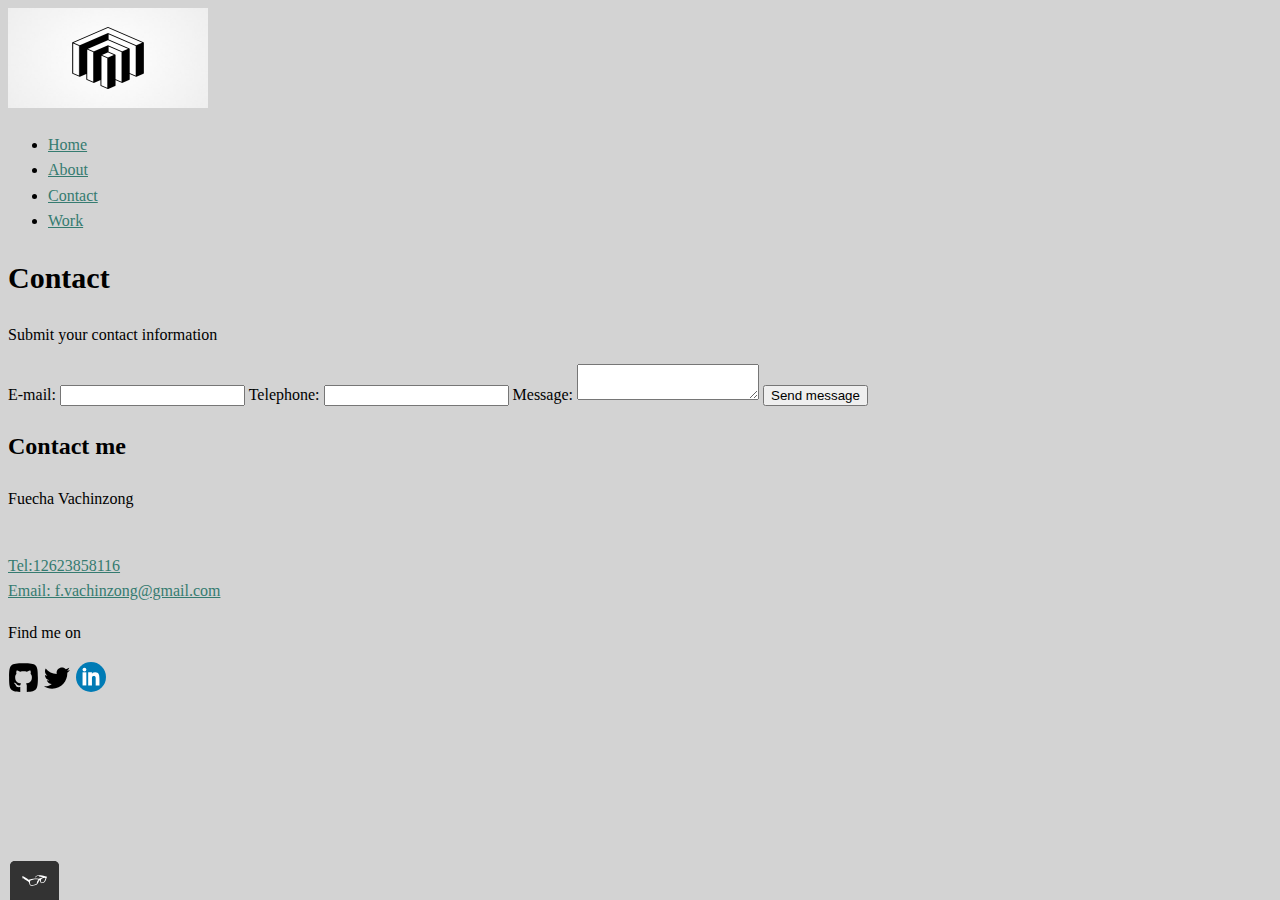
<file: contact.html>
<!DOCTYPE html>
<html>
<head>
    <meta charset="utf-8">
    <meta name="viewport" content="width=device-width, initial-scale=1">
    <link rel="shortcut icon" href="./img/favicon.ico">
    <link rel="stylesheet" type="text/css" href="css/styles.production.css">
    <title>Contact Fuecha</title>
</head>
<body>
    <header> 
        <!-- Add logo image here -->
        <img src="img/logo.jpg" alt="logo" class="page-header__item"> 
        <nav>
            <ul role="menubar">
                <li role="presentation">
                    <a href="index.html" role="menuitem">Home</a>
                </li>
                <li role="presentation">
                    <a href="about.html" role="menuitem">About</a>
                </li>
                <li role="presentation">
                    <a href="contact.html" role="menuitem">Contact</a>
                </li>
                <li role="presentation">
                    <a href="work.html" role="menuitem" class="navigation-list__item">Work</a>
                </li> 
            </ul>
         
        </nav>
    </header>
        
    <main>
        <div>
            <h1>Contact</h1>
            
            <p>Submit your contact information</p>
            <form action="" method="post" id="contact-form">
                <label class="standard-label" for="contact-email">E-mail: </label>
                <input type="email" id="contact-email" required>
              
                <label for="contact-num">Telephone: </label>
                <input type="tel" pattern="\d{3}[\-]\d{3}[\-]\d{4}" id="contact-num">
              
                <label for="message">Message: </label>
                <textarea maxlength="240" required id="message"></textarea>
                <input type="submit" value="Send message">
            </form>
        </div>
        <div>
            <h2>Contact me</h2>
            <p>Fuecha Vachinzong</p>
            <br>
            <a href="tel:+1 262 385 8116">Tel:12623858116</a>
            <br>
            <a  href="mailto:f.vachinzong@gmail.com">Email: f.vachinzong@gmail.com</a>
        </div>
    
    </main>
    <footer>
        <p>Find me on</p>
        <img src="img/4747499_github_icon.svg" alt="Github">
        <img src="img/104501_twitter_bird_icon.svg" alt="Twitter">
        <img src="img/317750_linkedin_icon.svg" alt="LinkedIn">

    </footer>
    <script src="js/tota11y.min.js"></script>
</body>
</html>
</file>
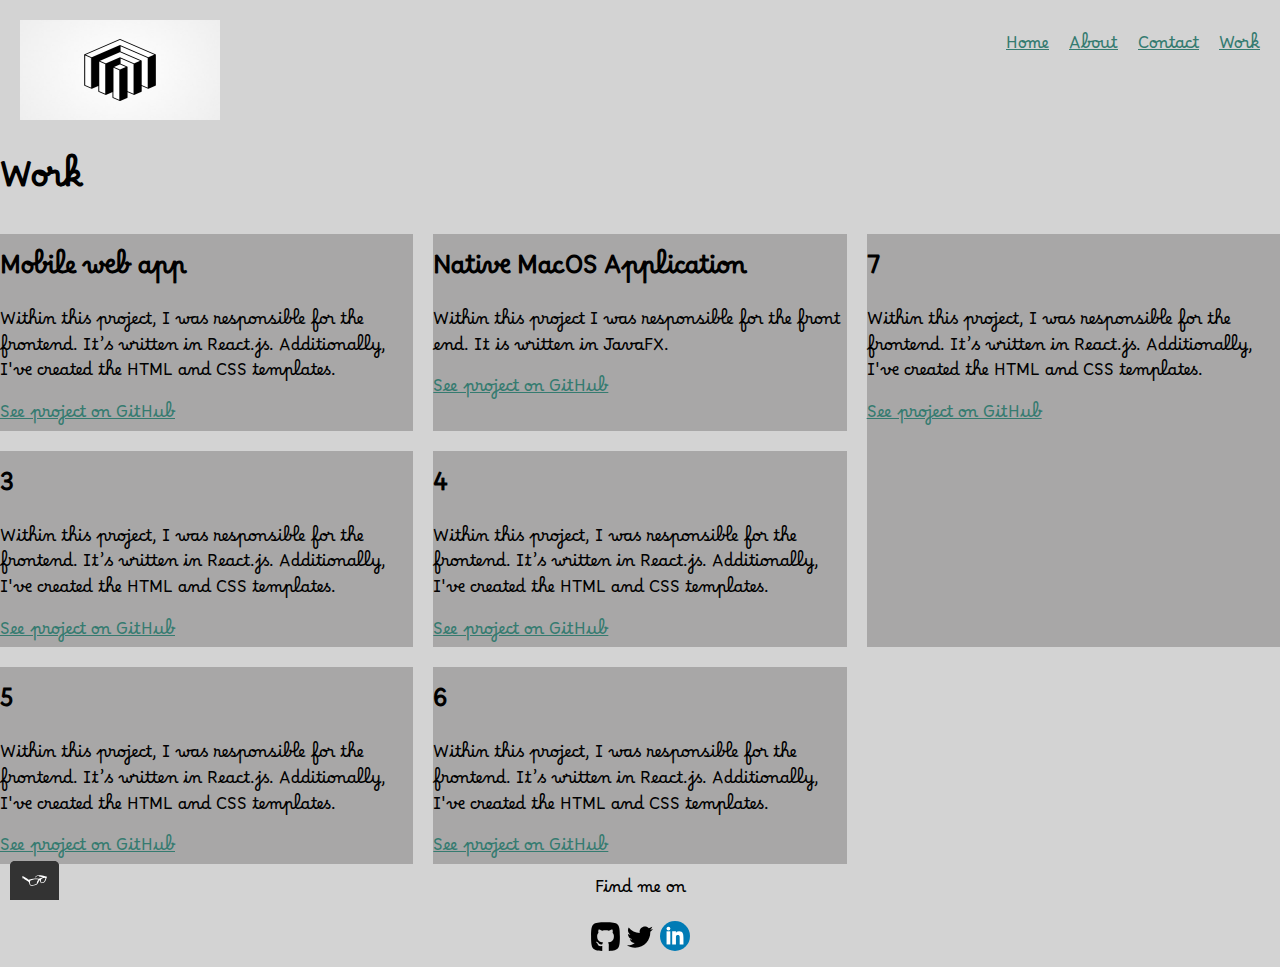
<file: work.html>
<!DOCTYPE html>
<html lang="en">
<head>
    <meta charset="utf-8">
    <meta name="viewport" content="width=device-width, initial-scale=1">
    <link rel="shortcut icon" href="./img/favicon.ico">
    <link rel="preconnect" href="https://fonts.googleapis.com">
    <link rel="preconnect" href="https://fonts.gstatic.com" crossorigin>
    <link href="https://fonts.googleapis.com/css2?family=Borel&display=swap" rel="stylesheet"><!--links font styles to html and css files-->
    <link rel="stylesheet" type="text/css" href="css/styles.production.css"> <!--links css to the html file-->
    <link rel="stylesheet" type="text/css" href="css/normalize.css"><!--normalizes the html files-->
    <!--or CDN option link rel="stylesheet" type="text/css" href="https://cdnjs.cloudflare.com/ajax/libs/normalize/8.0.1/normalize.min.css"-->
    <title>Fuecha Vachinzong Portfolio</title>
</head>
<body>
    <header class="page-header"> 
            <!-- Add logo image here -->
            <img src="img/logo.jpg" alt="logo" class="page-header__item"> 
        <nav class="main-navigation page-header__item">
            <ul role="menubar" class="navigation-list">
                <li role="aria-hidden">
                    <a href="index.html" role="menuitem" class="navigation-list__item navigation-list__item--active">Home</a>
                </li>
                <li role="presentation">
                    <a href="about.html" role="menuitem" class="navigation-list__item">About</a>
                </li>
                <li role="presentation">
                    <a href="contact.html" role="menuitem" class="navigation-list__item">Contact</a>
                </li> 
                <li role="presentation">
                    <a href="work.html" role="menuitem" class="navigation-list__item">Work</a>
                </li> 
            </ul>
             
        </nav>
    </header>
        
    <main>
        <section>
            <h1>Work</h1>
            <div class="grid">
               <!-- Grid items will live here -->
               <div class="grid__item">
                <h2>Mobile web app</h2>
                <p>
                   Within this project, I was responsible for the frontend. It’s written in React.js. Additionally, I've created the HTML and CSS templates.
                </p>
                <a href="#">See project on GitHub</a>
             </div>
             <div class="grid__item">
                <h2>Native MacOS Application</h2>
                <p>
                    Within this project I was responsible for the front end. It is written in JavaFX.                
                </p>
                <a href="#">See project on GitHub</a>
             </div>
             <div class="grid__item">
                <h2>3</h2>
                <p>
                   Within this project, I was responsible for the frontend. It’s written in React.js. Additionally, I've created the HTML and CSS templates.
                </p>
                <a href="#">See project on GitHub</a>
             </div>
             <div class="grid__item">
                <h2>4</h2>
                <p>
                   Within this project, I was responsible for the frontend. It’s written in React.js. Additionally, I've created the HTML and CSS templates.
                </p>
                <a href="#">See project on GitHub</a>
             </div>
             <div class="grid__item">
                <h2>5</h2>
                <p>
                   Within this project, I was responsible for the frontend. It’s written in React.js. Additionally, I've created the HTML and CSS templates.
                </p>
                <a href="#">See project on GitHub</a>
             </div>
             <div class="grid__item">
                <h2>6</h2>
                <p>
                   Within this project, I was responsible for the frontend. It’s written in React.js. Additionally, I've created the HTML and CSS templates.
                </p>
                <a href="#">See project on GitHub</a>
             </div>
             <div class="grid__item">
                <h2>7</h2>
                <p>
                   Within this project, I was responsible for the frontend. It’s written in React.js. Additionally, I've created the HTML and CSS templates.
                </p>
                <a href="#">See project on GitHub</a>
             </div>
            </div>
            
         </section>
         
    </main>
    <footer class="page-footer">
        <p>Find me on</p>
        <div class="social-media">
            <img src="img/4747499_github_icon.svg" alt="Github">
            <img src="img/104501_twitter_bird_icon.svg" alt="Twitter">
            <img src="img/317750_linkedin_icon.svg" alt="LinkedIn">
        </div>
        

    </footer>
    <script src="js/tota11y.min.js"></script>
</body>
</html>
</file>
<file: css/styles.production.css>
/*
* Prefixed by https://autoprefixer.github.io
* PostCSS: v8.4.14,
* Autoprefixer: v10.4.7
* Browsers: last 4 version
*/


body{
    background-color: lightgrey;
    font-family: 'borel', cursive;
    font-weight: 400;
    font-size: 16px;
    line-height: 1.6;
}
h1 {
    font-size: 30px;
    font-weight: 700;
  }
/*
Colors used

Text Color (Dark Gray): #2b2b2b;
Primary Color (Purple): #357b70;
Secondary Color (Orange): #e0b354;
colors can be found at color-hex.com
fonts can be found at fonts.google.com
 */
  * {
  -webkit-box-sizing: border-box;
          box-sizing: border-box;
  }
 a {
    color: #357b70;
  }
  a:hover, a:focus {
    /* No underlining when hovering over a link */
    text-decoration: none;
  }
  a:visited {
    /* visited link */
    color: #5f0404;
  }
  
  a:active {
    /* selected link */
    color: #489c79;
  }

  /*to select multiple classes to use the same rule sets just add a comma */
  .button, button {
    /* overwrites browser defaults and resets the border */
    border: none;
    display: inline-block;

    /* takes the font from the outer container */
    font-family: inherit;

    /* styles the background color, font color, and text decoration (underline, etc.) of the button */
    background-color: #357b70;
    color: white;
    text-decoration: none;

    /*adds spacing to the button (this will be discussed more in-depth later) */
    padding: 10px;
    border-radius: 3px;

    /* gives the button a bottom border with a width of 2px, a type of solid, and a color in RGBA format */
    border-bottom: 2px solid rgba(0, 0, 0, 0.3);
    -webkit-transition-duration: .2s;
         -o-transition-duration: .2s;
            transition-duration: .2s;
    -webkit-transition-property: opacity;
    -o-transition-property: opacity;
    transition-property: opacity;
  }
  button:hover, button:focus,.button:hover,.button:focus {
    /* lets the mouse appear as a hand when hovering over the button */
    cursor: pointer;

    /* reduces the opacity of the button to 80% */
    opacity: 0.5;
  }
  .table1{
    margin: auto;
  }
  .page-header {
    display: -webkit-box;
    display: -ms-flexbox;
    display: flex;
    width: 100%;
    padding: 20px;
  }
  .page-header__item {
    -webkit-box-flex: 0;
        -ms-flex: 0 1 200px;
            flex: 0 1 200px;
  }
  .page-header__item:first-child{
    height: 100px;
    width: 200px;
  }

  .page-header__item:last-child {
    -webkit-box-flex: 1;
        -ms-flex-positive: 1;
            flex-grow: 1;
    text-align: right;
  }
  .navigation-list {
    list-style-type: none;
  }
  .navigation-list li {
    display: inline-block;
    margin-left: 15px;
  }
  .profile {
    max-width: 700px;
    margin: 0 auto;
  }
  .profile__portrait {
    float: left;
    width: 250px;
    margin-right: 40px;
    border-radius: 50%;
  }
  .page-footer {
    clear: both;
    display:-webkit-box;
    display:-ms-flexbox;
    display:flex;
    -webkit-box-orient: vertical;
    -webkit-box-direction: normal;
        -ms-flex-direction: column;
            flex-direction: column;
    text-align: center;
  }
  /* start grid fallback, used if the browser doesn't recognize the grid */
.grid__item {
  display: inline-block;
  width: 33%;
 }
 /* end grid fallback */
 @supports (display: grid) {
  .grid {
    display: -ms-grid;
    display: grid;
    /*grid-template-columns: 300px 300px 300px;
    grid-template-rows: 300px 300px; These are specific properties of a grid*/
    -ms-grid-columns: 1fr 20px 1fr 20px 1fr;
    grid-template-columns: 1fr 1fr 1fr; /*These make the grid flexible. fr = fraction, makes it allocate available space to the grid*/
    grid-gap: 20px; /*the space between each grid.*/
    margin: 0;
  }
  .grid__item {
    background-color: rgb(168, 167, 167);
    width: auto;
    min-height: auto;
    margin: 0;
  }
  .grid__item:last-child {
    -ms-grid-column: 3;
    grid-column: 3 / 3;
    -ms-grid-row: 1;
    -ms-grid-row-span: 2;
    grid-row: 1 / 3;
  }
}
@media all and (max-width: 500px) {
  .grid {
    -ms-grid-columns: 1fr;
    grid-template-columns: 1fr;
  }
}
@media all and (min-width: 500px) and (max-width: 750px){
  .grid {
    -ms-grid-columns: 1fr 20px 1fr;
    grid-template-columns: 1fr 1fr;
  }
}
@media all and (max-width: 750px) {
  .grid {
    grid-gap: 10px;
  }
  .grid__item:last-child {
    grid-column: auto / auto;
    grid-row: auto / auto;
  }
  h1 {
    font-size: 22px;
  }
}
.info-text{
  text-align: center;
}
@-webkit-keyframes color-change {
  from {
    fill: #ffd659;
  }
  to {
    fill: #f32c2c;
  }
  /*if I wanted more colors at certain intervals here is an example code
  @keyframes color-change {
  0% {
    fill: #edc655;
  }
  50% {
    fill: #fcffad;
  }
  100% {
    fill: #f76414;
  }
}
  */
}
@keyframes color-change {
  from {
    fill: #ffd659;
  }
  to {
    fill: #f32c2c;
  }
  /*if I wanted more colors at certain intervals here is an example code
  @keyframes color-change {
  0% {
    fill: #edc655;
  }
  50% {
    fill: #fcffad;
  }
  100% {
    fill: #f76414;
  }
}
  */
}
.sun {
  -webkit-animation-duration: 4s;
          animation-duration: 4s; /*color-change infinite alternate linear;*/
  -webkit-animation-name: color-change;
          animation-name: color-change;
  -webkit-animation-iteration-count: infinite;
          animation-iteration-count: infinite;
  -webkit-animation-direction: alternate;
          animation-direction: alternate;
  -webkit-animation-timing-function: linear;
          animation-timing-function: linear;
}
/*@keyframes cloud-move {
  from {
    transform: translate(0, 50px);
  }
  to {
    transform: translate(200px, 50px);
  }
}
.cloud-front {
  animation-duration: 30s cloud-move infinite alternate linear;
  animation-name: cloud-move;
  animation-iteration-count: infinite;
  animation-direction: alternate;
  animation-timing-function: linear;
}
*/
@-webkit-keyframes cloud-move-reverse {
  from {
    -webkit-transform: translate(446px, 48px);
            transform: translate(446px, 48px);
  }
  to {
    -webkit-transform: translate(100px, 48px);
            transform: translate(100px, 48px);
  }
}
@keyframes cloud-move-reverse {
  from {
    -webkit-transform: translate(446px, 48px);
            transform: translate(446px, 48px);
  }
  to {
    -webkit-transform: translate(100px, 48px);
            transform: translate(100px, 48px);
  }
}
.cloud-back {
  -webkit-animation: 34s cloud-move-reverse infinite alternate linear;
          animation: 34s cloud-move-reverse infinite alternate linear;
}
</file>
